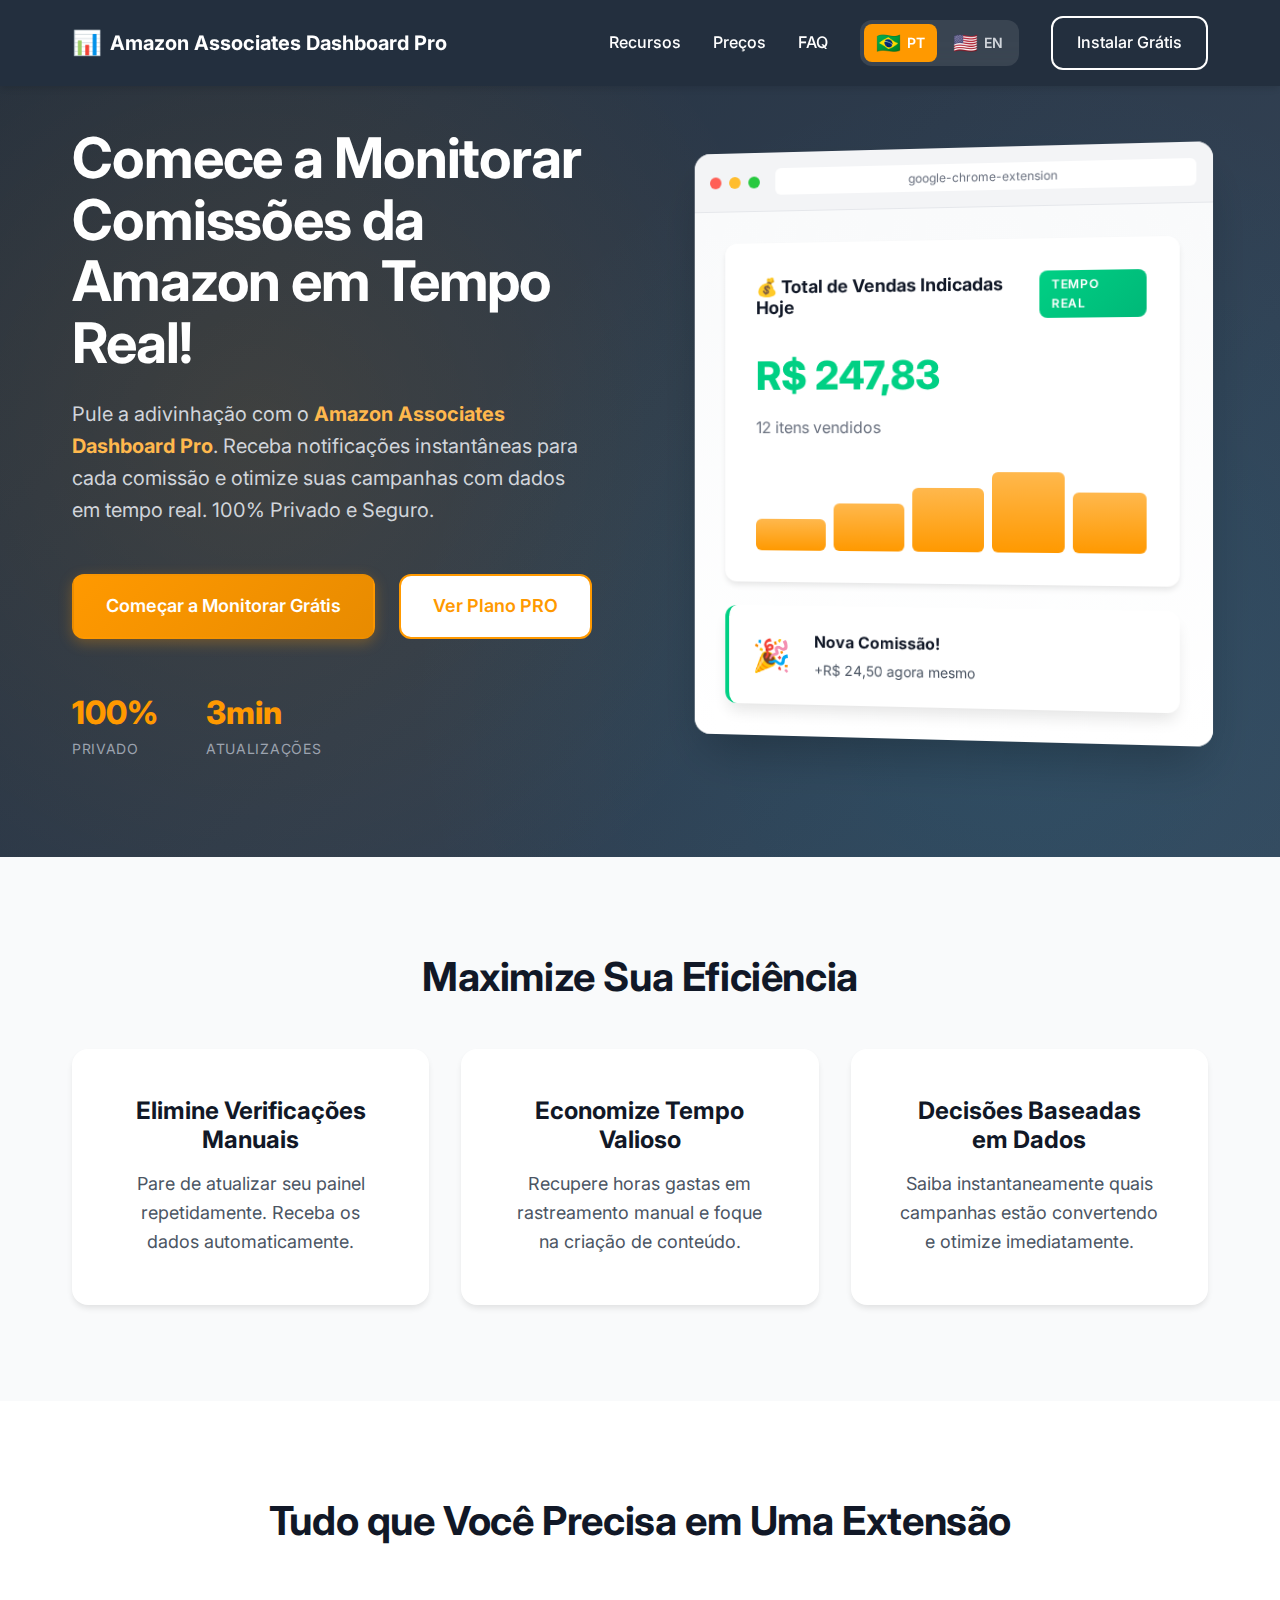
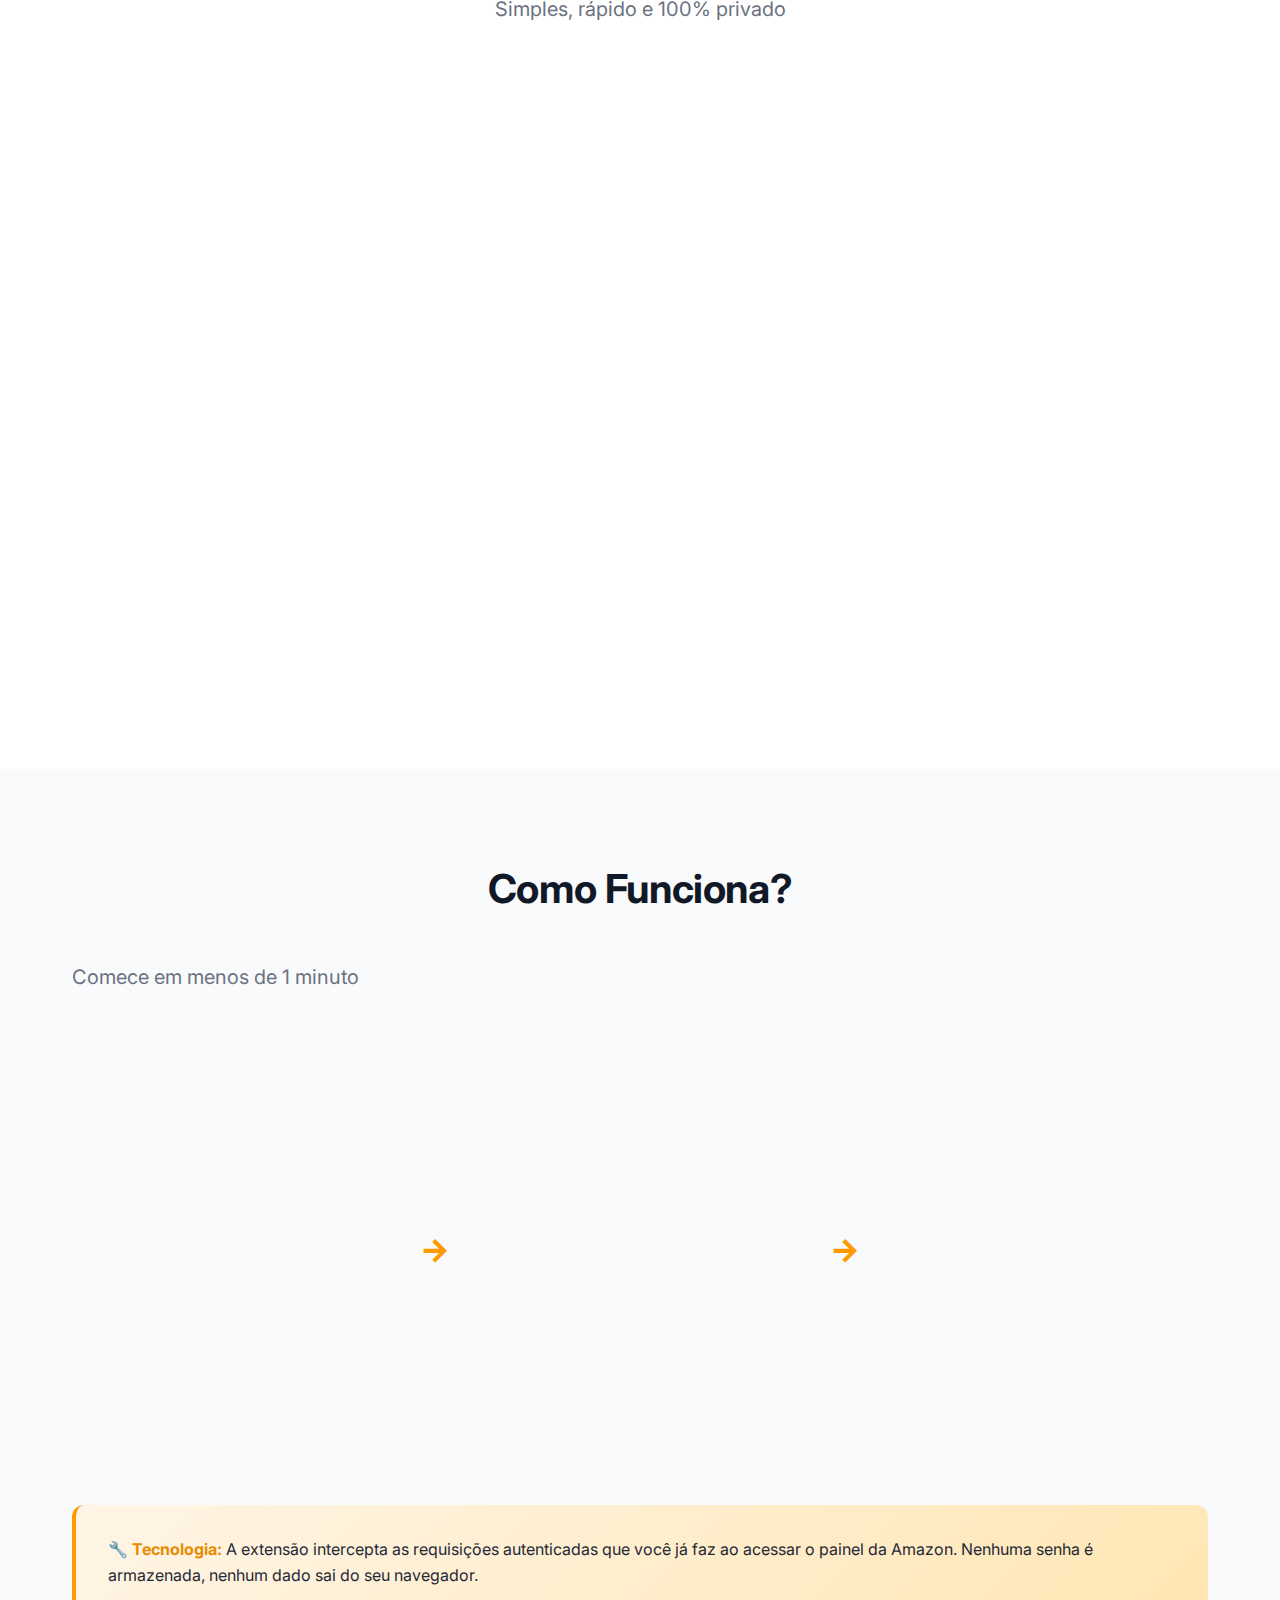
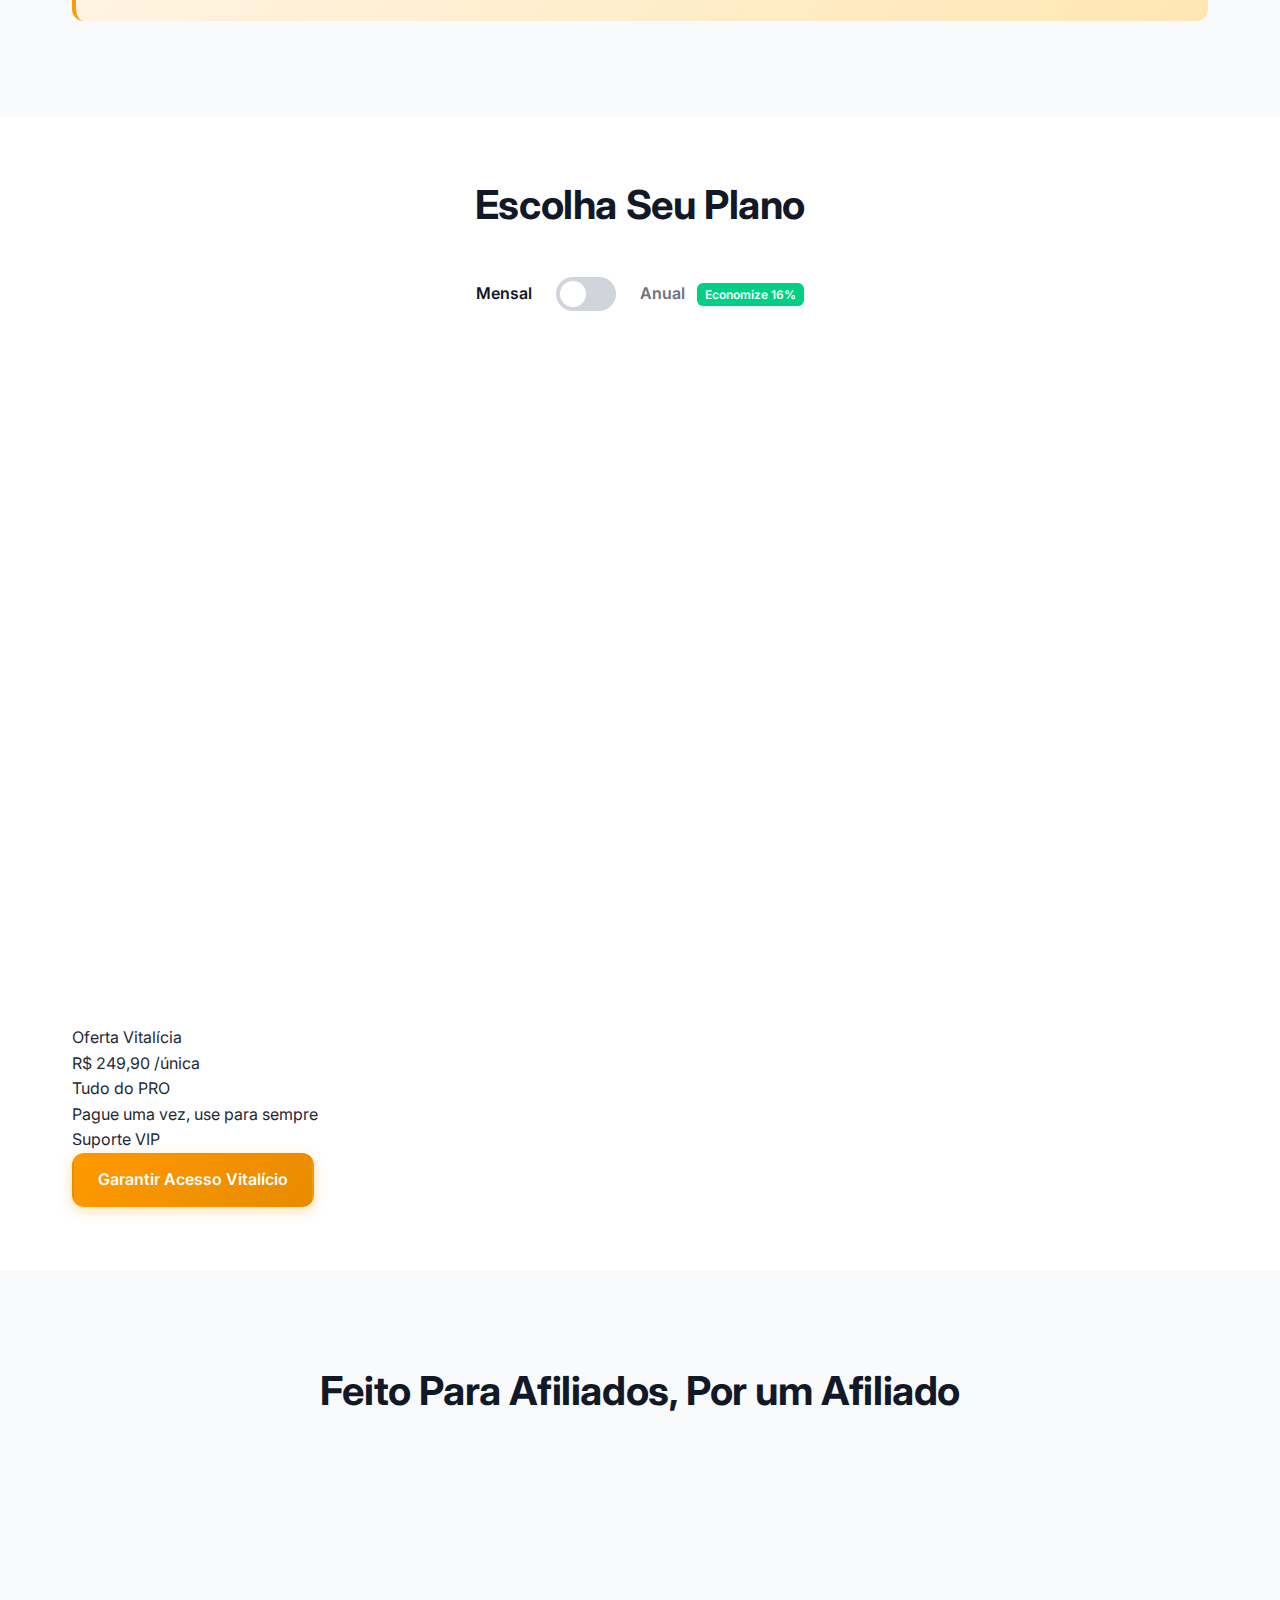
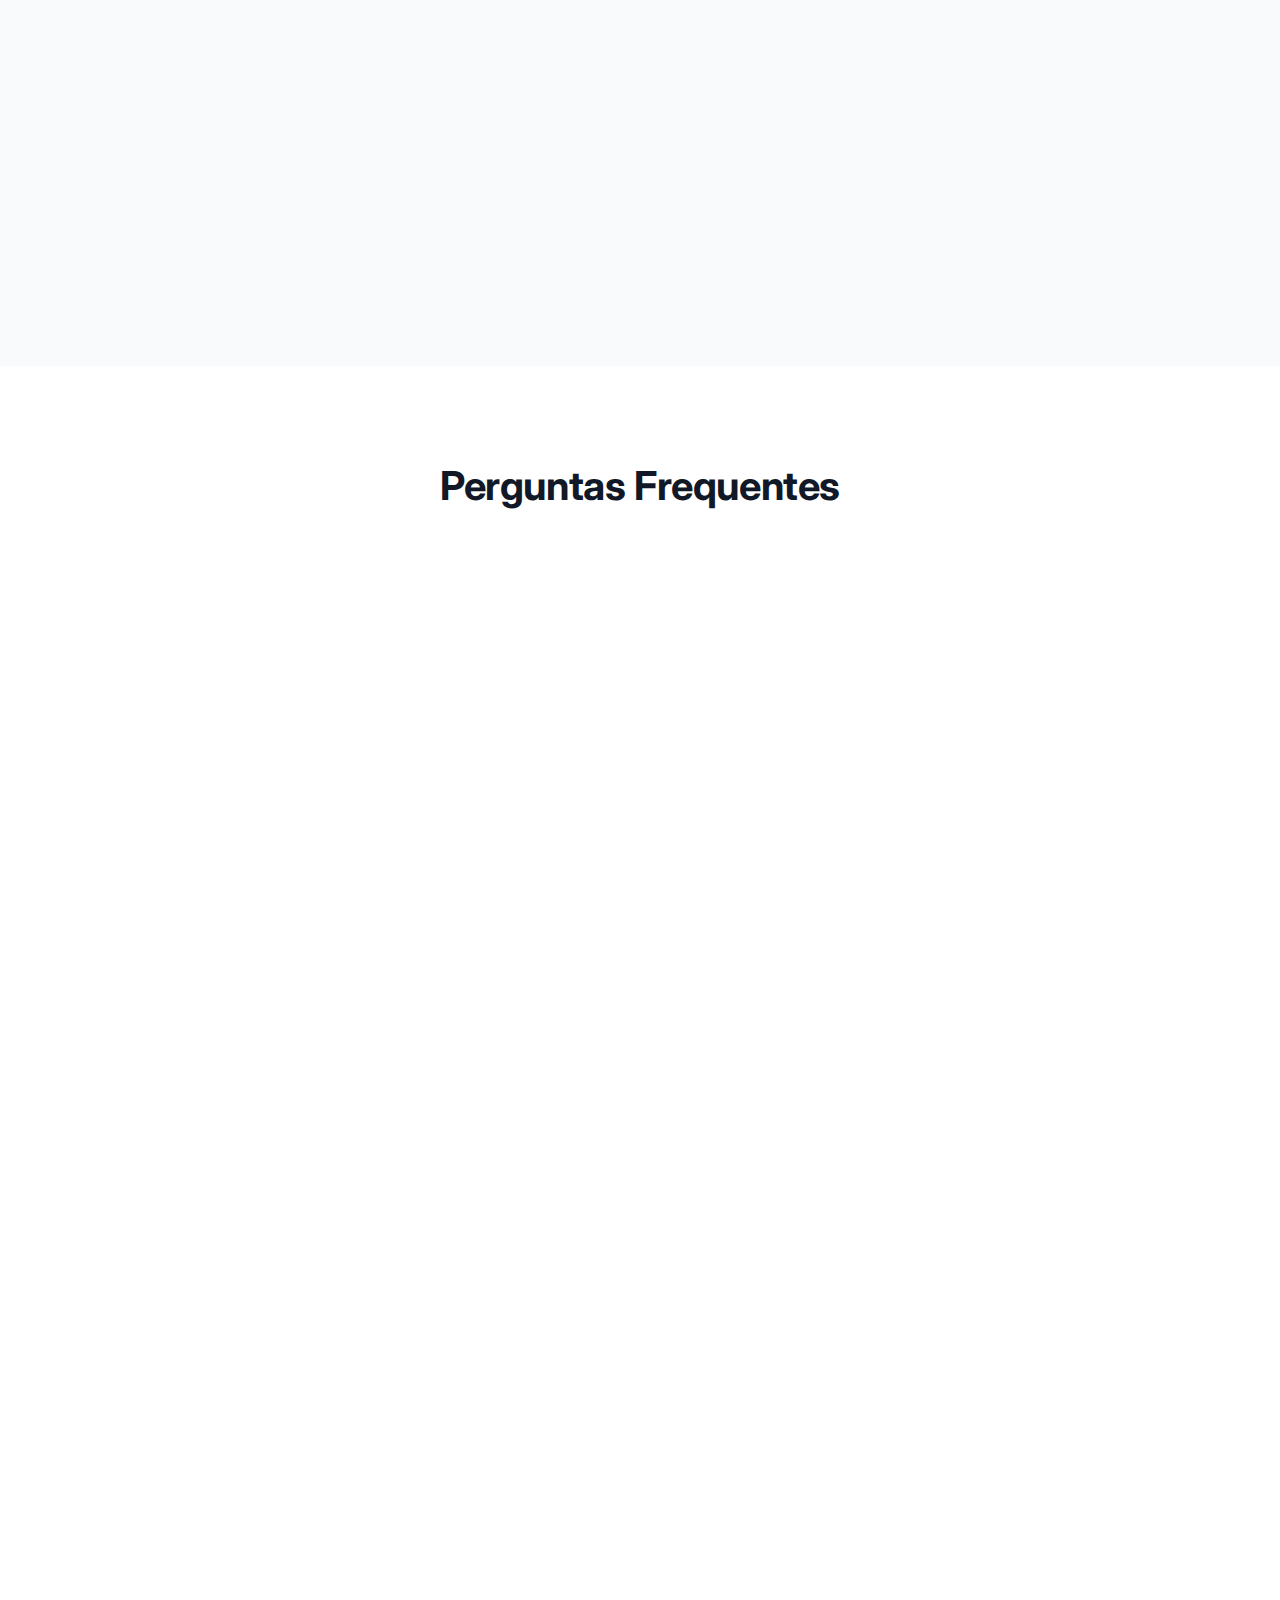
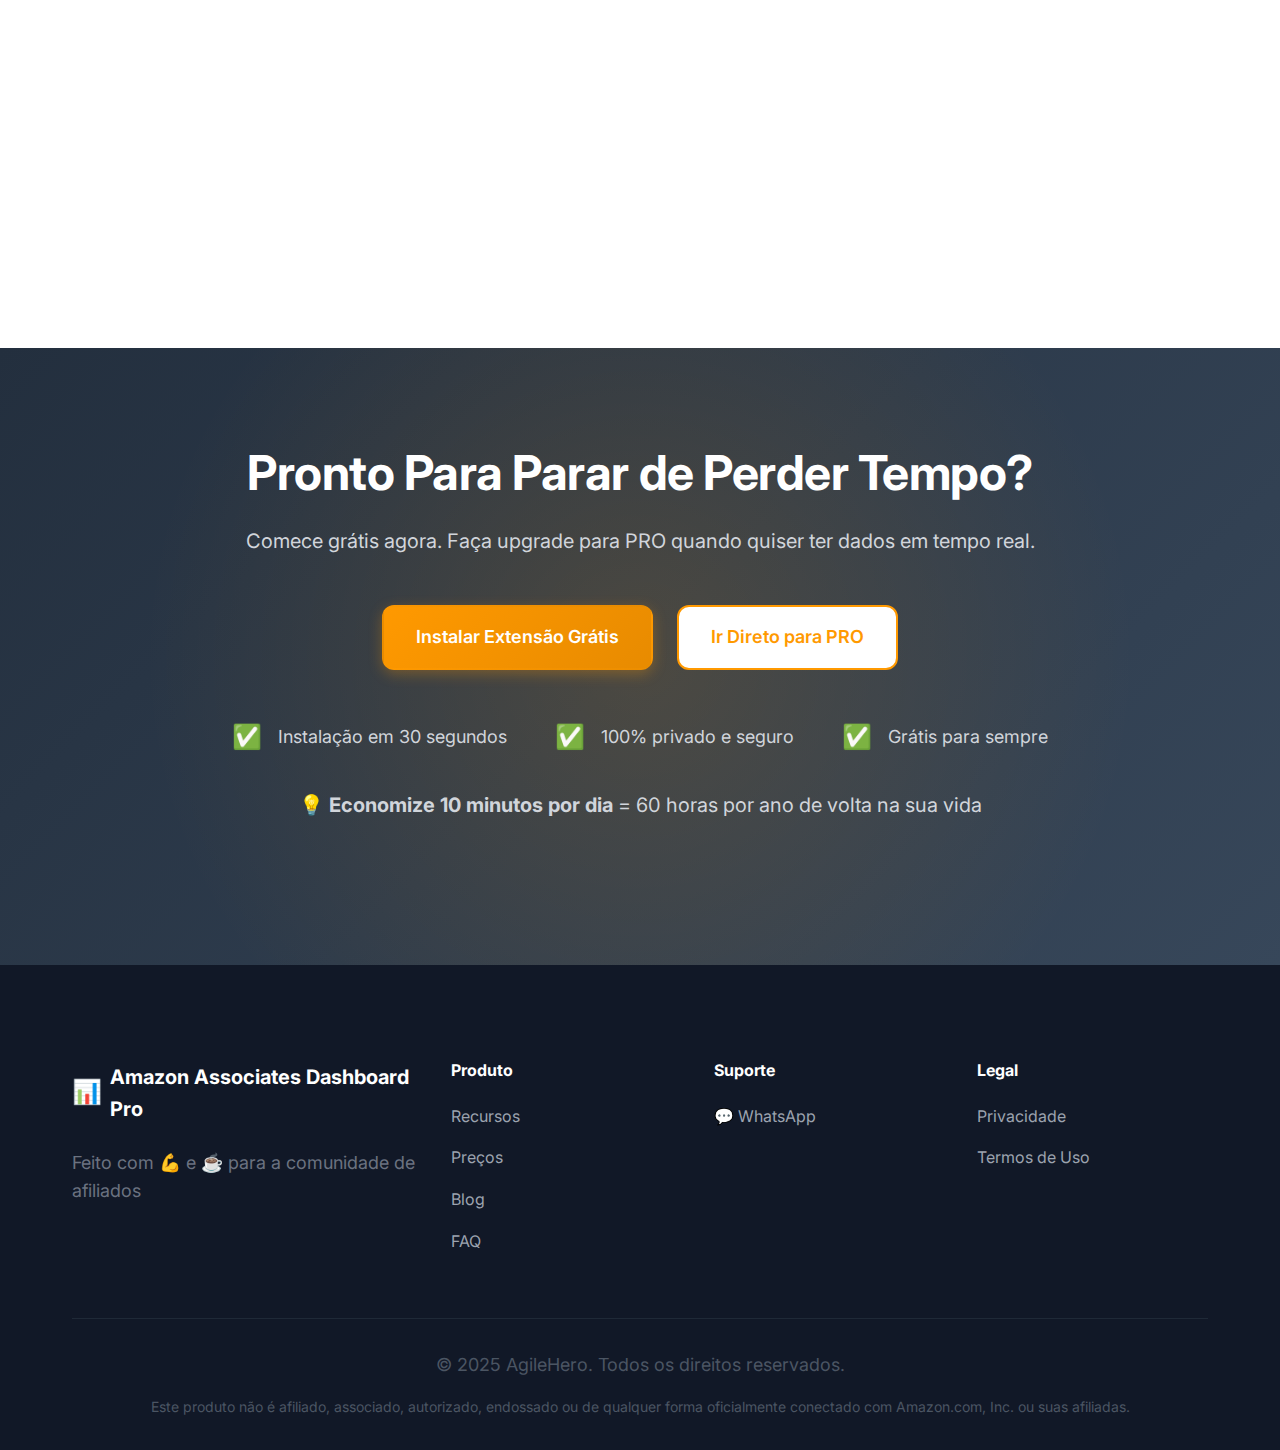
<file: index.html>
<!DOCTYPE html>
<html lang="pt-BR">
<head>
    <meta charset="UTF-8">
    <meta name="viewport" content="width=device-width, initial-scale=1.0">
    <meta name="description" content="Monitore Comissões da Amazon Associados em tempo real. Notificações instantâneas, dados automáticos e 100% privado. Grátis para sempre!">
    <title>Amazon Associates Dashboard Pro - Monitore Comissões em Tempo Real</title>
    <link rel="stylesheet" href="styles.css">
    <link rel="preconnect" href="https://fonts.googleapis.com">
    <link rel="preconnect" href="https://fonts.gstatic.com" crossorigin>
    <link href="https://fonts.googleapis.com/css2?family=Inter:wght@300;400;500;600;700;800&display=swap" rel="stylesheet">
    <!-- Google tag (gtag.js) -->
<script async src="https://www.googletagmanager.com/gtag/js?id=G-SMFSHMH4WF"></script>
<script>
  window.dataLayer = window.dataLayer || [];
  function gtag(){dataLayer.push(arguments);}
  gtag('js', new Date());

  gtag('config', 'G-SMFSHMH4WF');
</script>
<script>
function gtag_report_conversion(url) {
  var callback = function () {
    if (typeof(url) != 'undefined') {
      window.location = url;
    }
  };
  gtag('event', 'conversion', {
      'send_to': 'AW-17595225654/VTV1CJfQ1qAbELash8ZB',
      'value': 1.0,
      'currency': 'BRL',
      'event_callback': callback
  });
  return false;
}
</script>
</head>
<body>
    <!-- Hero Section -->
    <header class="hero">
        <nav class="nav">
            <div class="container nav-container">
                <div class="logo">
                    <span class="logo-icon">📊</span>
                    <span class="logo-text">Amazon Associates Dashboard Pro</span>
                </div>
                <div class="nav-links">
                    <a href="#features">Recursos</a>
                    <a href="#pricing">Preços</a>
                    <a href="#faq">FAQ</a>
                    <div class="language-selector">
                        <a href="index.html" class="lang-option active" data-lang="pt">
                            <span class="flag">🇧🇷</span>
                            <span class="lang-text">PT</span>
                        </a>
                        <a href="index-en.html" class="lang-option" data-lang="en">
                            <span class="flag">🇺🇸</span>
                            <span class="lang-text">EN</span>
                        </a>
                    </div>
                    <a href="https://chromewebstore.google.com/detail/amazon-associates-dashboa/lmgafbcblmllgldhgdadahodfaenonhi" onclick="return gtag_report_conversion(this.href);" target="_blank" class="btn btn-primary-outline">Instalar Grátis</a>
                </div>
            </div>
        </nav>

        <div class="container hero-content">
            <div class="hero-text">
                <h1 class="hero-title">
                    Comece a Monitorar Comissões da Amazon em Tempo Real!
                </h1>
                <p class="hero-subtitle">
                    Pule a adivinhação com o <strong>Amazon Associates Dashboard Pro</strong>. Receba notificações instantâneas para cada comissão e otimize suas campanhas com dados em tempo real.
                    100% Privado e Seguro.
                </p>
                <div class="hero-cta">
                    <a href="https://chromewebstore.google.com/detail/amazon-associates-dashboa/lmgafbcblmllgldhgdadahodfaenonhi" onclick="return gtag_report_conversion(this.href);" target="_blank" class="btn btn-primary btn-large">
                        Começar a Monitorar Grátis
                    </a>
                    <a href="#pricing" class="btn btn-secondary btn-large">
                        Ver Plano PRO
                    </a>
                </div>
                <div class="hero-stats">
                    <div class="stat">
                        <span class="stat-number">100%</span>
                        <span class="stat-label">Privado</span>
                    </div>
                    <div class="stat">
                        <span class="stat-number">5min</span>
                        <span class="stat-label">Atualizações</span>
                    </div>
                </div>
            </div>
            <div class="hero-image">
                <div class="browser-mockup">
                    <div class="browser-header">
                        <div class="browser-buttons">
                            <span class="dot red"></span>
                            <span class="dot yellow"></span>
                            <span class="dot green"></span>
                        </div>
                        <div class="browser-url">google-chrome-extension</div>
                    </div>
                    <div class="browser-content">
                        <div class="dashboard-preview">
                            <div class="preview-header">
                                <h3>💰 Total de Vendas Indicadas Hoje</h3>
                                <span class="preview-badge">Tempo Real</span>
                            </div>
                            <div class="preview-amount">R$ 247,83</div>
                            <div class="preview-items">12 itens vendidos</div>
                            <div class="preview-chart">
                                <div class="chart-bar" style="height: 40%"></div>
                                <div class="chart-bar" style="height: 60%"></div>
                                <div class="chart-bar" style="height: 80%"></div>
                                <div class="chart-bar" style="height: 100%"></div>
                                <div class="chart-bar" style="height: 75%"></div>
                            </div>
                        </div>
                        <div class="notification-preview">
                            <div class="notification">
                                <span class="notification-icon">🎉</span>
                                <div class="notification-content">
                                    <strong>Nova Comissão!</strong>
                                    <p>+R$ 24,50 agora mesmo</p>
                                </div>
                            </div>
                        </div>
                    </div>
                </div>
            </div>
        </div>

    </header>

    <!-- Problem Section -->
    <section class="problem-section">
        <div class="container">
            <h2 class="section-title">Maximize Sua Eficiência</h2>
            <div class="problem-grid">
                <div class="problem-card">
                    <!-- <div class="problem-icon">📉</div> -->
                    <h3>Elimine Verificações Manuais</h3>
                    <p>Pare de atualizar seu painel repetidamente. Receba os dados automaticamente.</p>
                </div>
                <div class="problem-card">
                    <!-- <div class="problem-icon">⏱️</div> -->
                    <h3>Economize Tempo Valioso</h3>
                    <p>Recupere horas gastas em rastreamento manual e foque na criação de conteúdo.</p>
                </div>
                <div class="problem-card">
                    <!-- <div class="problem-icon">📈</div> -->
                    <h3>Decisões Baseadas em Dados</h3>
                    <p>Saiba instantaneamente quais campanhas estão convertendo e otimize imediatamente.</p>
                </div>
            </div>
        </div>
    </section>

    <!-- Features Section -->
    <section id="features" class="features-section">
        <div class="container">
            <div class="section-header">
                <h2 class="section-title">Tudo que Você Precisa em Uma Extensão</h2>
                <p class="section-subtitle">Simples, rápido e 100% privado</p>
            </div>

            <div class="features-grid">
                <div class="feature-card">
                    <!-- <div class="feature-icon">📊</div> -->
                    <h3>Dashboard Completo</h3>
                    <p>Veja suas comissões de ontem, esta semana e este mês. Grátis para sempre!</p>
                </div>

                <div class="feature-card featured">
                    <div class="feature-badge">PRO</div>
                    <!-- <div class="feature-icon">⚡</div> -->
                    <h3>Vendas ao Vivo</h3>
                    <p>Não espere até amanhã. Acompanhe as comissões de HOJE com atualizações automáticas a cada 5 minutos</p>
                </div>

                <div class="feature-card featured">
                    <div class="feature-badge">PRO</div>
                    <!-- <div class="feature-icon">🔔</div> -->
                    <h3>Notificações Instantâneas</h3>
                    <p>O som do dinheiro caindo. Receba um alerta no navegador cada vez que alguém comprar pelo seu link</p>
                </div>

                <div class="feature-card">
                    <!-- <div class="feature-icon">🔒</div> -->
                    <h3>100% Privado</h3>
                    <p>Nenhum dado é enviado para servidores. Tudo funciona no SEU navegador</p>
                </div>

                <div class="feature-card">
                    <!-- <div class="feature-icon">⚙️</div> -->
                    <h3>Zero Configuração</h3>
                    <p>Instale e pronto! A extensão captura automaticamente seus dados da Amazon</p>
                </div>

                <div class="feature-card">
                    <!-- <div class="feature-icon">📌</div> -->
                    <h3>Modo Aba Pinnada</h3>
                    <p>Mantém uma aba fixa da Amazon aberta para verificações mais eficientes</p>
                </div>
            </div>
        </div>
    </section>

    <!-- How It Works Section -->
    <section class="how-it-works">
        <div class="container">
            <h2 class="section-title">Como Funciona?</h2>
            <p class="section-subtitle">Comece em menos de 1 minuto</p>

            <div class="steps">
                <div class="step">
                    <div class="step-number">1</div>
                    <div class="step-content">
                        <h3>Instale a Extensão</h3>
                        <p>Um clique na Chrome Web Store e pronto</p>
                    </div>
                </div>

                <div class="step-arrow">→</div>

                <div class="step">
                    <div class="step-number">2</div>
                    <div class="step-content">
                        <h3>Acesse o Painel da Amazon Associados</h3>
                        <p>Visite associados.amazon.com.br (você já está logado)</p>
                    </div>
                </div>

                <div class="step-arrow">→</div>

                <div class="step">
                    <div class="step-number">3</div>
                    <div class="step-content">
                        <h3>Receba Notificações</h3>
                        <p>A extensão começa a monitorar automaticamente</p>
                    </div>
                </div>
            </div>

            <div class="tech-note">
                <strong>🔧 Tecnologia:</strong> A extensão intercepta as requisições autenticadas que você já faz ao acessar o painel da Amazon. 
                Nenhuma senha é armazenada, nenhum dado sai do seu navegador.
            </div>
        </div>
    </section>

    <!-- Pricing Section -->
    <section id="pricing" class="pricing-section">
        <div class="container">
            <h2 class="section-title">Escolha Seu Plano</h2>
            <p class="section-subtitle"></p>

            <div class="pricing-toggle">
                <span class="toggle-label active" data-period="monthly">Mensal</span>
                <label class="switch">
                    <input type="checkbox" id="pricingToggle">
                    <span class="slider"></span>
                </label>
                <span class="toggle-label" data-period="annual">
                    Anual 
                    <span class="save-badge">Economize 16%</span>
                </span>
            </div>

            <div class="pricing-grid">
                <!-- FREE Plan -->
                <div class="pricing-card">
                    <div class="pricing-header">
                        <h3>FREE</h3>
                        <div class="price">
                            <span class="price-currency">R$</span>
                            <span class="price-amount">0</span>
                            <span class="price-period">/sempre</span>
                        </div>
                    </div>
                    <ul class="pricing-features">
                        <li class="included">✅ Dashboard de vendas</li>
                        <li class="included">✅ Dados de <strong>ontem</strong></li>
                        <li class="included">✅ Dados de <strong>esta semana</strong></li>
                        <li class="included">✅ Dados de <strong>este mês</strong></li>
                        <li class="included">✅ 100% privado</li>
                        <li class="included">✅ Atualizações automáticas</li>
                        <li class="not-included">❌ Dados de hoje</li>
                        <li class="not-included">❌ Notificações instantâneas</li>
                    </ul>
                    <a href="https://chromewebstore.google.com/detail/amazon-associates-dashboa/lmgafbcblmllgldhgdadahodfaenonhi" onclick="return gtag_report_conversion(this.href);" target="_blank" class="btn btn-secondary btn-block">Instalar Grátis</a>
                </div>

                <!-- PRO Plan -->
                <div class="pricing-card featured">
                    <div class="pricing-badge">MAIS POPULAR</div>
                    <div class="pricing-header">
                        <h3>PRO</h3>
                        <div class="price" id="proPrice">
                            <span class="price-currency">R$</span>
                            <span class="price-amount">9,90</span>
                            <span class="price-period">/mês</span>
                        </div>
                        <div class="price-note" id="priceNote">Se fizer uma indicação a mais, já se pagou.</div>
                    </div>
                    <ul class="pricing-features">
                        <li class="included">✅ <strong>Tudo do FREE</strong></li>
                        <li class="included highlight">✅ Vendas de <strong>HOJE</strong> em tempo real</li>
                        <li class="included highlight">✅ Notificações instantâneas</li>
                        <li class="included highlight">✅ Atualizações a cada 5 minutos</li>
                        <li class="included">✅ Modo aba pinnada</li>
                        <li class="included">✅ Suporte prioritário</li>
                        <li class="included">✅ Acesso antecipado a novos países</li>
                    </ul>
                    <a href="https://buy.stripe.com/3cI14o5uF9KxarL6Xj9k40d" onclick="return gtag_report_conversion(this.href);" class="btn btn-primary btn-block" id="proPriceBtn">
                        Assinar PRO Mensal
                    </a>
                    <p class="money-back">💰 Cancele quando quiser, sem complicação</p>
                </div>
            </div>

            <!-- Lifetime Deal Banner -->
            <div class="lifetime-banner">
                <div class="lifetime-content">
                    <div class="lifetime-header">
                        <div class="lifetime-title">Oferta Vitalícia</div>
                        <div class="lifetime-price-tag">
                            <span class="lifetime-amount">R$ 249,90</span>
                            <span class="lifetime-period">/única</span>
                        </div>
                    </div>
                    
                    <div class="lifetime-features-inline">
                        <div class="lifetime-feature-dot">Tudo do PRO</div>
                        <div class="lifetime-feature-dot">Pague uma vez, use para sempre</div>
                        <div class="lifetime-feature-dot">Suporte VIP</div>
                    </div>
                    
                    <div class="lifetime-cta">
                        <a href="https://buy.stripe.com/bJeeVef5f9Kx1VfdlH9k40f" onclick="return gtag_report_conversion(this.href);" class="btn btn-primary">
                            Garantir Acesso Vitalício
                        </a>
                    </div>
                </div>
            </div>
        </div>
    </section>

    <!-- Social Proof Section -->
    <section class="social-proof">
        <div class="container">
            <h2 class="section-title">Feito Para Afiliados, Por um Afiliado</h2>
            
            <div class="testimonials">
                <div class="testimonial">
                    <div class="testimonial-stars">⭐⭐⭐⭐⭐</div>
                    <p class="testimonial-text">"Antes eu abria o painel da Amazon Associados umas 15 vezes por dia. Agora só abro quando recebo a notificação de comissão. Economizo muito tempo!"</p>
                    <div class="testimonial-author">
                        <div class="author-avatar">M</div>
                        <div class="author-info">
                            <strong>Marcos S.</strong>
                            <span>Afiliado há 3 anos</span>
                        </div>
                    </div>
                </div>

                <div class="testimonial">
                    <div class="testimonial-stars">⭐⭐⭐⭐⭐</div>
                    <p class="testimonial-text">"A melhor parte é não precisar fazer login em nenhum lugar. A extensão usa minha sessão da Amazon que já está aberta. Genial!"</p>
                    <div class="testimonial-author">
                        <div class="author-avatar">C</div>
                        <div class="author-info">
                            <strong>Carla F.</strong>
                            <span>Marketing Digital</span>
                        </div>
                    </div>
                </div>

                <div class="testimonial">
                    <div class="testimonial-stars">⭐⭐⭐⭐⭐</div>
                    <p class="testimonial-text">"Por R$ 9,90/mês ter dados em tempo real e notificações é um no-brainer. Vale cada centavo!"</p>
                    <div class="testimonial-author">
                        <div class="author-avatar">R</div>
                        <div class="author-info">
                            <strong>Rafael M.</strong>
                            <span>YouTuber de Tech</span>
                        </div>
                    </div>
                </div>
            </div>
        </div>
    </section>

    <!-- FAQ Section -->
    <section id="faq" class="faq-section">
        <div class="container">
            <h2 class="section-title">Perguntas Frequentes</h2>
            
            <div class="faq-grid">
                <div class="faq-item">
                    <h3 class="faq-question">❓ Como a extensão funciona sem eu fazer login?</h3>
                    <p class="faq-answer">A extensão intercepta as requisições que você já faz quando acessa o painel da Amazon Associados. Ela captura os cookies e headers de autenticação da sua sessão ativa e os reutiliza para buscar os dados automaticamente. Nenhuma senha é armazenada!</p>
                </div>

                <div class="faq-item">
                    <h3 class="faq-question">🔒 Meus dados são seguros?</h3>
                    <p class="faq-answer">100% seguros! Nenhum dado sai do seu navegador. A extensão não tem backend, não envia informações para servidores. Tudo funciona localmente no Chrome usando a API oficial da Amazon que você já está autenticado.</p>
                </div>

                <div class="faq-item">
                    <h3 class="faq-question">🌍 Funciona em que países?</h3>
                    <p class="faq-answer">Atualmente apenas Brasil (associados.amazon.com.br). Mas já temos suporte pronto para EUA, Reino Unido, Alemanha, França, Itália, Espanha, Canadá, México, Japão e Austrália. Vou ativar conforme a demanda. Assinantes PRO têm acesso antecipado!</p>
                </div>

                <div class="faq-item">
                    <h3 class="faq-question">💰 Como funciona o pagamento?</h3>
                    <p class="faq-answer">O pagamento é processado pelo Stripe (mesma plataforma que Shopify, Slack, etc). Após assinar, você recebe a chave de licença. Cole nas configurações da extensão e pronto!</p>
                </div>

                <div class="faq-item">
                    <h3 class="faq-question">📱 Funciona no celular?</h3>
                    <p class="faq-answer">No momento apenas no Google Chrome desktop. Extensões do Chrome mobile têm limitações técnicas. Mas você pode acessar o painel da Amazon Associados pelo celular normalmente.</p>
                </div>

                <div class="faq-item">
                    <h3 class="faq-question">🎁 Como uso o cupom EARLYBIRD50?</h3>
                    <p class="faq-answer">No checkout do Stripe, clique em "Add promotion code" e digite EARLYBIRD50. Você terá 50% de desconto no primeiro pagamento (mensal ou anual).</p>
                </div>

                <div class="faq-item">
                    <h3 class="faq-question">🔄 Posso cancelar quando quiser?</h3>
                    <p class="faq-answer">Sim! Sem multas, sem burocracia. É só enviar uma mensagem no WhatsApp e eu cancelo na hora. Se preferir, pode gerenciar pelo portal do Stripe também.</p>
                </div>

                <div class="faq-item">
                    <h3 class="faq-question">⏰ Com que frequência os dados atualizam?</h3>
                    <p class="faq-answer">Plano FREE: dados históricos ficam em cache por 30 minutos. Plano PRO: dados de hoje atualizam a cada 5 minutos + notificações instantâneas quando há novas vendas.</p>
                </div>
            </div>
        </div>
    </section>

    <!-- CTA Section -->
    <section id="cta" class="cta-section">
        <div class="container">
            <div class="cta-content">
                <h2>Pronto Para Parar de Perder Tempo?</h2>
                <p>Comece grátis agora. Faça upgrade para PRO quando quiser ter dados em tempo real.</p>
                
                <div class="cta-buttons">
                    <a href="https://chromewebstore.google.com/detail/amazon-associates-dashboa/lmgafbcblmllgldhgdadahodfaenonhi" onclick="return gtag_report_conversion(this.href);" target="_blank" class="btn btn-primary btn-large">
                        Instalar Extensão Grátis
                    </a>
                    <a href="https://buy.stripe.com/bJeeVef5f9Kx1VfdlH9k40f" onclick="return gtag_report_conversion(this.href);" class="btn btn-secondary btn-large">
                        Ir Direto para PRO
                    </a>
                </div>

                <div class="cta-features">
                    <div class="cta-feature">
                        <span class="cta-icon">✅</span>
                        <span>Instalação em 30 segundos</span>
                    </div>
                    <div class="cta-feature">
                        <span class="cta-icon">✅</span>
                        <span>100% privado e seguro</span>
                    </div>
                    <div class="cta-feature">
                        <span class="cta-icon">✅</span>
                        <span>Grátis para sempre</span>
                    </div>
                </div>

                <p class="cta-note">
                    💡 <strong>Economize 10 minutos por dia</strong> = 60 horas por ano de volta na sua vida
                </p>
            </div>
        </div>
    </section>

    <!-- Footer -->
    <footer class="footer">
        <div class="container">
            <div class="footer-content">
                <div class="footer-brand">
                    <div class="logo">
                        <span class="logo-icon">📊</span>
                        <span class="logo-text">Amazon Associates Dashboard Pro</span>
                    </div>
                    <p>Feito com 💪 e ☕ para a comunidade de afiliados</p>
                </div>

                <div class="footer-column">
                    <h4>Produto</h4>
                    <a href="#features">Recursos</a>
                    <a href="#pricing">Preços</a>
                    <a href="blog/pt-br/index.html">Blog</a>
                    <a href="#faq">FAQ</a>
                </div>

                <div class="footer-column">
                    <h4>Suporte</h4>
                    <a href="https://api.whatsapp.com/send?phone=5511976079408" target="_blank">💬 WhatsApp</a>
                </div>

                <div class="footer-column">
                    <h4>Legal</h4>
                    <a href="privacy.html" target="_blank">Privacidade</a>
                    <a href="terms.html" target="_blank">Termos de Uso</a>
                </div>
            </div>

            <div class="footer-bottom">
                <p>&copy; 2025 AgileHero. Todos os direitos reservados.</p>
                <p class="footer-disclaimer">Este produto não é afiliado, associado, autorizado, endossado ou de qualquer forma oficialmente conectado com Amazon.com, Inc. ou suas afiliadas.</p>
            </div>
        </div>
    </footer>

    <script src="script.js"></script>
</body>
</html>
</file>
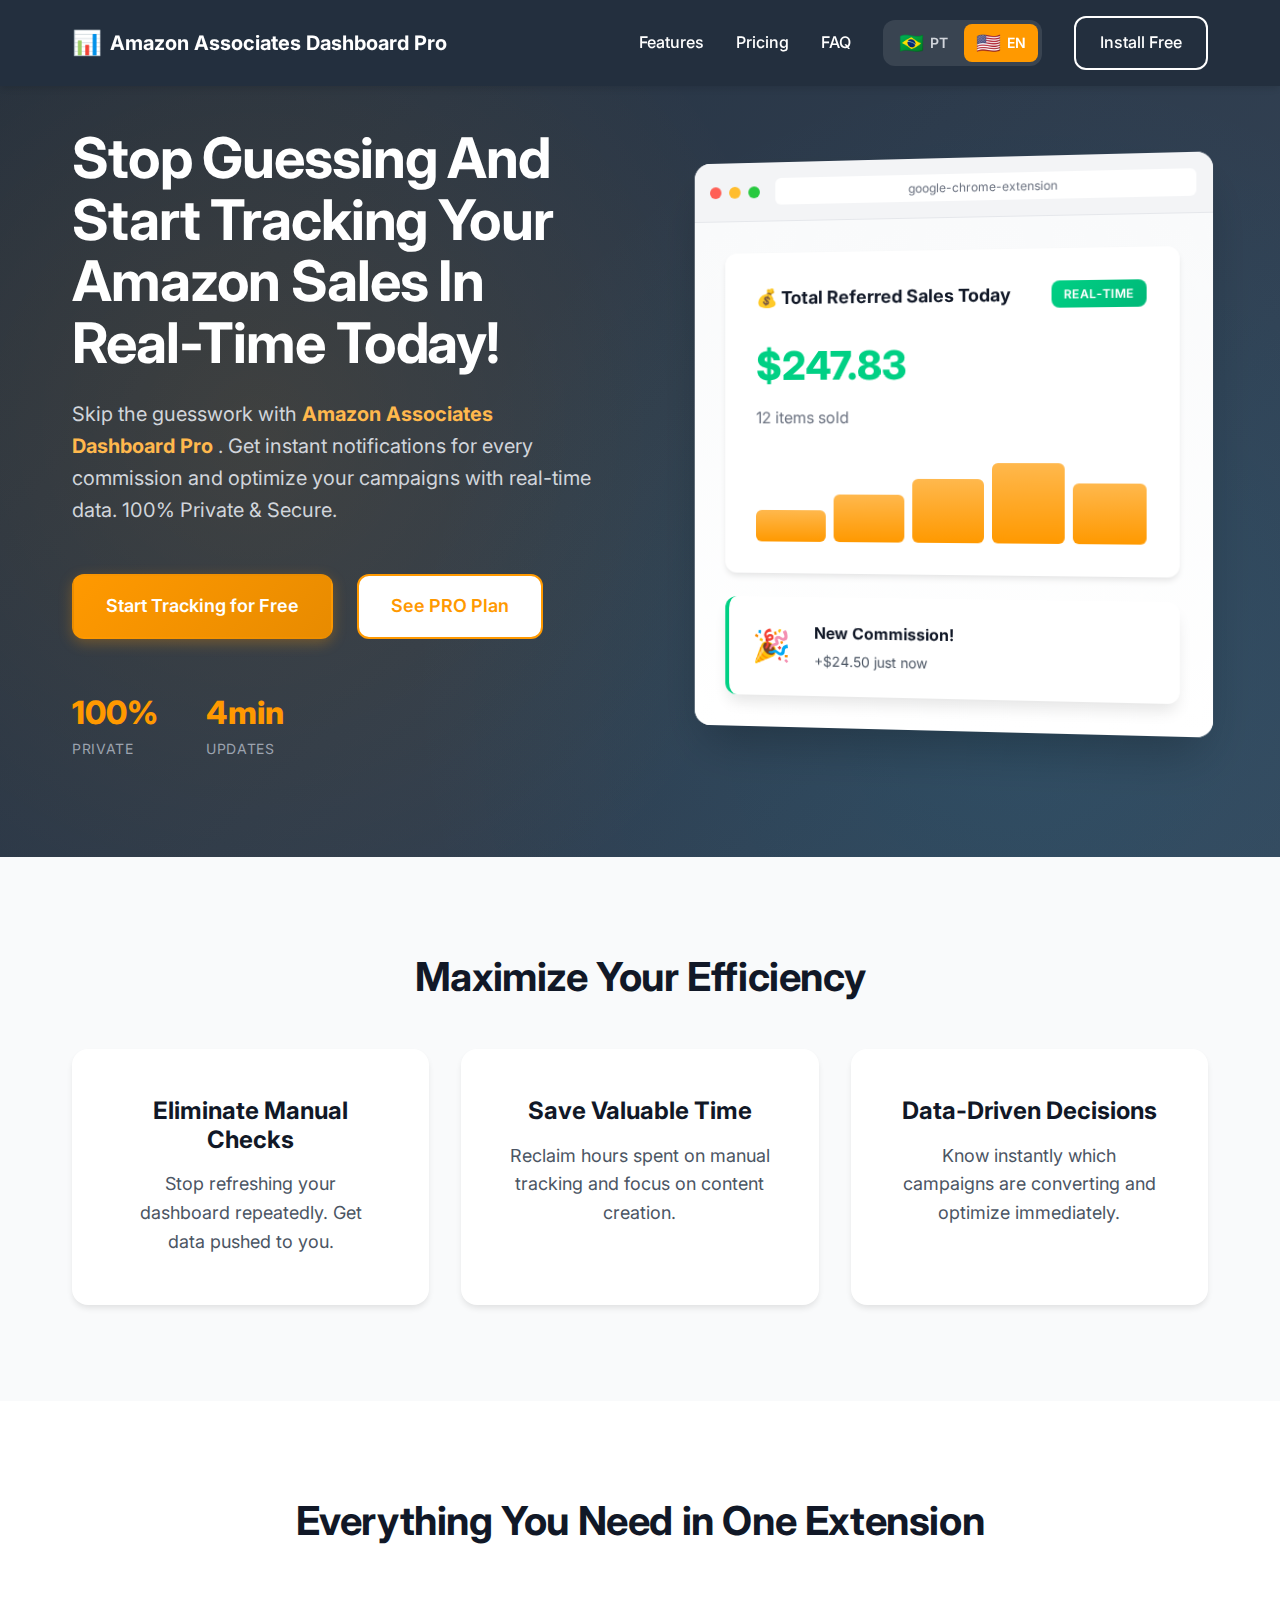
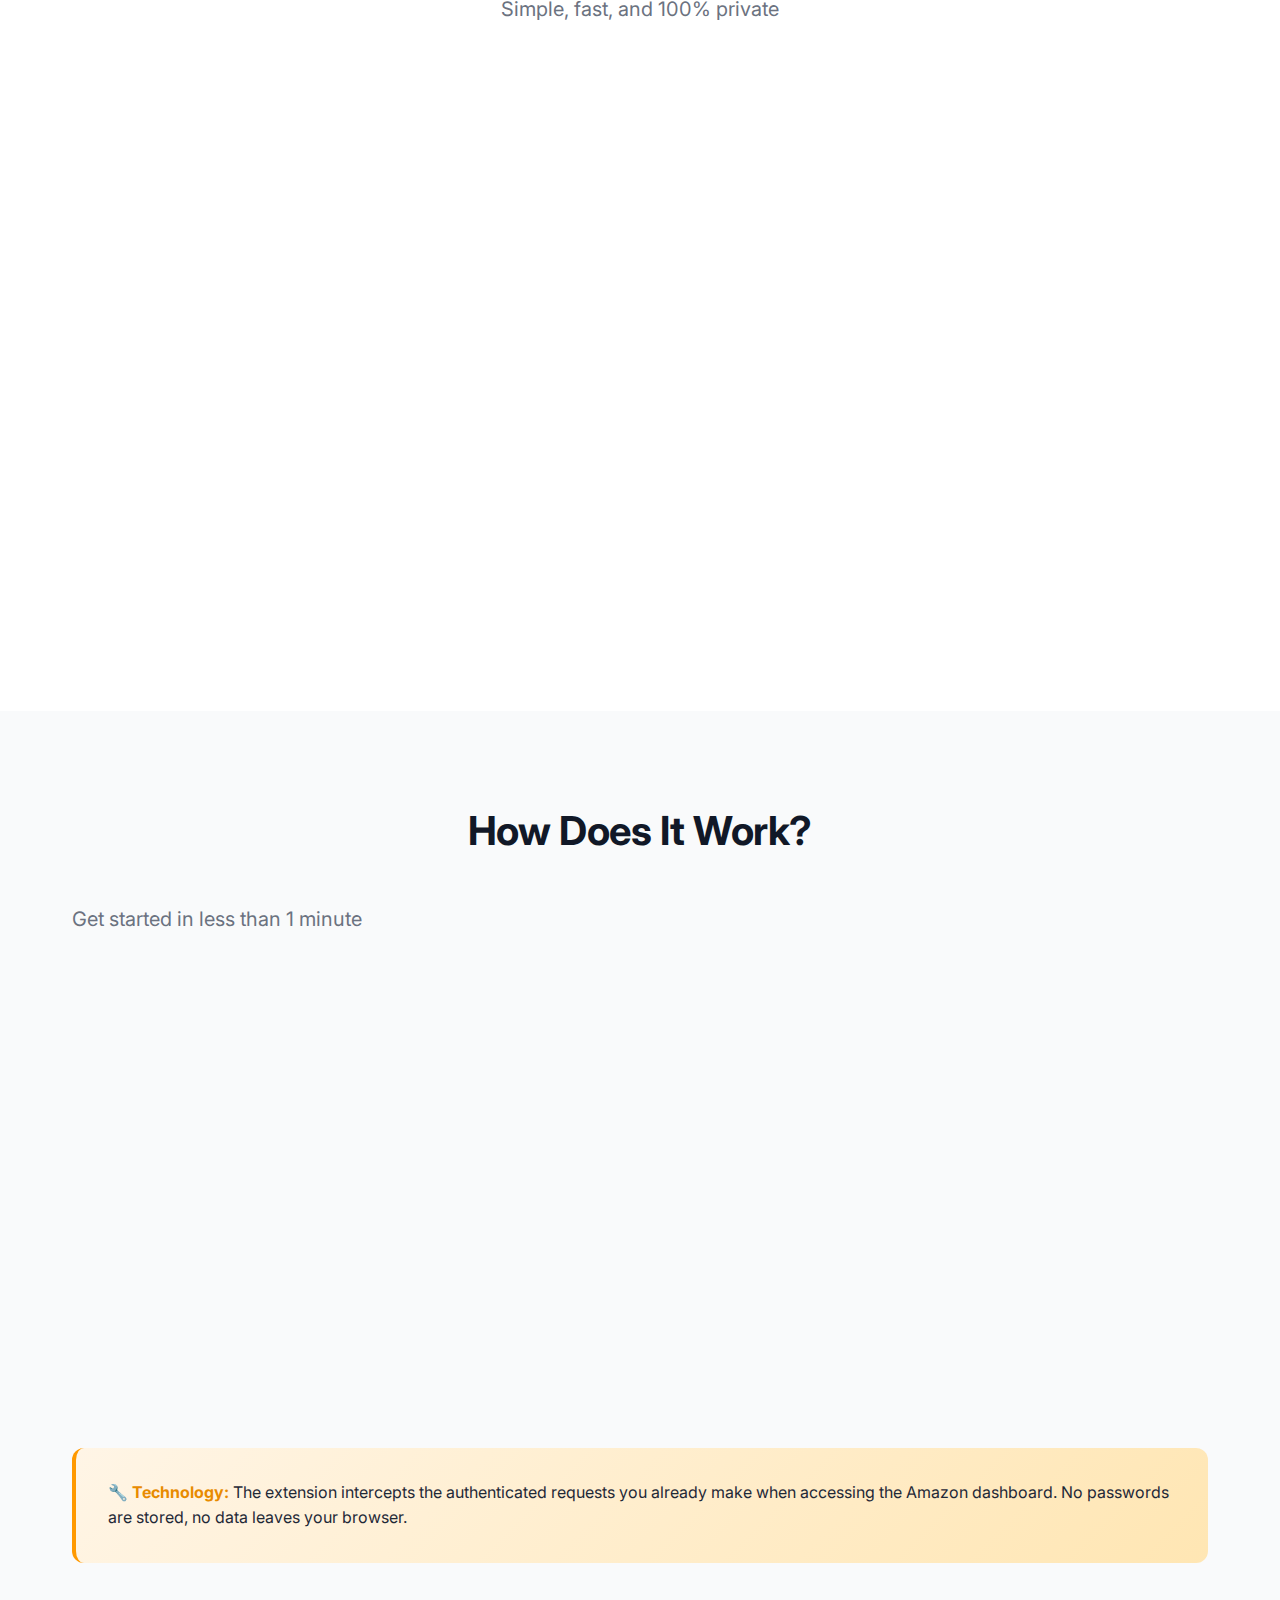
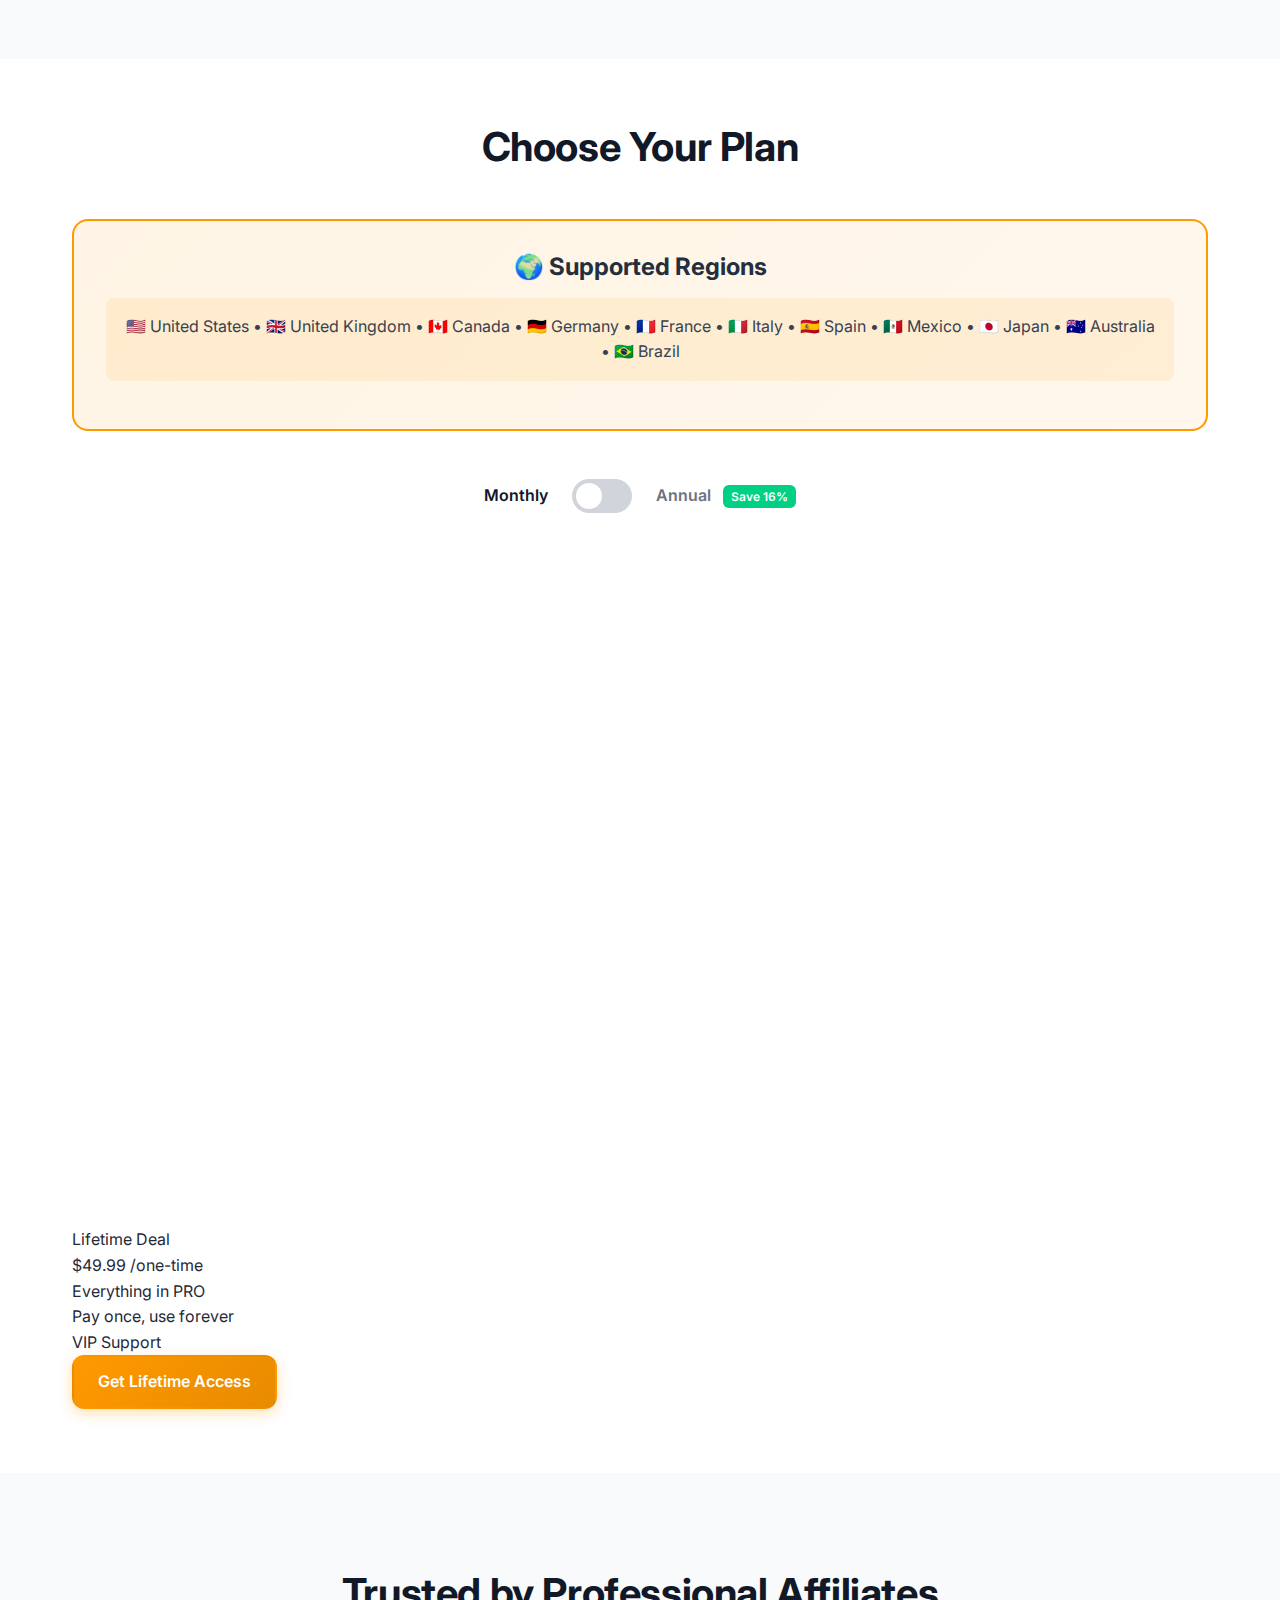
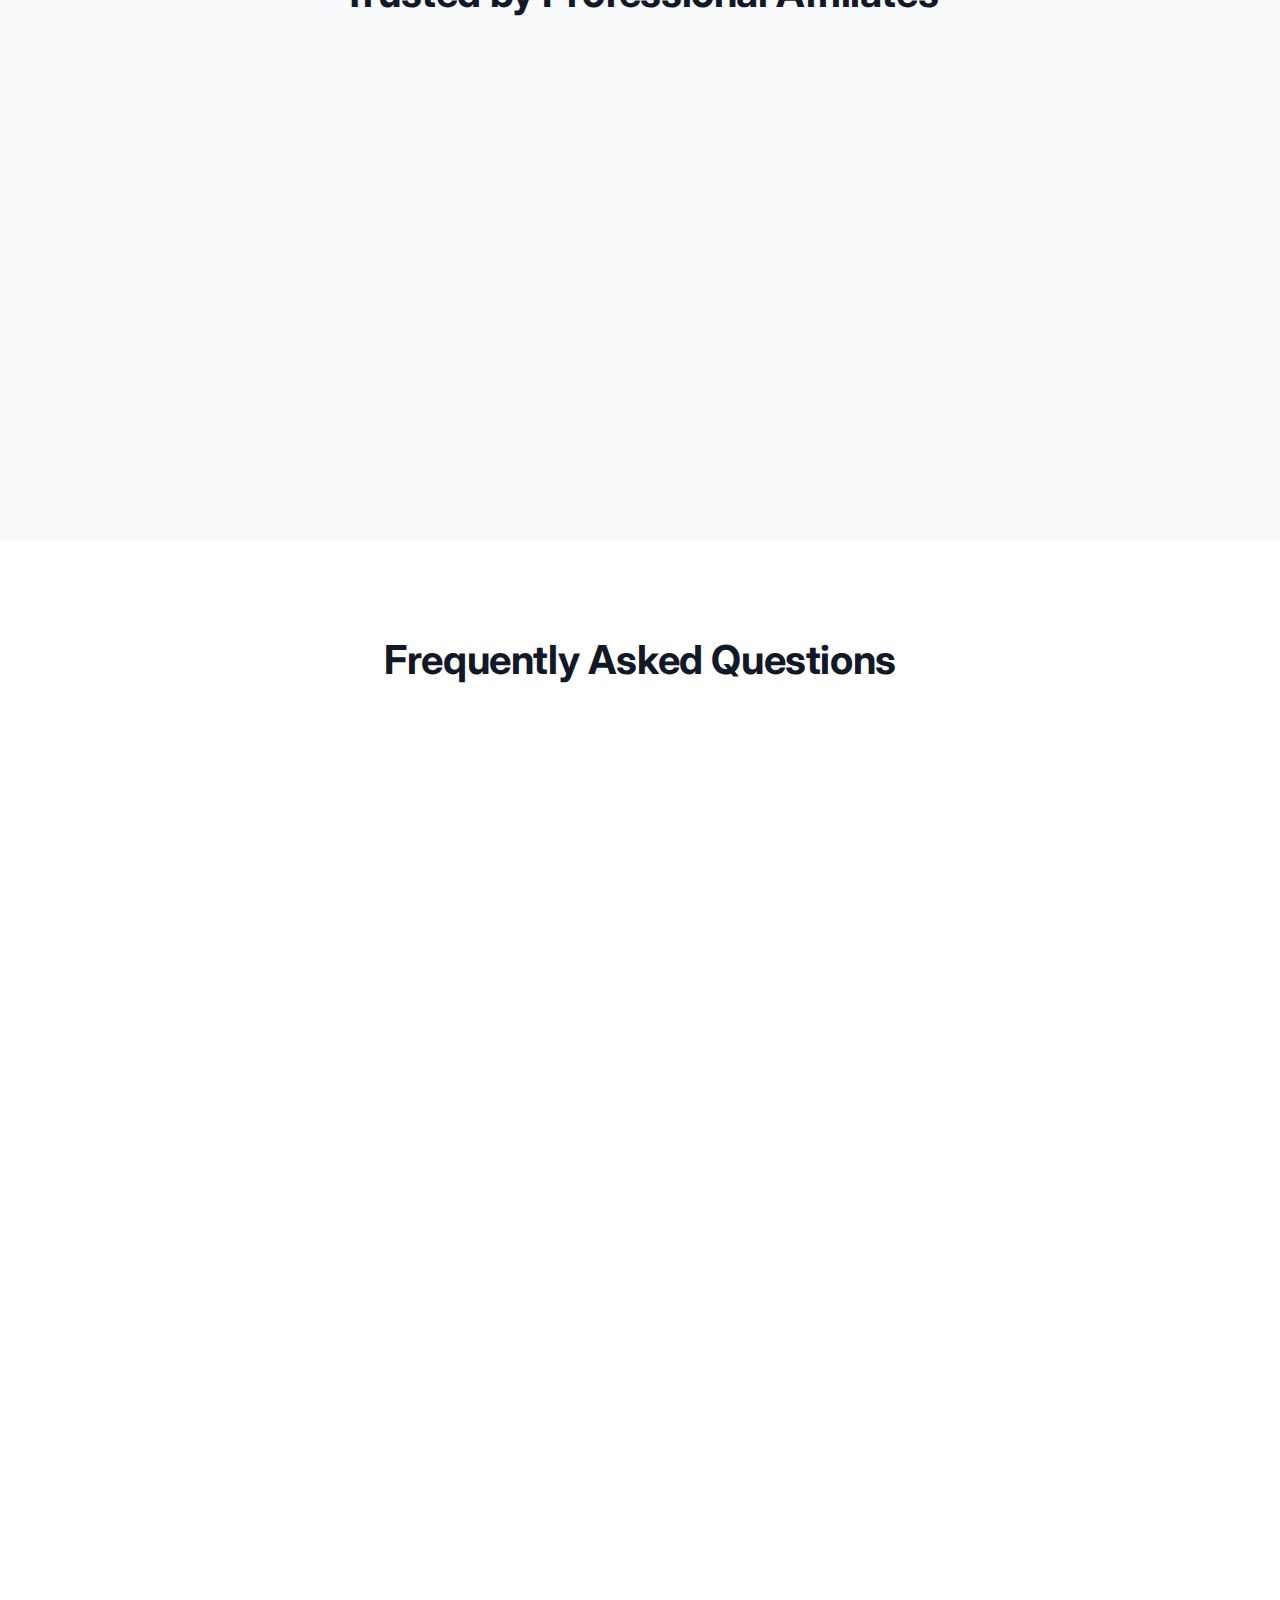
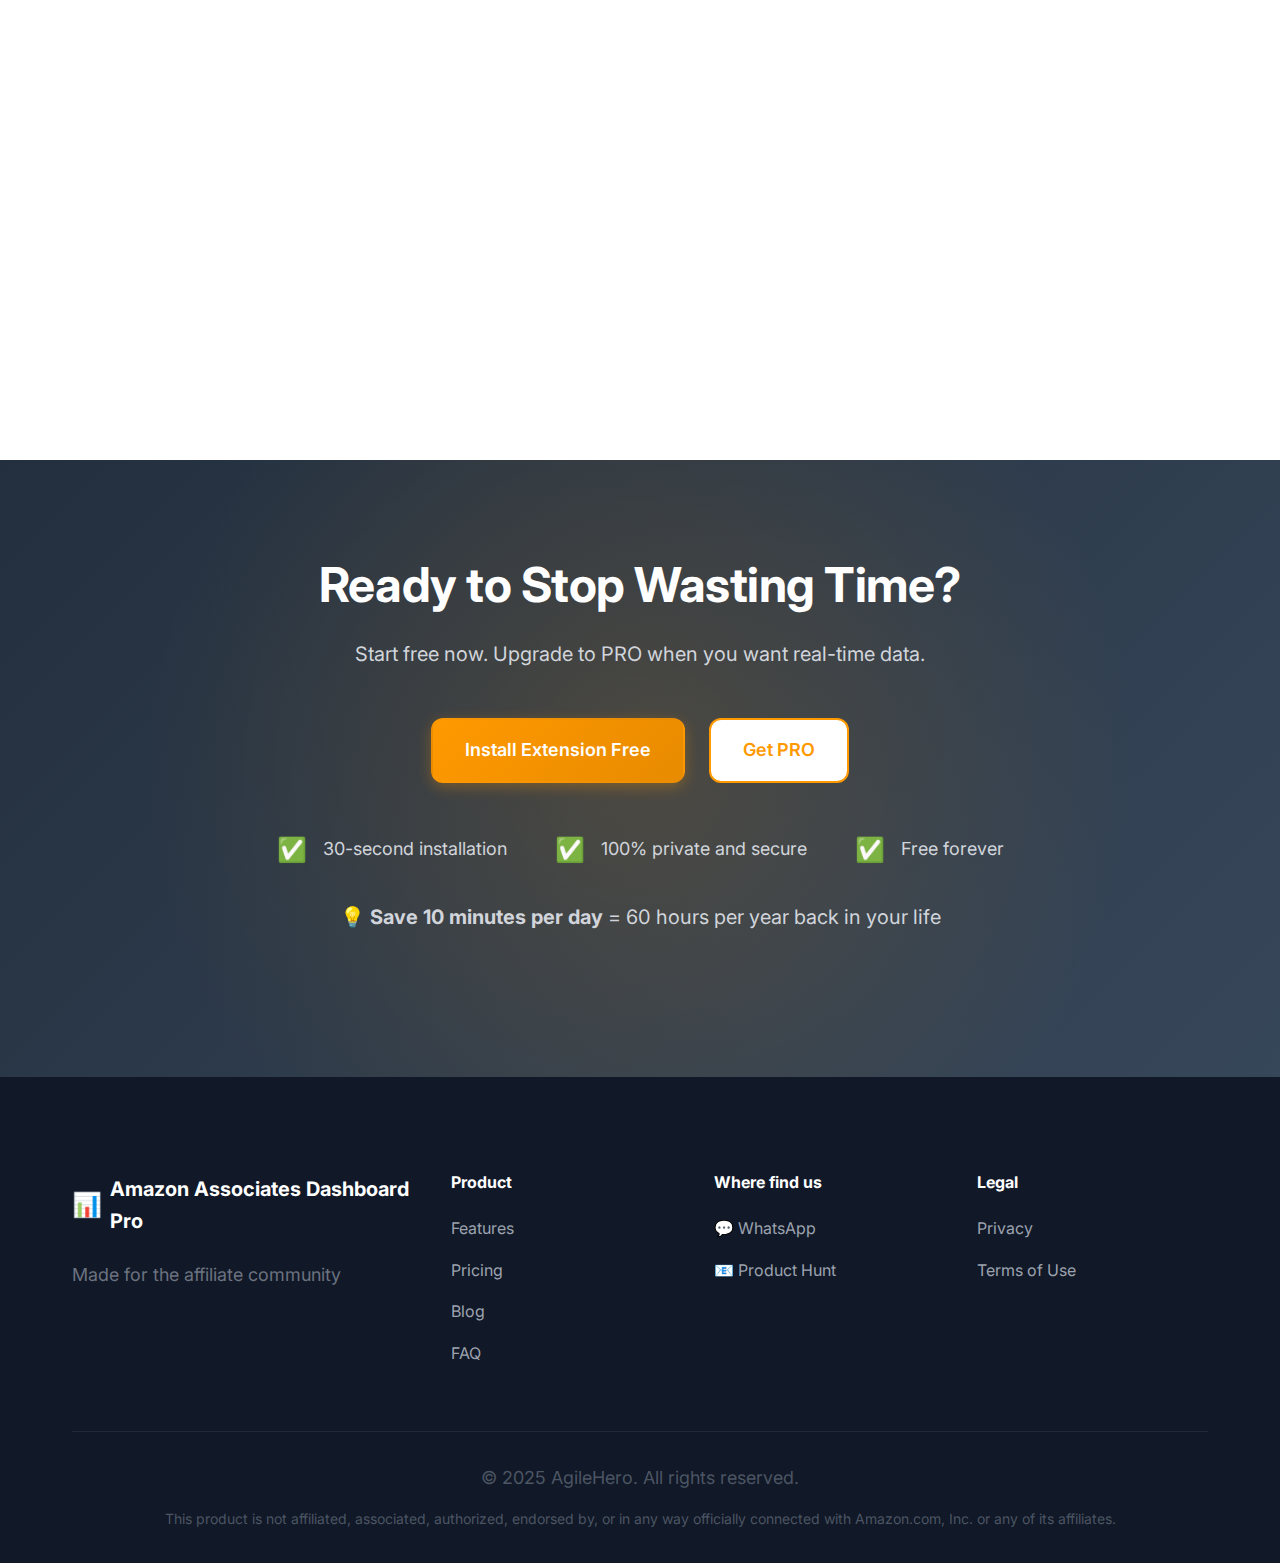
<file: en/index.html>
<!DOCTYPE html>
<html lang="en">

<head>
    <meta charset="UTF-8">
    <meta name="viewport" content="width=device-width, initial-scale=1.0">
    <meta name="description"
        content="Monitor your Amazon Associates earnings in real-time. Instant notifications, automatic data, and 100% private. Free forever!">
    <title>Amazon Associates Dashboard Pro
        - Monitor Your Sales in Real-Time</title>
    <link rel="stylesheet" href="../styles.css">
    <link rel="preconnect" href="https://fonts.googleapis.com">
    <link rel="preconnect" href="https://fonts.gstatic.com" crossorigin>
    <link href="https://fonts.googleapis.com/css2?family=Inter:wght@300;400;500;600;700;800&display=swap"
        rel="stylesheet">
    <!-- Google tag (gtag.js) -->
    <script async src="https://www.googletagmanager.com/gtag/js?id=G-SMFSHMH4WF"></script>
    <script>
        window.dataLayer = window.dataLayer || [];
        function gtag() { dataLayer.push(arguments); }
        gtag('js', new Date());

        gtag('config', 'G-SMFSHMH4WF');
    </script>
    <script>
        function gtag_report_conversion(url) {
          var callback = function () {
            if (typeof(url) != 'undefined') {
              window.location = url;
            }
          };
          gtag('event', 'conversion', {
              'send_to': 'AW-17595225654/VTV1CJfQ1qAbELash8ZB',
              'value': 1.0,
              'currency': 'BRL',
              'event_callback': callback
          });
          return false;
        }
    </script>
</head>

<body>
    <!-- Hero Section -->
    <header class="hero">
        <nav class="nav">
            <div class="container nav-container">
                <div class="logo">
                    <span class="logo-icon">📊</span>
                    <span class="logo-text">Amazon Associates Dashboard Pro
                    </span>
                </div>
                <div class="nav-links">
                    <a href="#features">Features</a>
                    <a href="#pricing">Pricing</a>
                    <a href="#faq">FAQ</a>
                    <div class="language-selector">
                        <a href="../index.html" class="lang-option" data-lang="pt">
                            <span class="flag">🇧🇷</span>
                            <span class="lang-text">PT</span>
                        </a>
                        <a href="#" class="lang-option active" data-lang="en">
                            <span class="flag">🇺🇸</span>
                            <span class="lang-text">EN</span>
                        </a>
                    </div>
                    <a href="https://chromewebstore.google.com/detail/amazon-associates-dashboa/lmgafbcblmllgldhgdadahodfaenonhi" onclick="return gtag_report_conversion(this.href);"
                        target="_blank" class="btn btn-primary-outline">Install Free</a>
                </div>
            </div>
        </nav>

        <div class="container hero-content">
            <div class="hero-text">
                <h1 class="hero-title">
                    Stop Guessing And Start Tracking Your Amazon Sales In Real-Time Today!
                </h1>
                <p class="hero-subtitle">
                    Skip the guesswork with <strong>Amazon Associates Dashboard Pro
                    </strong>. Get instant notifications for every commission and optimize your campaigns with real-time
                    data.
                    100% Private & Secure.
                </p>
                <div class="hero-cta">
                    <a href="https://chromewebstore.google.com/detail/amazon-associates-dashboa/lmgafbcblmllgldhgdadahodfaenonhi" onclick="return gtag_report_conversion(this.href);"
                        target="_blank" class="btn btn-primary btn-large">
                        Start Tracking for Free
                    </a>
                    <a href="#pricing" class="btn btn-secondary btn-large">
                        See PRO Plan
                    </a>
                </div>
                <div class="hero-stats">
                    <div class="stat">
                        <span class="stat-number">100%</span>
                        <span class="stat-label">Private</span>
                    </div>
                    <div class="stat">
                        <span class="stat-number">5min</span>
                        <span class="stat-label">Updates</span>
                    </div>
                </div>
            </div>
            <div class="hero-image">
                <div class="browser-mockup">
                    <div class="browser-header">
                        <div class="browser-buttons">
                            <span class="dot red"></span>
                            <span class="dot yellow"></span>
                            <span class="dot green"></span>
                        </div>
                        <div class="browser-url">google-chrome-extension</div>
                    </div>
                    <div class="browser-content">
                        <div class="dashboard-preview">
                            <div class="preview-header">
                                <h3>💰 Total Referred Sales Today</h3>
                                <span class="preview-badge">Real-Time</span>
                            </div>
                            <div class="preview-amount">$247.83</div>
                            <div class="preview-items">12 items sold</div>
                            <div class="preview-chart">
                                <div class="chart-bar" style="height: 40%"></div>
                                <div class="chart-bar" style="height: 60%"></div>
                                <div class="chart-bar" style="height: 80%"></div>
                                <div class="chart-bar" style="height: 100%"></div>
                                <div class="chart-bar" style="height: 75%"></div>
                            </div>
                        </div>
                        <div class="notification-preview">
                            <div class="notification">
                                <span class="notification-icon">🎉</span>
                                <div class="notification-content">
                                    <strong>New Commission!</strong>
                                    <p>+$24.50 just now</p>
                                </div>
                            </div>
                        </div>
                    </div>
                </div>
            </div>

            <!-- Video Section -->
            <!-- <div class="container video-section" style="margin-top: 4rem; text-align: center;">
            <div class="video-placeholder" style="background: #f0f0f0; border-radius: 12px; padding: 4rem 2rem; border: 2px dashed #ccc;">
                <h3>🎥 See Amazon Associates Dashboard Pro
 in Action</h3>
                <p>Watch how it works (Video Coming Soon)</p>
            </div>
        </div> -->

    </header>

    <!-- Problem Section -->
    <section class="problem-section">
        <div class="container">
            <h2 class="section-title">Maximize Your Efficiency</h2>
            <div class="problem-grid">
                <div class="problem-card">
                    <!-- <div class="problem-icon">📉</div> -->
                    <h3>Eliminate Manual Checks</h3>
                    <p>Stop refreshing your dashboard repeatedly. Get data pushed to you.</p>
                </div>
                <div class="problem-card">
                    <!-- <div class="problem-icon">⏱️</div> -->
                    <h3>Save Valuable Time</h3>
                    <p>Reclaim hours spent on manual tracking and focus on content creation.</p>
                </div>
                <div class="problem-card">
                    <!-- <div class="problem-icon">📈</div> -->
                    <h3>Data-Driven Decisions</h3>
                    <p>Know instantly which campaigns are converting and optimize immediately.</p>
                </div>
            </div>
        </div>
    </section>

    <!-- Features Section -->
    <section id="features" class="features-section">
        <div class="container">
            <div class="section-header">
                <h2 class="section-title">Everything You Need in One Extension</h2>
                <p class="section-subtitle">Simple, fast, and 100% private</p>
            </div>

            <div class="features-grid">
                <div class="feature-card">
                    <!-- <div class="feature-icon">📊</div> -->
                    <h3>Complete Dashboard</h3>
                    <p>See your sales from yesterday, this week, and this month. Free forever!</p>
                </div>

                <div class="feature-card featured">
                    <div class="feature-badge">PRO</div>
                    <!-- <div class="feature-icon">⚡</div> -->
                    <h3>Live Sales Data</h3>
                    <p>Don't wait for tomorrow's report. See exactly what's converting right this second.</p>
                </div>

                <div class="feature-card featured">
                    <div class="feature-badge">PRO</div>
                    <!-- <div class="feature-icon">🔔</div> -->
                    <h3>Get Paid, Get Notified</h3>
                    <p>Receive instant alerts for every sale. Monitor your performance as it happens.</p>
                </div>

                <div class="feature-card">
                    <!-- <div class="feature-icon">🔒</div> -->
                    <h3>100% Private</h3>
                    <p>No data is sent to servers. Everything runs in YOUR browser</p>
                </div>

                <div class="feature-card">
                    <!-- <div class="feature-icon">⚙️</div> -->
                    <h3>Zero Configuration</h3>
                    <p>Install and you're done! The extension automatically captures your Amazon data</p>
                </div>

                <div class="feature-card featured">
                    <div class="feature-badge">PRO</div>
                    <!-- <div class="feature-icon">📌</div> -->
                    <h3>Pinned Tab Mode</h3>
                    <p>Keeps a fixed Amazon tab open for more efficient checks</p>
                </div>
            </div>
        </div>
    </section>

    <!-- How It Works Section -->
    <section class="how-it-works">
        <div class="container">
            <h2 class="section-title">How Does It Work?</h2>
            <p class="section-subtitle">Get started in less than 1 minute</p>

            <div class="steps">
                <div class="step">
                    <div class="step-number">1</div>
                    <div class="step-content">
                        <h3>Install the Extension</h3>
                        <p>One click on the Chrome Web Store and you're done</p>
                    </div>
                </div>

                <div class="step-arrow">
                    <svg class="icon-svg" viewBox="0 0 24 24" fill="none" stroke="currentColor" stroke-width="2"
                        stroke-linecap="round" stroke-linejoin="round">
                        <line x1="5" y1="12" x2="19" y2="12"></line>
                        <polyline points="12 5 19 12 12 19"></polyline>
                    </svg>
                </div>

                <div class="step">
                    <div class="step-number">2</div>
                    <div class="step-content">
                        <h3>Access Your Amazon Associates Dashboard</h3>
                        <p>Visit your Amazon Associates portal (you're already logged in)</p>
                    </div>
                </div>

                <div class="step-arrow">
                    <svg class="icon-svg" viewBox="0 0 24 24" fill="none" stroke="currentColor" stroke-width="2"
                        stroke-linecap="round" stroke-linejoin="round">
                        <line x1="5" y1="12" x2="19" y2="12"></line>
                        <polyline points="12 5 19 12 12 19"></polyline>
                    </svg>
                </div>

                <div class="step">
                    <div class="step-number">3</div>
                    <div class="step-content">
                        <h3>Receive Notifications</h3>
                        <p>The extension starts monitoring automatically</p>
                    </div>
                </div>
            </div>

            <div class="tech-note">
                <strong>🔧 Technology:</strong> The extension intercepts the authenticated requests you already make
                when accessing the Amazon dashboard.
                No passwords are stored, no data leaves your browser.
            </div>
        </div>
    </section>

    <!-- Pricing Section -->
    <section id="pricing" class="pricing-section">
        <div class="container">
            <h2 class="section-title">Choose Your Plan</h2>
            <p class="section-subtitle"></p>

            <!-- Pre-launch Notice in Pricing -->
            <!-- Launch Notice in Pricing -->
            <!-- Launch Notice in Pricing -->
            <div class="prelaunch-pricing-notice">
                <div class="prelaunch-pricing-content">
                    <h3>🌍 Supported Regions</h3>
                    <p class="prelaunch-regions">🇺🇸 United States • 🇬🇧 United Kingdom • 🇨🇦 Canada • 🇩🇪 Germany •
                        🇫🇷 France • 🇮🇹 Italy • 🇪🇸 Spain • 🇲🇽 Mexico • 🇯🇵 Japan • 🇦🇺 Australia • 🇧🇷 Brazil
                    </p>
                </div>
            </div>

            <div class="pricing-toggle">
                <span class="toggle-label active" data-period="monthly">Monthly</span>
                <label class="switch">
                    <input type="checkbox" id="pricingToggle">
                    <span class="slider"></span>
                </label>
                <span class="toggle-label" data-period="annual">
                    Annual
                    <span class="save-badge">Save 16%</span>
                </span>
            </div>

            <div class="pricing-grid">
                <!-- FREE Plan -->
                <div class="pricing-card">
                    <div class="pricing-header">
                        <h3>FREE</h3>
                        <div class="price">
                            <span class="price-currency">$</span>
                            <span class="price-amount">0</span>
                            <span class="price-period">/forever</span>
                        </div>
                    </div>
                    <ul class="pricing-features">
                        <li class="included">✅ Sales dashboard</li>
                        <li class="included">✅ <strong>Yesterday's</strong> data</li>
                        <li class="included">✅ <strong>This week's</strong> data</li>
                        <li class="included">✅ <strong>This month's</strong> data</li>
                        <li class="included">✅ 100% private</li>
                        <li class="included">✅ Automatic updates</li>
                        <li class="not-included">❌ Today's data</li>
                        <li class="not-included">❌ Instant notifications</li>
                    </ul>
                    <a href="https://chromewebstore.google.com/detail/amazon-associates-dashboa/lmgafbcblmllgldhgdadahodfaenonhi" onclick="return gtag_report_conversion(this.href);"
                        target="_blank" class="btn btn-secondary btn-block">Install Free</a>
                </div>

                <!-- PRO Plan -->
                <div class="pricing-card featured">
                    <div class="pricing-badge">MOST POPULAR</div>
                    <div class="pricing-header">
                        <h3>PRO</h3>
                        <div class="price" id="proPrice">
                            <span class="price-currency">$</span>
                            <span class="price-amount">1.99</span>
                            <span class="price-period">/month</span>
                        </div>
                        <div class="price-note" id="priceNote">$19.99/year on annual plan</div>
                    </div>
                    <ul class="pricing-features">
                        <li class="included">✅ <strong>Everything in FREE</strong></li>
                        <li class="included highlight">✅ <strong>TODAY's</strong> sales in real-time</li>
                        <li class="included highlight">✅ Instant notifications</li>
                        <li class="included highlight">✅ Updates every 5 minutes</li>
                        <li class="included">✅ Pinned tab mode</li>
                        <li class="included">✅ Priority support</li>
                        <li class="included">✅ Early access to new countries</li>
                    </ul>
                    <a href="https://buy.stripe.com/3cI14o5uF9KxarL6Xj9k40d" onclick="return gtag_report_conversion(this.href);" class="btn btn-primary btn-block"
                        id="proPriceBtn">
                        Pre-Order PRO Monthly
                    </a>
                    <p class="money-back">💰 Cancel anytime, no hassle</p>
                </div>
            </div>

            <!-- Lifetime Deal Banner -->
            <div class="lifetime-banner">
                <div class="lifetime-content">
                    <div class="lifetime-header">
                        <div class="lifetime-title">Lifetime Deal</div>
                        <div class="lifetime-price-tag">
                            <span class="lifetime-amount">$49.99</span>
                            <span class="lifetime-period">/one-time</span>
                        </div>
                    </div>

                    <div class="lifetime-features-inline">
                        <div class="lifetime-feature-dot">Everything in PRO</div>
                        <div class="lifetime-feature-dot">Pay once, use forever</div>
                        <div class="lifetime-feature-dot">VIP Support</div>
                    </div>

                    <div class="lifetime-cta">
                        <a href="https://buy.stripe.com/bJeeVef5f9Kx1VfdlH9k40f" onclick="return gtag_report_conversion(this.href);" class="btn btn-primary">
                            Get Lifetime Access
                        </a>
                    </div>
                </div>
            </div>


        </div>
    </section>

    <!-- Social Proof Section -->
    <section class="social-proof">
        <div class="container">
            <h2 class="section-title">Trusted by Professional Affiliates</h2>

            <div class="testimonials">
                <!-- Placeholder for future real testimonials -->
                <div class="testimonial">
                    <div class="testimonial-stars">⭐⭐⭐⭐⭐</div>
                    <p class="testimonial-text">"Amazon Associates Dashboard Pro
                        has completely streamlined my workflow. The real-time data is invaluable for my campaign
                        optimization."</p>
                    <div class="testimonial-author">
                        <div class="author-info">
                            <strong>Verified User</strong>
                            <span>Professional Affiliate</span>
                        </div>
                    </div>
                </div>

                <div class="testimonial">
                    <div class="testimonial-stars">⭐⭐⭐⭐⭐</div>
                    <p class="testimonial-text">"A must-have tool for any serious Amazon Associate. It saves me hours of
                        manual checking every week."</p>
                    <div class="testimonial-author">
                        <div class="author-info">
                            <strong>Verified User</strong>
                            <span>Digital Marketer</span>
                        </div>
                    </div>
                </div>

                <div class="testimonial">
                    <div class="testimonial-stars">⭐⭐⭐⭐⭐</div>
                    <p class="testimonial-text">"Simple, effective, and private. Exactly what I needed to keep track of
                        my commissions without the hassle."</p>
                    <div class="testimonial-author">
                        <div class="author-info">
                            <strong>Verified User</strong>
                            <span>Content Creator</span>
                        </div>
                    </div>
                </div>
            </div>
        </div>
    </section>

    <!-- FAQ Section -->
    <section id="faq" class="faq-section">
        <div class="container">
            <h2 class="section-title">Frequently Asked Questions</h2>

            <div class="faq-grid">
                <div class="faq-item">
                    <h3 class="faq-question">❓ How does the extension work without me logging in?</h3>
                    <p class="faq-answer">The extension intercepts the requests you already make when accessing the
                        Amazon Associates dashboard. It captures the cookies and authentication headers from your active
                        session and reuses them to fetch data automatically. No passwords are stored!</p>
                </div>

                <div class="faq-item">
                    <h3 class="faq-question">🔒 Is my data safe?</h3>
                    <p class="faq-answer">100% safe! No data leaves your browser. The extension has no backend, sends no
                        information to servers. Everything works locally in Chrome using the official Amazon API you're
                        already authenticated to.</p>
                </div>

                <div class="faq-item">
                    <h3 class="faq-question">🌍 Which countries does it work in?</h3>
                    <p class="faq-answer">We support all major Amazon Associates regions including USA, Brazil, UK,
                        Germany, France, Italy, Spain, Canada, Mexico, Japan, and Australia.</p>
                </div>

                <div class="faq-item">
                    <h3 class="faq-question">💰 How does payment work?</h3>
                    <p class="faq-answer">Payment is processed through Stripe (same platform as Shopify, Slack, etc).
                        After subscribing, you receive your license key. Paste it in the extension settings and you're
                        done! PRO is just $1.99/month or $19.99/year (save 16%).</p>
                </div>

                <div class="faq-item">
                    <h3 class="faq-question">📱 Does it work on mobile?</h3>
                    <p class="faq-answer">Currently only on Google Chrome desktop. Chrome mobile extensions have
                        technical limitations. But you can still access the Amazon Associates dashboard on your phone
                        normally.</p>
                </div>



                <div class="faq-item">
                    <h3 class="faq-question">🔄 Can I cancel anytime?</h3>
                    <p class="faq-answer">Yes! No penalties, no hassle. Just send a message on WhatsApp and I'll cancel
                        it right away. You can also manage it through the Stripe portal if you prefer.</p>
                </div>

                <div class="faq-item">
                    <h3 class="faq-question">⏰ How often does the data update?</h3>
                    <p class="faq-answer">FREE plan: historical data is cached for 30 minutes. PRO plan: today's data
                        updates every 5 minutes + instant notifications when there are new sales.</p>
                </div>
            </div>
        </div>
    </section>

    <!-- CTA Section -->
    <section id="cta" class="cta-section">
        <div class="container">
            <div class="cta-content">
                <h2>Ready to Stop Wasting Time?</h2>
                <p>Start free now. Upgrade to PRO when you want real-time data.</p>

                <div class="cta-buttons">
                    <a href="https://chromewebstore.google.com/detail/amazon-associates-dashboa/lmgafbcblmllgldhgdadahodfaenonhi" onclick="return gtag_report_conversion(this.href);"
                        target="_blank" class="btn btn-primary btn-large">
                        Install Extension Free
                    </a>
                    <a href="https://buy.stripe.com/bJeeVef5f9Kx1VfdlH9k40f" onclick="return gtag_report_conversion(this.href);" class="btn btn-secondary btn-large">
                        Get PRO
                    </a>
                </div>

                <div class="cta-features">
                    <div class="cta-feature">
                        <span class="cta-icon">✅</span>
                        <span>30-second installation</span>
                    </div>
                    <div class="cta-feature">
                        <span class="cta-icon">✅</span>
                        <span>100% private and secure</span>
                    </div>
                    <div class="cta-feature">
                        <span class="cta-icon">✅</span>
                        <span>Free forever</span>
                    </div>
                </div>

                <p class="cta-note">
                    💡 <strong>Save 10 minutes per day</strong> = 60 hours per year back in your life
                </p>
            </div>
        </div>
    </section>

    <!-- Footer -->
    <footer class="footer">
        <div class="container">
            <div class="footer-content">
                <div class="footer-brand">
                    <div class="logo">
                        <span class="logo-icon">📊</span>
                        <span class="logo-text">Amazon Associates Dashboard Pro
                        </span>
                    </div>
                    <p>Made for the affiliate community</p>
                </div>

                <div class="footer-column">
                    <h4>Product</h4>
                    <a href="#features">Features</a>
                    <a href="#pricing">Pricing</a>
                    <a href="../blog/en/index.html">Blog</a>
                    <a href="#faq">FAQ</a>
                </div>

                <div class="footer-column">
                    <h4>Where find us</h4>
                    <a href="https://api.whatsapp.com/send?phone=5511976079408" target="_blank">💬 WhatsApp</a>
                    <a href="https://www.producthunt.com/products/amazon-associates-dashboard-pro">📧 Product Hunt</a>
                </div>

                <div class="footer-column">
                    <h4>Legal</h4>
                    <a href="../privacy.html" target="_blank">Privacy</a>
                    <a href="../terms.html" target="_blank">Terms of Use</a>
                </div>
            </div>

            <div class="footer-bottom">
                <p>&copy; 2025 AgileHero. All rights reserved.</p>
                <p class="footer-disclaimer">This product is not affiliated, associated, authorized, endorsed by, or in
                    any way officially connected with Amazon.com, Inc. or any of its affiliates.</p>
            </div>
        </div>
    </footer>

    <script src="../script.js"></script>
</body>

</html>
</file>
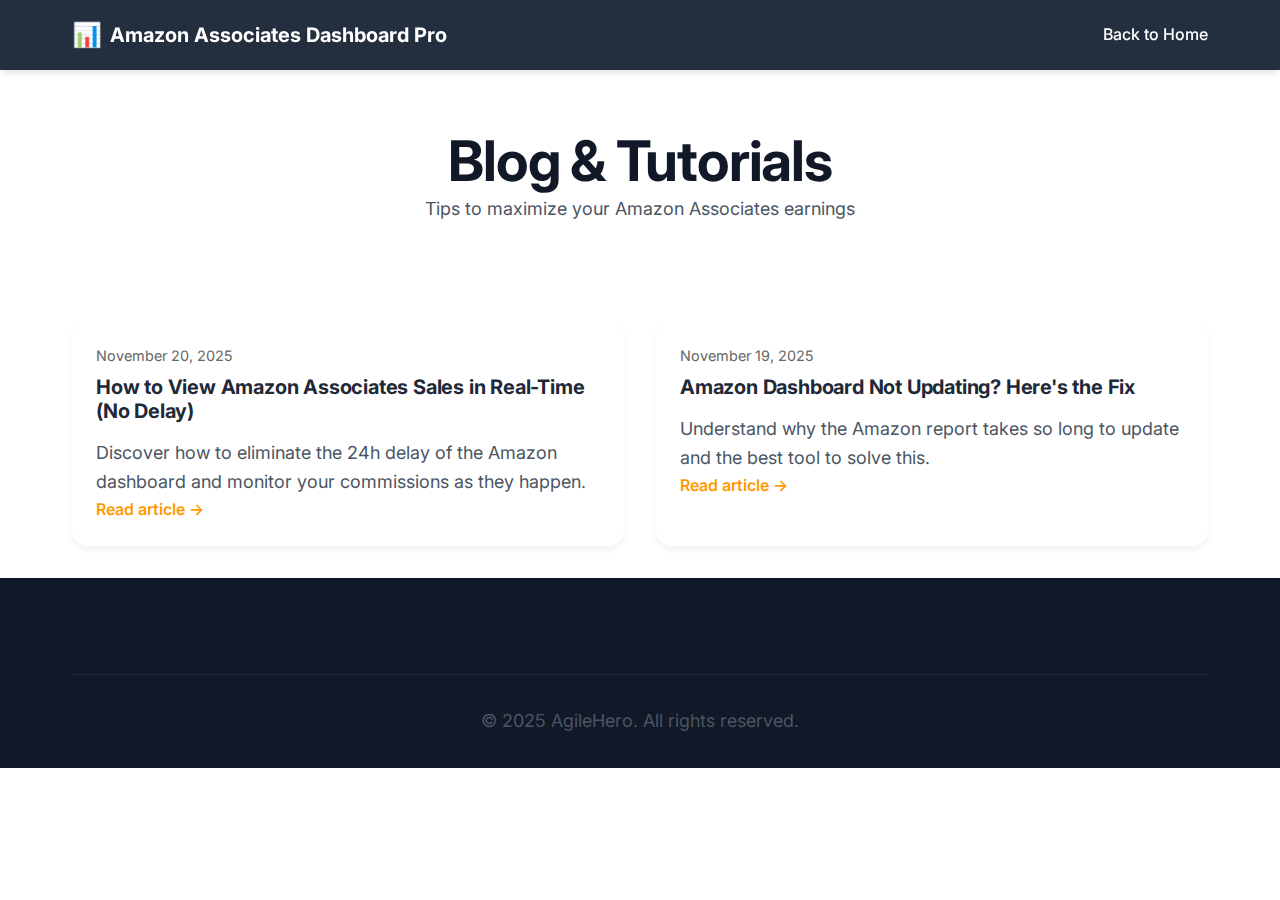
<file: blog/en/index.html>
<!DOCTYPE html>
<html lang="en">
<head>
    <meta charset="UTF-8">
    <meta name="viewport" content="width=device-width, initial-scale=1.0">
    <meta name="description" content="Tips and tutorials for Amazon Associates. Learn how to sell more and track your results.">
    <title>Blog - Amazon Associates Dashboard Pro</title>
    <link rel="stylesheet" href="../../styles.css">
    <link href="https://fonts.googleapis.com/css2?family=Inter:wght@300;400;500;600;700;800&display=swap" rel="stylesheet">
    <style>
        .blog-header { padding: 8rem 0 4rem; text-align: center; background: var(--bg-light); }
        .blog-grid { display: grid; grid-template-columns: repeat(auto-fit, minmax(300px, 1fr)); gap: 2rem; padding: 2rem 0; }
        .blog-card { background: white; border-radius: 1rem; overflow: hidden; box-shadow: 0 4px 6px rgba(0,0,0,0.05); transition: transform 0.3s ease; }
        .blog-card:hover { transform: translateY(-5px); }
        .blog-content { padding: 1.5rem; }
        .blog-date { color: #666; font-size: 0.9rem; margin-bottom: 0.5rem; display: block; }
        .blog-title { font-size: 1.25rem; margin-bottom: 1rem; color: var(--text); }
        .read-more { color: var(--primary); font-weight: 600; text-decoration: none; }
    </style>
</head>
<body>
    <nav class="nav">
        <div class="container nav-container">
            <div class="logo">
                <span class="logo-icon">📊</span>
                <span class="logo-text">Amazon Associates Dashboard Pro</span>
            </div>
            <div class="nav-links">
                <a href="../../index-en.html">Back to Home</a>
            </div>
        </div>
    </nav>

    <header class="blog-header">
        <div class="container">
            <h1>Blog & Tutorials</h1>
            <p>Tips to maximize your Amazon Associates earnings</p>
        </div>
    </header>

    <section class="container">
        <div class="blog-grid">
            <article class="blog-card">
                <div class="blog-content">
                    <span class="blog-date">November 20, 2025</span>
                    <h2 class="blog-title">How to View Amazon Associates Sales in Real-Time (No Delay)</h2>
                    <p>Discover how to eliminate the 24h delay of the Amazon dashboard and monitor your commissions as they happen.</p>
                    <a href="real-time-amazon-associates-dashboard.html" class="read-more">Read article →</a>
                </div>
            </article>

            <article class="blog-card">
                <div class="blog-content">
                    <span class="blog-date">November 19, 2025</span>
                    <h2 class="blog-title">Amazon Dashboard Not Updating? Here's the Fix</h2>
                    <p>Understand why the Amazon report takes so long to update and the best tool to solve this.</p>
                    <a href="fix-amazon-associates-delay.html" class="read-more">Read article →</a>
                </div>
            </article>
        </div>
    </section>

    <footer class="footer">
        <div class="container">
            <div class="footer-bottom">
                <p>&copy; 2025 AgileHero. All rights reserved.</p>
            </div>
        </div>
    </footer>
</body>
</html>
</file>
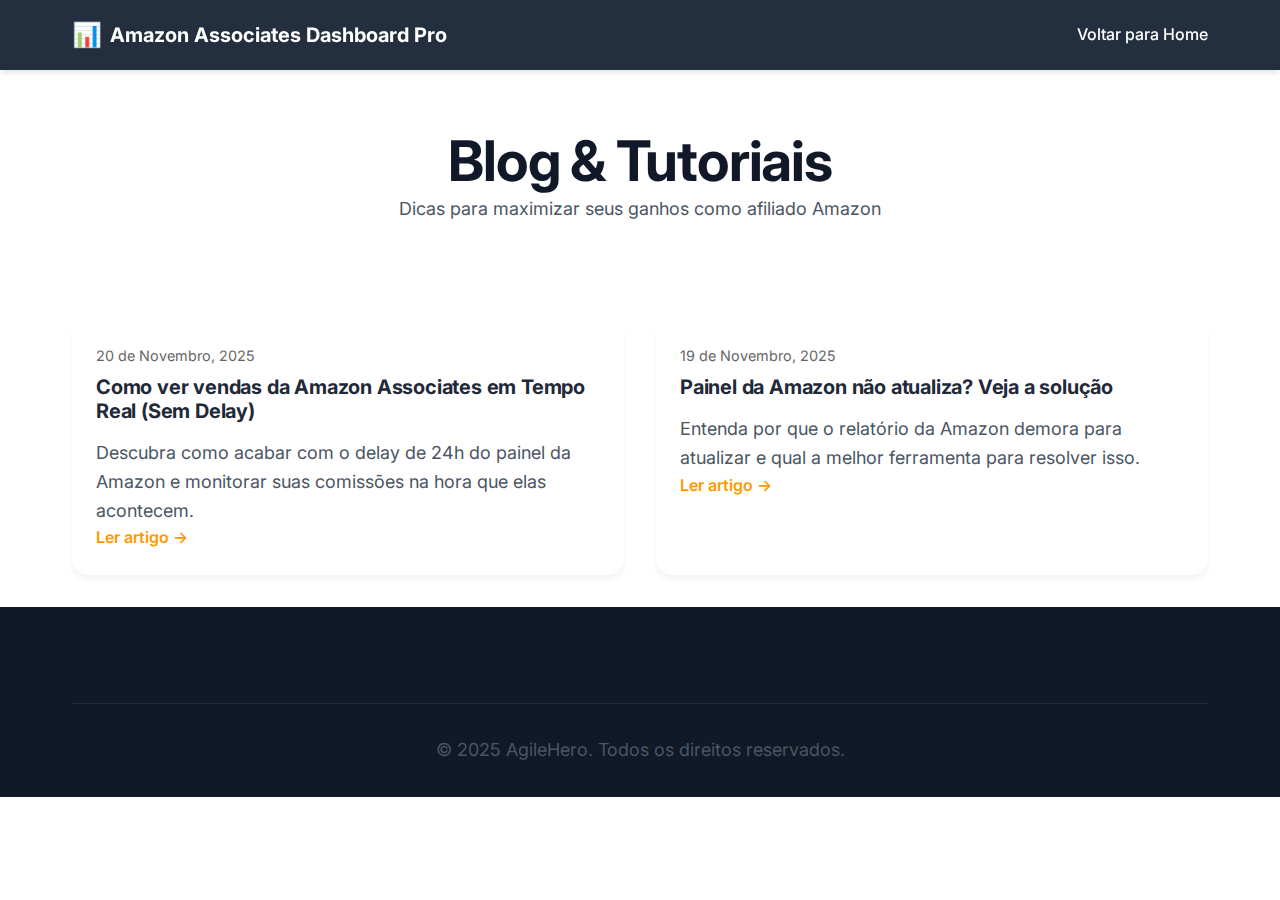
<file: blog/pt-br/index.html>
<!DOCTYPE html>
<html lang="pt-BR">
<head>
    <meta charset="UTF-8">
    <meta name="viewport" content="width=device-width, initial-scale=1.0">
    <meta name="description" content="Dicas e tutoriais para afiliados Amazon. Aprenda a vender mais e monitorar seus resultados.">
    <title>Blog - Amazon Associates Dashboard Pro</title>
    <link rel="stylesheet" href="../../styles.css">
    <link href="https://fonts.googleapis.com/css2?family=Inter:wght@300;400;500;600;700;800&display=swap" rel="stylesheet">
    <style>
        .blog-header { padding: 8rem 0 4rem; text-align: center; background: var(--bg-light); }
        .blog-grid { display: grid; grid-template-columns: repeat(auto-fit, minmax(300px, 1fr)); gap: 2rem; padding: 2rem 0; }
        .blog-card { background: white; border-radius: 1rem; overflow: hidden; box-shadow: 0 4px 6px rgba(0,0,0,0.05); transition: transform 0.3s ease; }
        .blog-card:hover { transform: translateY(-5px); }
        .blog-content { padding: 1.5rem; }
        .blog-date { color: #666; font-size: 0.9rem; margin-bottom: 0.5rem; display: block; }
        .blog-title { font-size: 1.25rem; margin-bottom: 1rem; color: var(--text); }
        .read-more { color: var(--primary); font-weight: 600; text-decoration: none; }
    </style>
</head>
<body>
    <nav class="nav">
        <div class="container nav-container">
            <div class="logo">
                <span class="logo-icon">📊</span>
                <span class="logo-text">Amazon Associates Dashboard Pro</span>
            </div>
            <div class="nav-links">
                <a href="../../index.html">Voltar para Home</a>
            </div>
        </div>
    </nav>

    <header class="blog-header">
        <div class="container">
            <h1>Blog & Tutoriais</h1>
            <p>Dicas para maximizar seus ganhos como afiliado Amazon</p>
        </div>
    </header>

    <section class="container">
        <div class="blog-grid">
            <article class="blog-card">
                <div class="blog-content">
                    <span class="blog-date">20 de Novembro, 2025</span>
                    <h2 class="blog-title">Como ver vendas da Amazon Associates em Tempo Real (Sem Delay)</h2>
                    <p>Descubra como acabar com o delay de 24h do painel da Amazon e monitorar suas comissões na hora que elas acontecem.</p>
                    <a href="real-time-amazon-associates-dashboard.html" class="read-more">Ler artigo →</a>
                </div>
            </article>

            <article class="blog-card">
                <div class="blog-content">
                    <span class="blog-date">19 de Novembro, 2025</span>
                    <h2 class="blog-title">Painel da Amazon não atualiza? Veja a solução</h2>
                    <p>Entenda por que o relatório da Amazon demora para atualizar e qual a melhor ferramenta para resolver isso.</p>
                    <a href="fix-amazon-associates-delay.html" class="read-more">Ler artigo →</a>
                </div>
            </article>
        </div>
    </section>

    <footer class="footer">
        <div class="container">
            <div class="footer-bottom">
                <p>&copy; 2025 AgileHero. Todos os direitos reservados.</p>
            </div>
        </div>
    </footer>
</body>
</html>
</file>
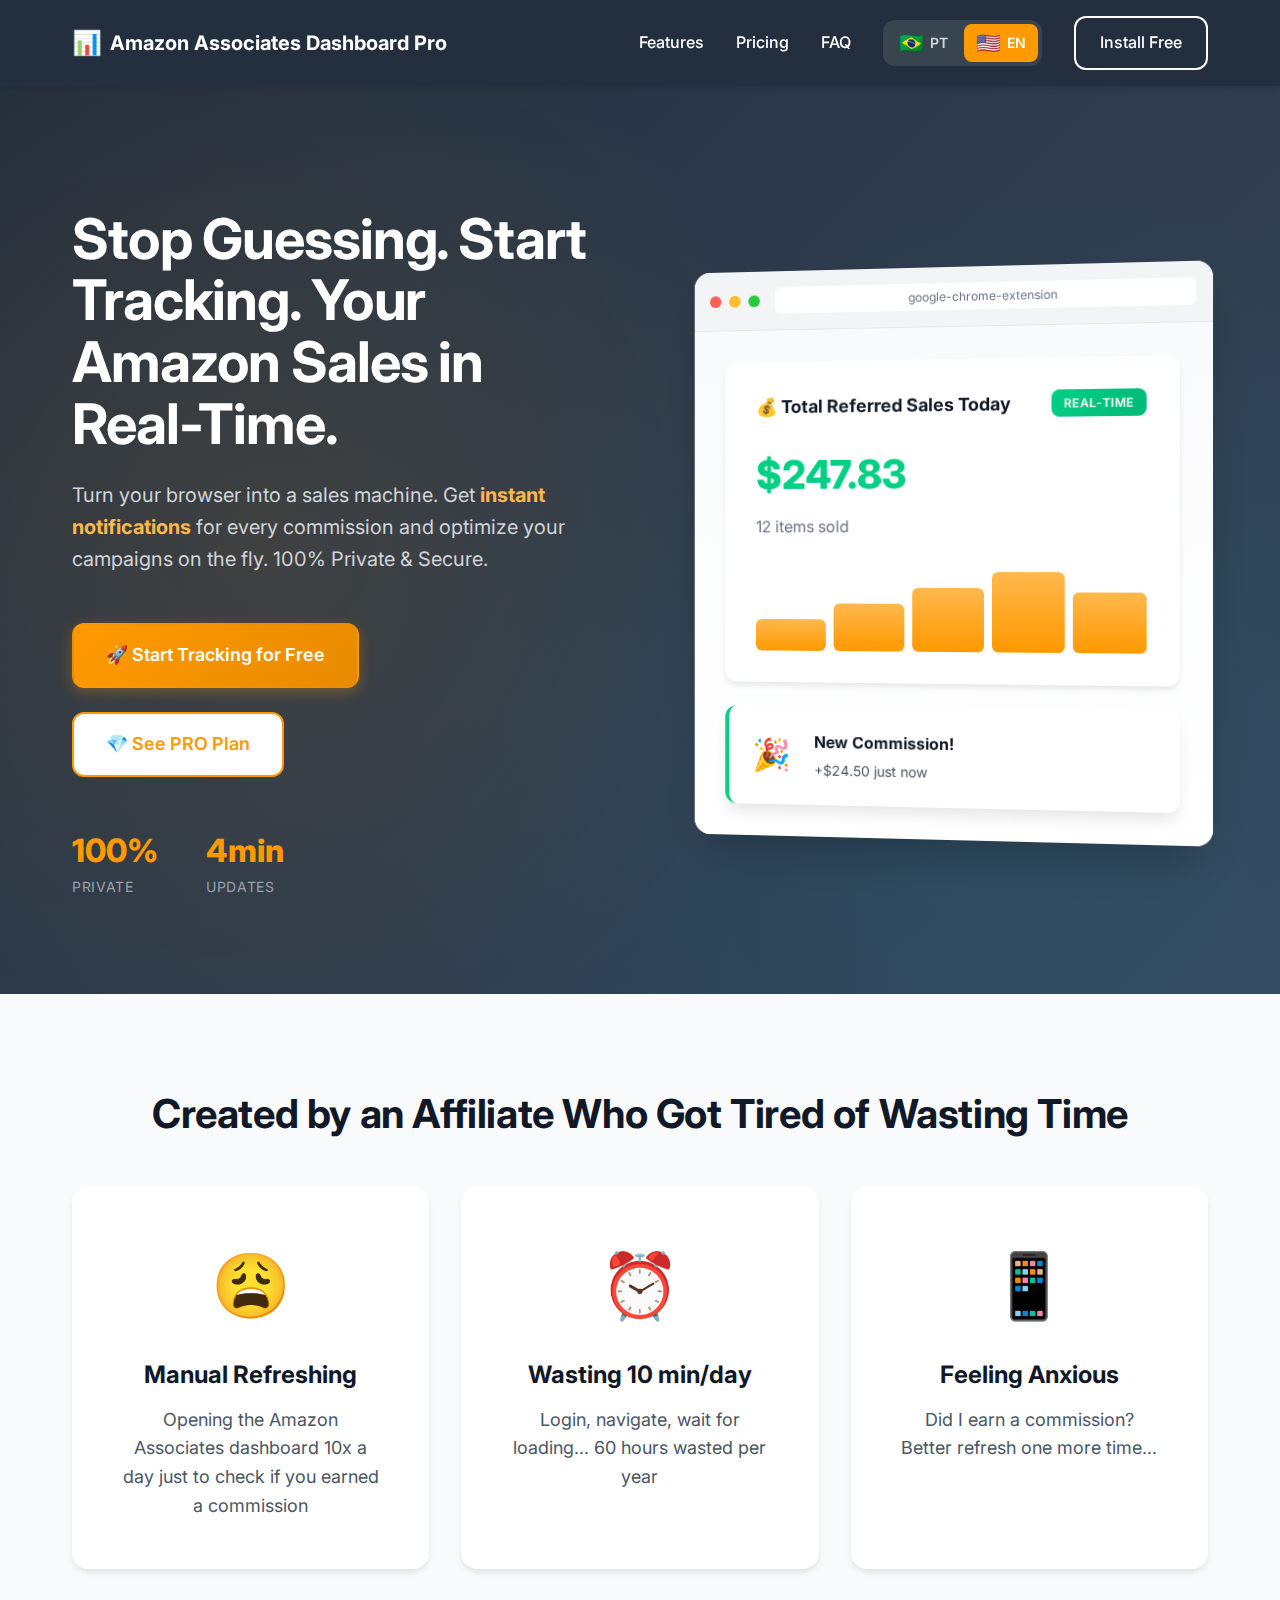
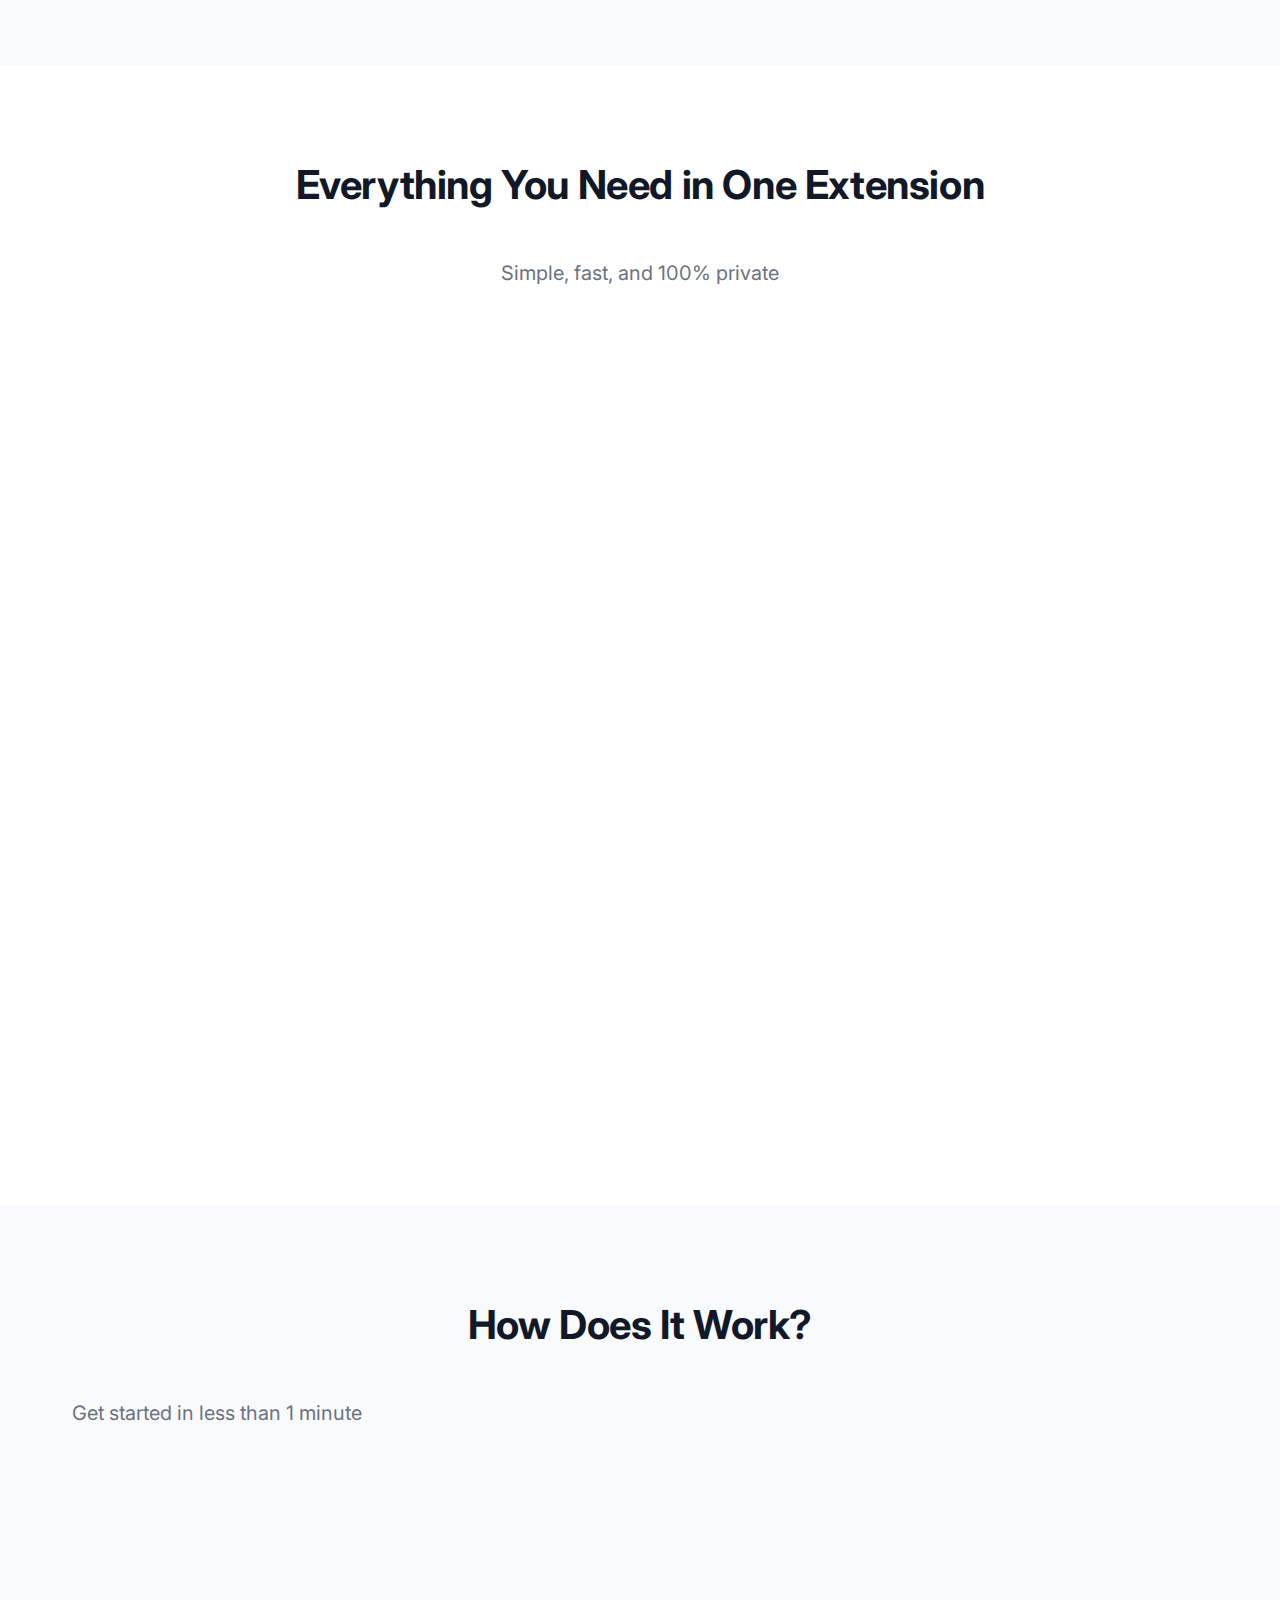
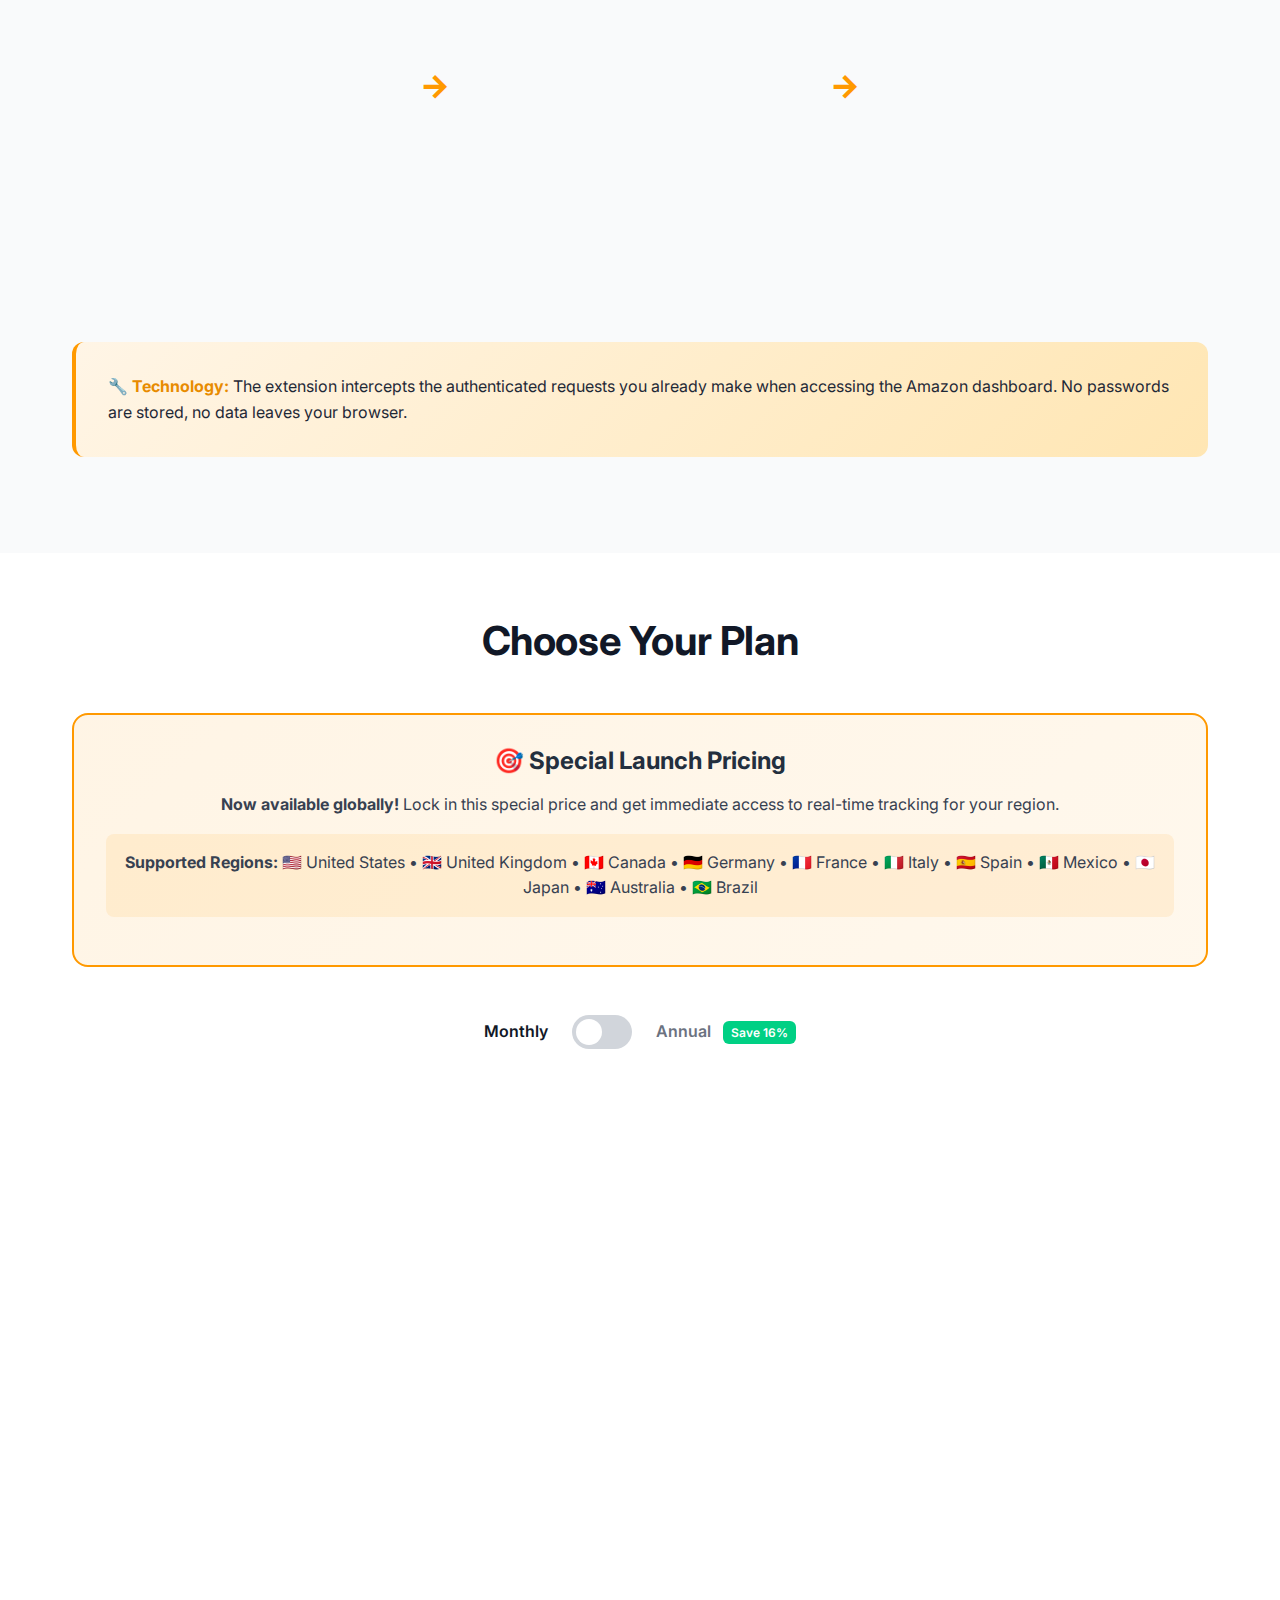
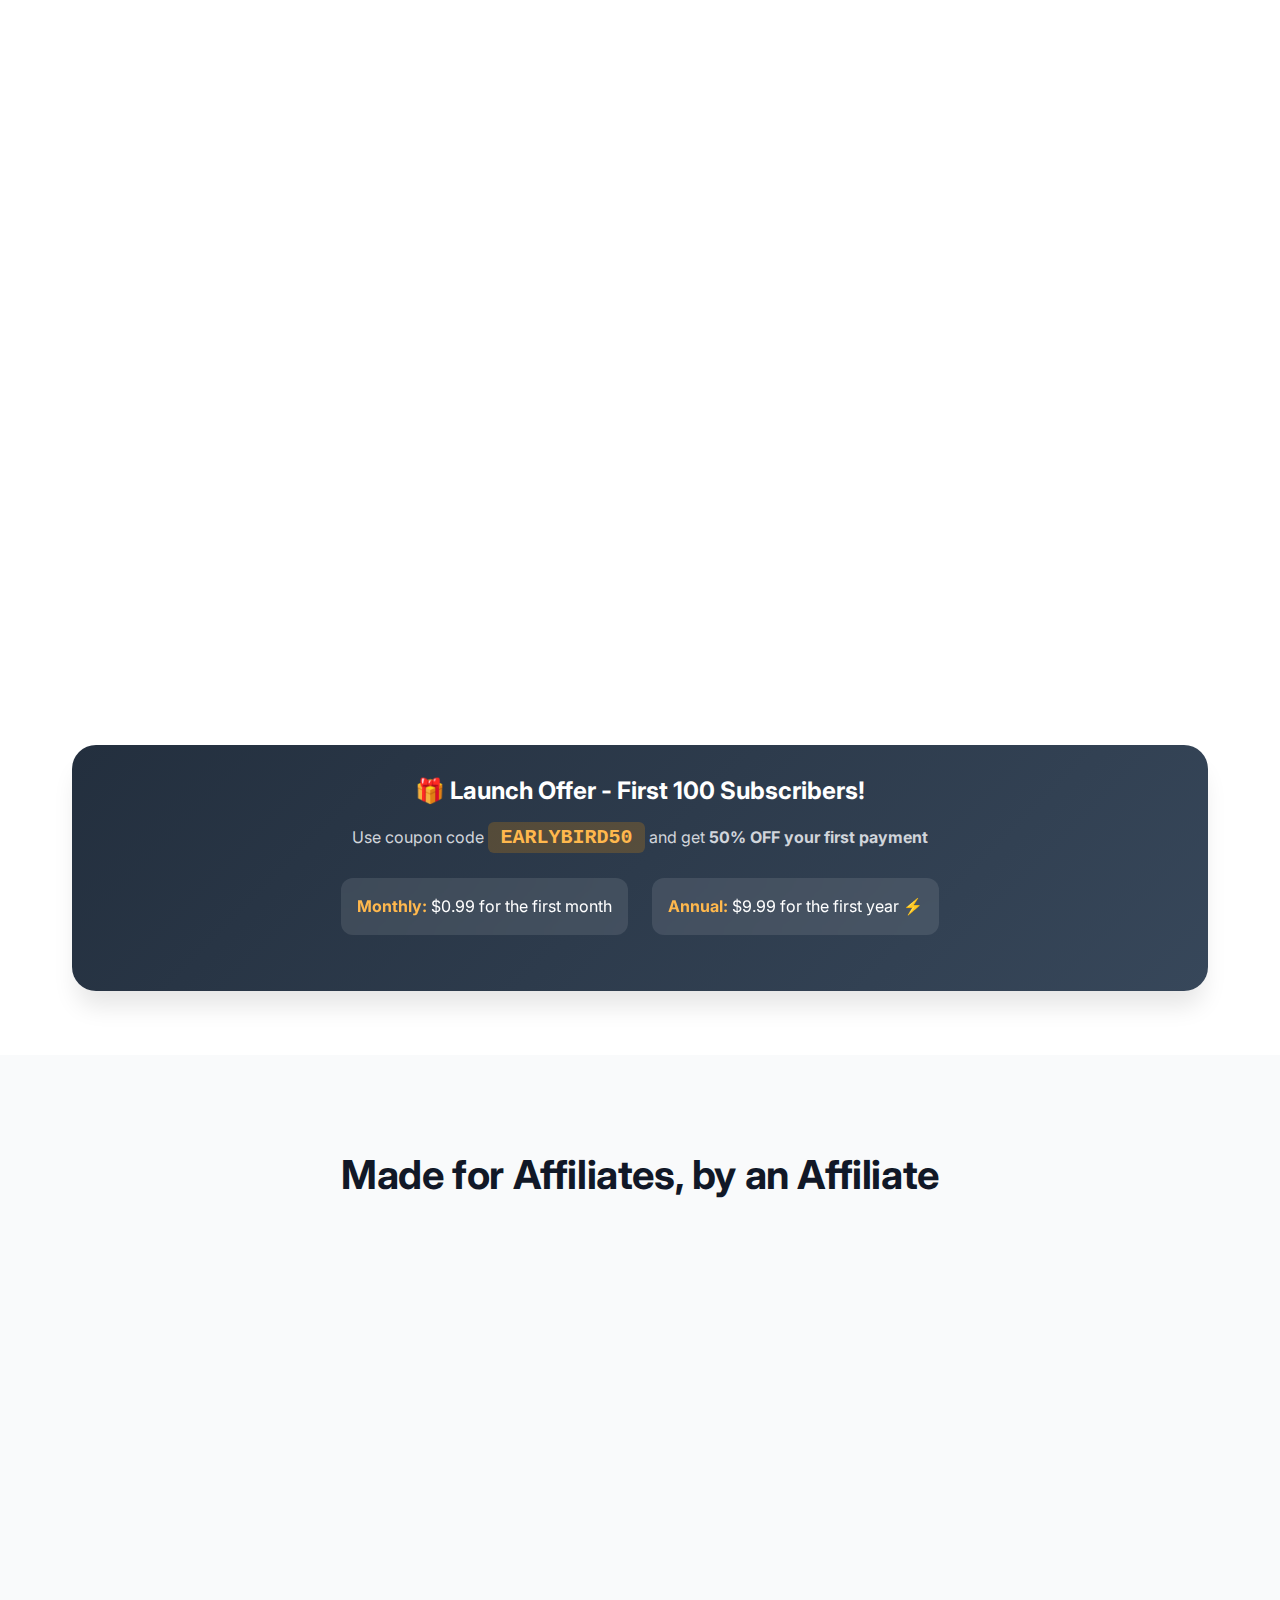
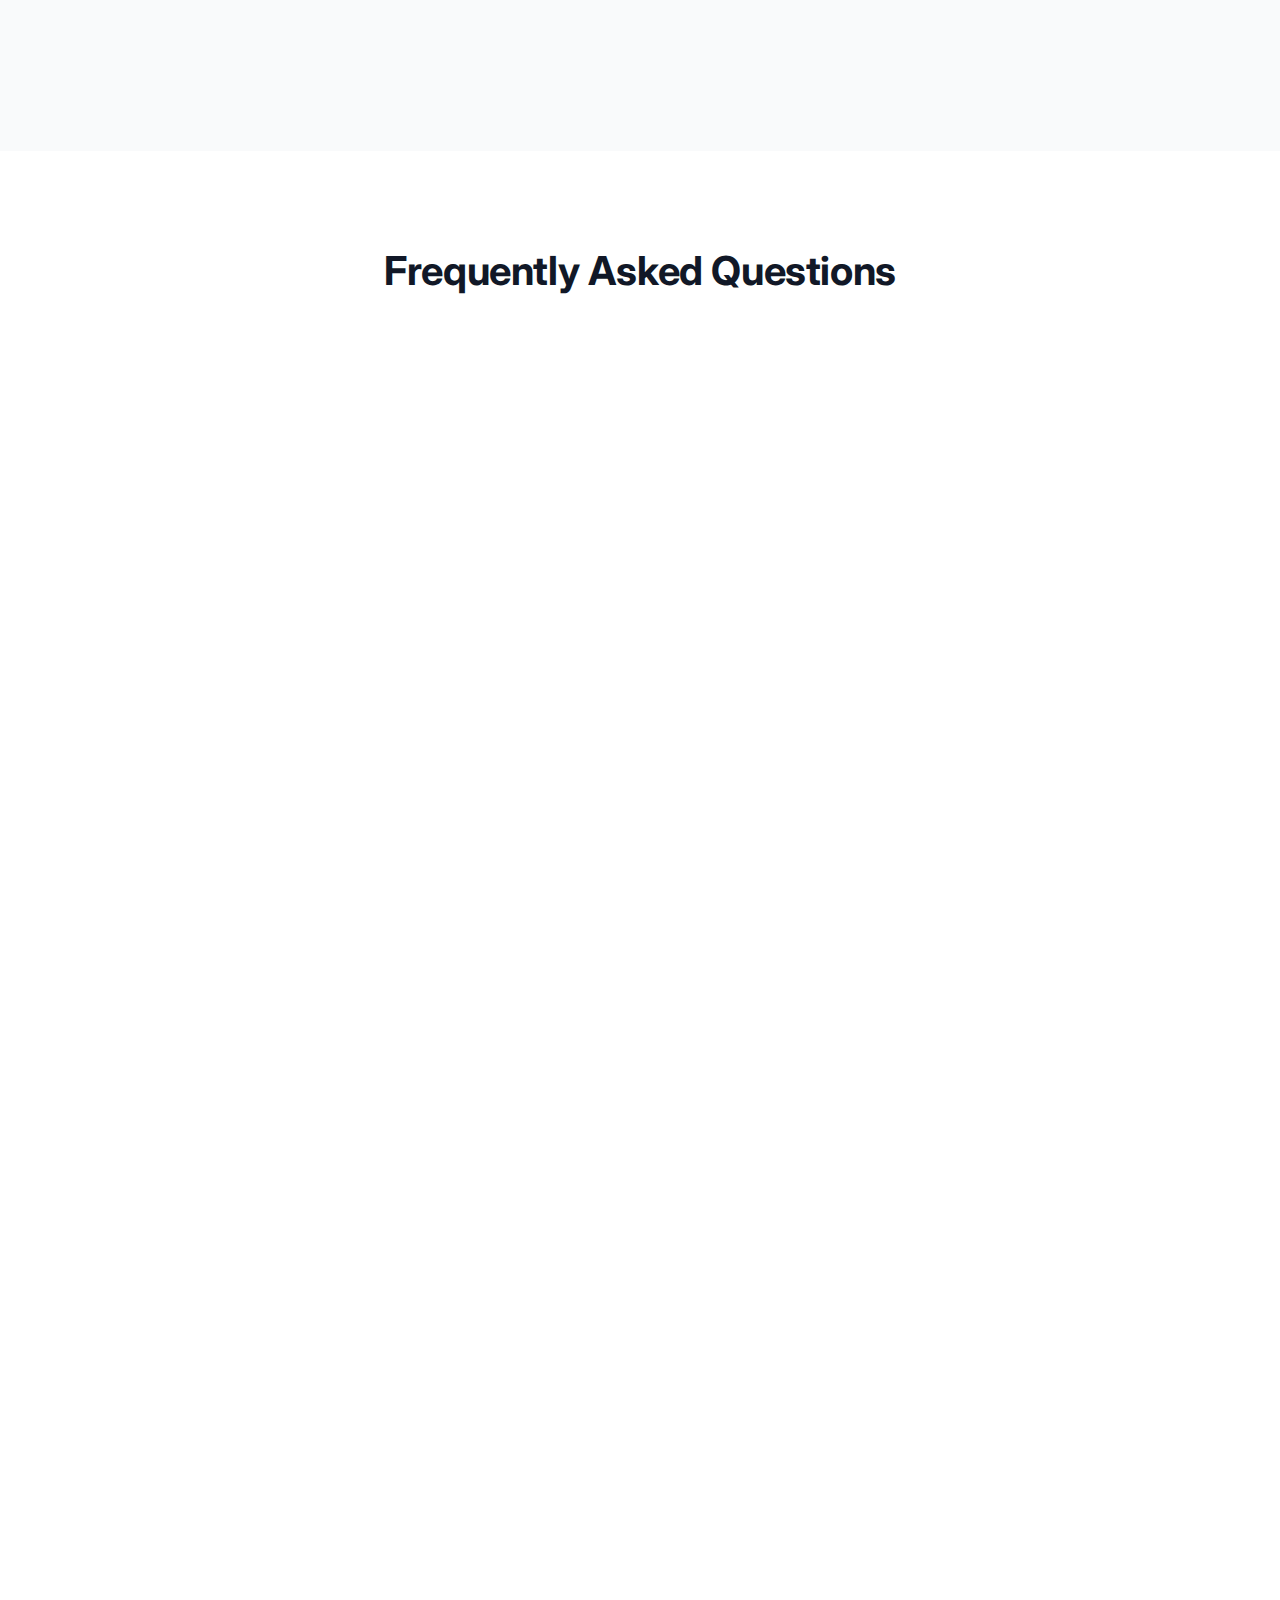
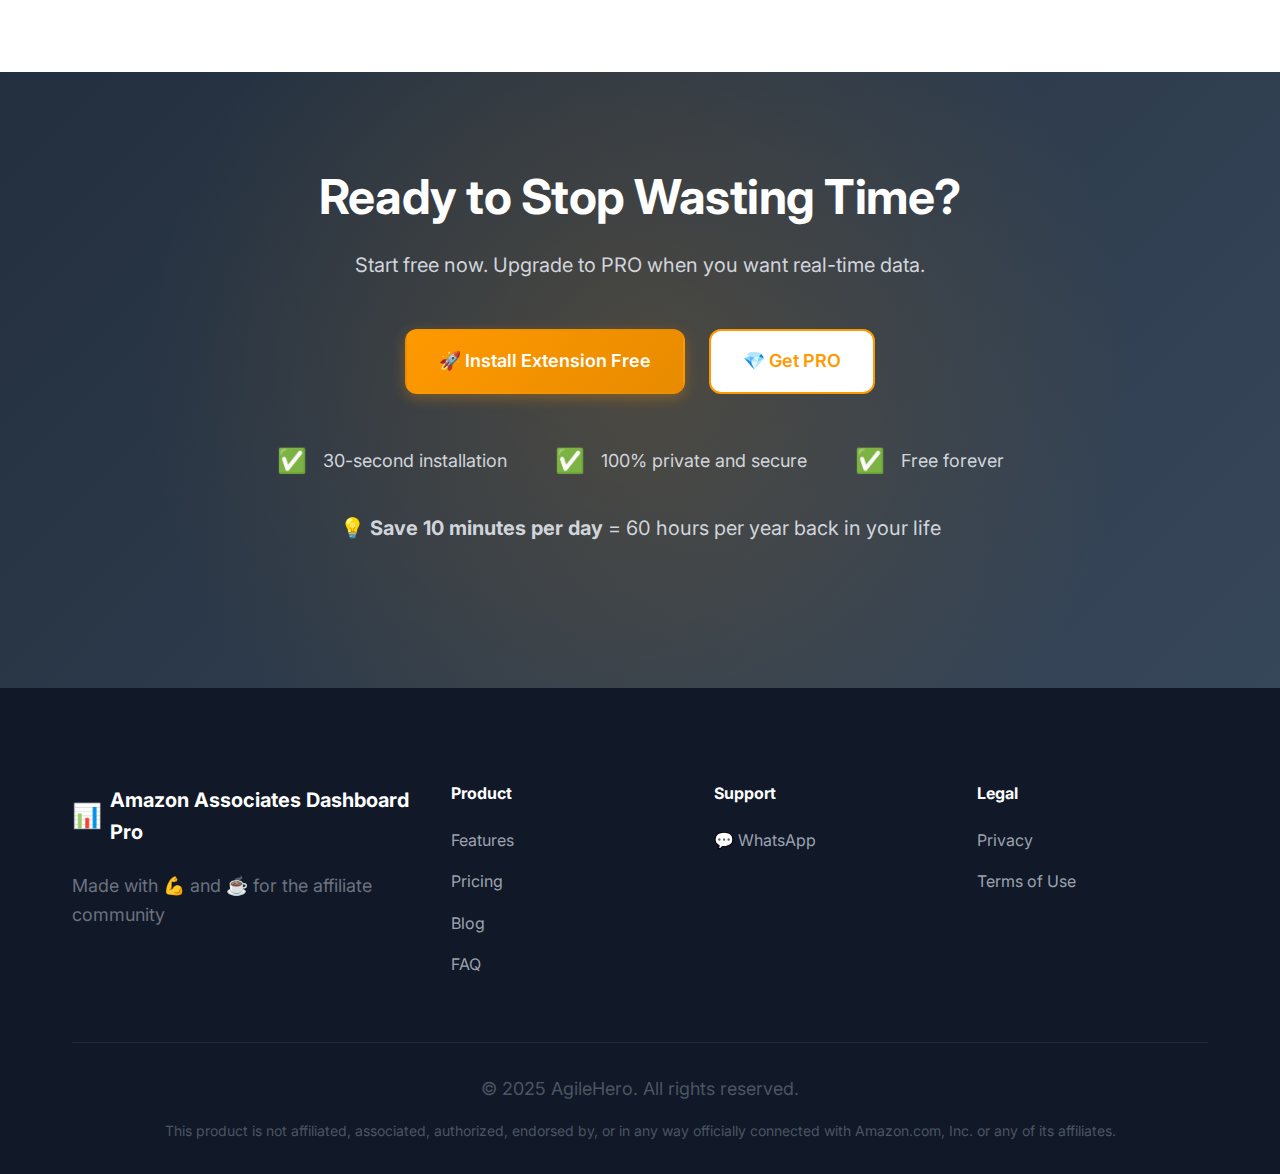
<file: index-en.html>
<!DOCTYPE html>
<html lang="en">
<head>
    <meta charset="UTF-8">
    <meta name="viewport" content="width=device-width, initial-scale=1.0">
    <meta name="description" content="Monitor your Amazon Associates earnings in real-time. Instant notifications, automatic data, and 100% private. Free forever!">
    <title>Amazon Associates Dashboard Pro - Monitor Your Sales in Real-Time</title>
    <link rel="stylesheet" href="styles.css">
    <link rel="preconnect" href="https://fonts.googleapis.com">
    <link rel="preconnect" href="https://fonts.gstatic.com" crossorigin>
    <link href="https://fonts.googleapis.com/css2?family=Inter:wght@300;400;500;600;700;800&display=swap" rel="stylesheet">
    <!-- Google tag (gtag.js) -->
<script async src="https://www.googletagmanager.com/gtag/js?id=G-SMFSHMH4WF"></script>
<script>
  window.dataLayer = window.dataLayer || [];
  function gtag(){dataLayer.push(arguments);}
  gtag('js', new Date());

  gtag('config', 'G-SMFSHMH4WF');
</script>
</head>
<body>
    <!-- Pre-launch Notice Banner -->
    <div class="prelaunch-banner">
        <div class="container">
            <div class="prelaunch-content">
                <span class="prelaunch-icon">🚀</span>
                <div class="prelaunch-text">
                    <strong>Pre-Launch Offer!</strong> This extension is currently available only for Amazon Associates Brazil. 
                    <span class="prelaunch-highlight">Pre-order now at a special launch price and get early access when we expand to your region!</span>
                </div>
            </div>
        </div>
    </div>

    <!-- Hero Section -->
    <header class="hero">
        <nav class="nav">
            <div class="container nav-container">
                <div class="logo">
                    <span class="logo-icon">📊</span>
                    <span class="logo-text">Amazon Associates Dashboard Pro</span>
                </div>
                <div class="nav-links">
                    <a href="#features">Features</a>
                    <a href="#pricing">Pricing</a>
                    <a href="#faq">FAQ</a>
                    <div class="language-selector">
                        <a href="index.html" class="lang-option" data-lang="pt">
                            <span class="flag">🇧🇷</span>
                            <span class="lang-text">PT</span>
                        </a>
                        <a href="index-en.html" class="lang-option active" data-lang="en">
                            <span class="flag">🇺🇸</span>
                            <span class="lang-text">EN</span>
                        </a>
                    </div>
                    <a href="https://chromewebstore.google.com/detail/amazon-associates-dashboa/lmgafbcblmllgldhgdadahodfaenonhi" target="_blank" class="btn btn-primary-outline">Install Free</a>
                </div>
            </div>
        </nav>

        <div class="container hero-content">
            <div class="hero-text">
                <h1 class="hero-title">
                    Stop Guessing. Start Tracking. Your Amazon Sales in Real-Time.
                </h1>
                <p class="hero-subtitle">
                    Turn your browser into a sales machine. Get <strong>instant notifications</strong> for every commission and optimize your campaigns on the fly. 
                    100% Private & Secure.
                </p>
                <div class="hero-cta">
                    <a href="https://chromewebstore.google.com/detail/amazon-associates-dashboa/lmgafbcblmllgldhgdadahodfaenonhi" target="_blank" class="btn btn-primary btn-large">
                        🚀 Start Tracking for Free
                    </a>
                    <a href="#pricing" class="btn btn-secondary btn-large">
                        💎 See PRO Plan
                    </a>
                </div>
                <div class="hero-stats">
                    <div class="stat">
                        <span class="stat-number">100%</span>
                        <span class="stat-label">Private</span>
                    </div>
                    <div class="stat">
                        <span class="stat-number">5min</span>
                        <span class="stat-label">Updates</span>
                    </div>
                </div>
            </div>
            <div class="hero-image">
                <div class="browser-mockup">
                    <div class="browser-header">
                        <div class="browser-buttons">
                            <span class="dot red"></span>
                            <span class="dot yellow"></span>
                            <span class="dot green"></span>
                        </div>
                        <div class="browser-url">google-chrome-extension</div>
                    </div>
                    <div class="browser-content">
                        <div class="dashboard-preview">
                            <div class="preview-header">
                                <h3>💰 Total Referred Sales Today</h3>
                                <span class="preview-badge">Real-Time</span>
                            </div>
                            <div class="preview-amount">$247.83</div>
                            <div class="preview-items">12 items sold</div>
                            <div class="preview-chart">
                                <div class="chart-bar" style="height: 40%"></div>
                                <div class="chart-bar" style="height: 60%"></div>
                                <div class="chart-bar" style="height: 80%"></div>
                                <div class="chart-bar" style="height: 100%"></div>
                                <div class="chart-bar" style="height: 75%"></div>
                            </div>
                        </div>
                        <div class="notification-preview">
                            <div class="notification">
                                <span class="notification-icon">🎉</span>
                                <div class="notification-content">
                                    <strong>New Commission!</strong>
                                    <p>+$24.50 just now</p>
                                </div>
                            </div>
                        </div>
                    </div>
                </div>
            </div>
        </div>

    </header>

    <!-- Problem Section -->
    <section class="problem-section">
        <div class="container">
            <h2 class="section-title">Created by an Affiliate Who Got Tired of Wasting Time</h2>
            <div class="problem-grid">
                <div class="problem-card">
                    <div class="problem-icon">😩</div>
                    <h3>Manual Refreshing</h3>
                    <p>Opening the Amazon Associates dashboard 10x a day just to check if you earned a commission</p>
                </div>
                <div class="problem-card">
                    <div class="problem-icon">⏰</div>
                    <h3>Wasting 10 min/day</h3>
                    <p>Login, navigate, wait for loading... 60 hours wasted per year</p>
                </div>
                <div class="problem-card">
                    <div class="problem-icon">📱</div>
                    <h3>Feeling Anxious</h3>
                    <p>Did I earn a commission? Better refresh one more time...</p>
                </div>
            </div>
        </div>
    </section>

    <!-- Features Section -->
    <section id="features" class="features-section">
        <div class="container">
            <div class="section-header">
                <h2 class="section-title">Everything You Need in One Extension</h2>
                <p class="section-subtitle">Simple, fast, and 100% private</p>
            </div>

            <div class="features-grid">
                <div class="feature-card">
                    <div class="feature-icon">📊</div>
                    <h3>Complete Dashboard</h3>
                    <p>See your sales from yesterday, this week, and this month. Free forever!</p>
                </div>

                <div class="feature-card featured">
                    <div class="feature-badge">PRO</div>
                    <div class="feature-icon">⚡</div>
                    <h3>Live Sales Data</h3>
                    <p>Don't wait for tomorrow's report. See exactly what's converting right this second.</p>
                </div>

                <div class="feature-card featured">
                    <div class="feature-badge">PRO</div>
                    <div class="feature-icon">🔔</div>
                    <h3>Get Paid, Get Notified</h3>
                    <p>Experience the dopamine rush of instant sale alerts. Know immediately when someone buys through your link.</p>
                </div>

                <div class="feature-card">
                    <div class="feature-icon">🔒</div>
                    <h3>100% Private</h3>
                    <p>No data is sent to servers. Everything runs in YOUR browser</p>
                </div>

                <div class="feature-card">
                    <div class="feature-icon">⚙️</div>
                    <h3>Zero Configuration</h3>
                    <p>Install and you're done! The extension automatically captures your Amazon data</p>
                </div>

                <div class="feature-card">
                    <div class="feature-icon">📌</div>
                    <h3>Pinned Tab Mode</h3>
                    <p>Keeps a fixed Amazon tab open for more efficient checks</p>
                </div>
            </div>
        </div>
    </section>

    <!-- How It Works Section -->
    <section class="how-it-works">
        <div class="container">
            <h2 class="section-title">How Does It Work?</h2>
            <p class="section-subtitle">Get started in less than 1 minute</p>

            <div class="steps">
                <div class="step">
                    <div class="step-number">1</div>
                    <div class="step-content">
                        <h3>Install the Extension</h3>
                        <p>One click on the Chrome Web Store and you're done</p>
                    </div>
                </div>

                <div class="step-arrow">→</div>

                <div class="step">
                    <div class="step-number">2</div>
                    <div class="step-content">
                        <h3>Access Your Amazon Associates Dashboard</h3>
                        <p>Visit your Amazon Associates portal (you're already logged in)</p>
                    </div>
                </div>

                <div class="step-arrow">→</div>

                <div class="step">
                    <div class="step-number">3</div>
                    <div class="step-content">
                        <h3>Receive Notifications</h3>
                        <p>The extension starts monitoring automatically</p>
                    </div>
                </div>
            </div>

            <div class="tech-note">
                <strong>🔧 Technology:</strong> The extension intercepts the authenticated requests you already make when accessing the Amazon dashboard. 
                No passwords are stored, no data leaves your browser.
            </div>
        </div>
    </section>

    <!-- Pricing Section -->
    <section id="pricing" class="pricing-section">
        <div class="container">
            <h2 class="section-title">Choose Your Plan</h2>
            <p class="section-subtitle"></p>

            <!-- Pre-launch Notice in Pricing -->
            <!-- Launch Notice in Pricing -->
            <div class="prelaunch-pricing-notice">
                <div class="prelaunch-pricing-content">
                    <h3>🎯 Special Launch Pricing</h3>
                    <p><strong>Now available globally!</strong> Lock in this special price and get immediate access to real-time tracking for your region.</p>
                    <p class="prelaunch-regions"><strong>Supported Regions:</strong> 🇺🇸 United States • 🇬🇧 United Kingdom • 🇨🇦 Canada • 🇩🇪 Germany • 🇫🇷 France • 🇮🇹 Italy • 🇪🇸 Spain • 🇲🇽 Mexico • 🇯🇵 Japan • 🇦🇺 Australia • 🇧🇷 Brazil</p>
                </div>
            </div>

            <div class="pricing-toggle">
                <span class="toggle-label active" data-period="monthly">Monthly</span>
                <label class="switch">
                    <input type="checkbox" id="pricingToggle">
                    <span class="slider"></span>
                </label>
                <span class="toggle-label" data-period="annual">
                    Annual 
                    <span class="save-badge">Save 16%</span>
                </span>
            </div>

            <div class="pricing-grid">
                <!-- FREE Plan -->
                <div class="pricing-card">
                    <div class="pricing-header">
                        <h3>FREE</h3>
                        <div class="price">
                            <span class="price-currency">$</span>
                            <span class="price-amount">0</span>
                            <span class="price-period">/forever</span>
                        </div>
                    </div>
                    <ul class="pricing-features">
                        <li class="included">✅ Sales dashboard</li>
                        <li class="included">✅ <strong>Yesterday's</strong> data</li>
                        <li class="included">✅ <strong>This week's</strong> data</li>
                        <li class="included">✅ <strong>This month's</strong> data</li>
                        <li class="included">✅ 100% private</li>
                        <li class="included">✅ Automatic updates</li>
                        <li class="not-included">❌ Today's data</li>
                        <li class="not-included">❌ Instant notifications</li>
                    </ul>
                    <a href="https://chromewebstore.google.com/detail/amazon-associates-dashboa/lmgafbcblmllgldhgdadahodfaenonhi" target="_blank" class="btn btn-secondary btn-block">Install Free</a>
                </div>

                <!-- PRO Plan -->
                <div class="pricing-card featured">
                    <div class="pricing-badge">MOST POPULAR</div>
                    <div class="pricing-header">
                        <h3>PRO</h3>
                        <div class="price" id="proPrice">
                            <span class="price-currency">$</span>
                            <span class="price-amount">1.99</span>
                            <span class="price-period">/month</span>
                        </div>
                        <div class="price-note" id="priceNote">$19.99/year on annual plan</div>
                    </div>
                    <ul class="pricing-features">
                        <li class="included">✅ <strong>Everything in FREE</strong></li>
                        <li class="included highlight">✅ <strong>TODAY's</strong> sales in real-time</li>
                        <li class="included highlight">✅ Instant notifications</li>
                        <li class="included highlight">✅ Updates every 5 minutes</li>
                        <li class="included">✅ Pinned tab mode</li>
                        <li class="included">✅ Priority support</li>
                        <li class="included">✅ Early access to new countries</li>
                    </ul>
                    <a href="https://buy.stripe.com/3cI14o5uF9KxarL6Xj9k40d" class="btn btn-primary btn-block" id="proPriceBtn">
                        Pre-Order PRO Monthly
                    </a>
                    <p class="money-back">💰 Cancel anytime, no hassle</p>
                </div>
            </div>

            <!-- Lifetime Deal Banner -->
            <div class="lifetime-deal-container" style="margin-top: 3rem; max-width: 800px; margin-left: auto; margin-right: auto;">
                <div class="pricing-card featured lifetime" style="border: 2px solid var(--primary); background: linear-gradient(to bottom, #fff, #fff9f0);">
                    <div class="pricing-badge" style="background: #FF0000;">🔥 LIMITED OFFER</div>
                    <div class="pricing-header">
                        <h3>LIFETIME DEAL</h3>
                        <div class="price">
                            <span class="price-currency">$</span>
                            <span class="price-amount">49.99</span>
                            <span class="price-period">/one-time</span>
                        </div>
                        <div class="price-note">Pay once, use forever (No monthly fees)</div>
                    </div>
                    <div class="lifetime-features" style="display: grid; grid-template-columns: 1fr 1fr; gap: 1rem; text-align: left; margin: 1.5rem 0;">
                        <div class="feature-item">✅ <strong>Everything in PRO</strong></div>
                        <div class="feature-item">✅ Lifetime Access</div>
                        <div class="feature-item">✅ Future Updates Included</div>
                        <div class="feature-item">✅ Priority VIP Support</div>
                    </div>
                    <a href="https://buy.stripe.com/bJeeVef5f9Kx1VfdlH9k40f" class="btn btn-primary btn-large btn-block">
                        Get Lifetime Access Now
                    </a>
                    <p class="money-back" style="margin-top: 1rem; font-size: 0.9rem;">⚡ Only 500 licenses available</p>
                </div>
            </div>


            <!-- Early Bird Offer -->
            <div class="early-bird-banner">
                <div class="early-bird-content">
                    <h3>🎁 Launch Offer - First 100 Subscribers!</h3>
                    <p>Use coupon code <code class="coupon-code">EARLYBIRD50</code> and get <strong>50% OFF your first payment</strong></p>
                    <div class="early-bird-examples">
                        <div class="example">
                            <strong>Monthly:</strong> $0.99 for the first month
                        </div>
                        <div class="example">
                            <strong>Annual:</strong> $9.99 for the first year ⚡
                        </div>
                    </div>
                </div>
            </div>
        </div>
    </section>

    <!-- Social Proof Section -->
    <section class="social-proof">
        <div class="container">
            <h2 class="section-title">Made for Affiliates, by an Affiliate</h2>
            
            <div class="testimonials">
                <div class="testimonial">
                    <div class="testimonial-stars">⭐⭐⭐⭐⭐</div>
                    <p class="testimonial-text">"I used to open the Amazon Associates dashboard about 15 times a day. Now I only open it when I get the commission notification. Saves me so much time!"</p>
                    <div class="testimonial-author">
                        <div class="author-avatar">M</div>
                        <div class="author-info">
                            <strong>Marcos S.</strong>
                            <span>Affiliate for 3 years</span>
                        </div>
                    </div>
                </div>

                <div class="testimonial">
                    <div class="testimonial-stars">⭐⭐⭐⭐⭐</div>
                    <p class="testimonial-text">"The best part is not having to log in anywhere. The extension uses my Amazon session that's already open. Genius!"</p>
                    <div class="testimonial-author">
                        <div class="author-avatar">C</div>
                        <div class="author-info">
                            <strong>Carla F.</strong>
                            <span>Digital Marketing</span>
                        </div>
                    </div>
                </div>

                <div class="testimonial">
                    <div class="testimonial-stars">⭐⭐⭐⭐⭐</div>
                    <p class="testimonial-text">"For $1.99/month to get real-time data and notifications is a no-brainer. Worth every penny!"</p>
                    <div class="testimonial-author">
                        <div class="author-avatar">R</div>
                        <div class="author-info">
                            <strong>Rafael M.</strong>
                            <span>Tech YouTuber</span>
                        </div>
                    </div>
                </div>
            </div>
        </div>
    </section>

    <!-- FAQ Section -->
    <section id="faq" class="faq-section">
        <div class="container">
            <h2 class="section-title">Frequently Asked Questions</h2>
            
            <div class="faq-grid">
                <div class="faq-item">
                    <h3 class="faq-question">❓ How does the extension work without me logging in?</h3>
                    <p class="faq-answer">The extension intercepts the requests you already make when accessing the Amazon Associates dashboard. It captures the cookies and authentication headers from your active session and reuses them to fetch data automatically. No passwords are stored!</p>
                </div>

                <div class="faq-item">
                    <h3 class="faq-question">🔒 Is my data safe?</h3>
                    <p class="faq-answer">100% safe! No data leaves your browser. The extension has no backend, sends no information to servers. Everything works locally in Chrome using the official Amazon API you're already authenticated to.</p>
                </div>

                <div class="faq-item">
                    <h3 class="faq-question">🌍 Which countries does it work in?</h3>
                    <p class="faq-answer">We support all major Amazon Associates regions including USA, Brazil, UK, Germany, France, Italy, Spain, Canada, Mexico, Japan, and Australia.</p>
                </div>

                <div class="faq-item">
                    <h3 class="faq-question">💰 How does payment work?</h3>
                    <p class="faq-answer">Payment is processed through Stripe (same platform as Shopify, Slack, etc). After subscribing, you receive your license key. Paste it in the extension settings and you're done! PRO is just $1.99/month or $19.99/year (save 16%).</p>
                </div>

                <div class="faq-item">
                    <h3 class="faq-question">📱 Does it work on mobile?</h3>
                    <p class="faq-answer">Currently only on Google Chrome desktop. Chrome mobile extensions have technical limitations. But you can still access the Amazon Associates dashboard on your phone normally.</p>
                </div>

                <div class="faq-item">
                    <h3 class="faq-question">🎁 How do I use the EARLYBIRD50 coupon?</h3>
                    <p class="faq-answer">At Stripe checkout, click "Add promotion code" and enter EARLYBIRD50. You'll get 50% off your first payment (monthly or annual).</p>
                </div>

                <div class="faq-item">
                    <h3 class="faq-question">🔄 Can I cancel anytime?</h3>
                    <p class="faq-answer">Yes! No penalties, no hassle. Just send a message on WhatsApp and I'll cancel it right away. You can also manage it through the Stripe portal if you prefer.</p>
                </div>

                <div class="faq-item">
                    <h3 class="faq-question">⏰ How often does the data update?</h3>
                    <p class="faq-answer">FREE plan: historical data is cached for 30 minutes. PRO plan: today's data updates every 5 minutes + instant notifications when there are new sales.</p>
                </div>
            </div>
        </div>
    </section>

    <!-- CTA Section -->
    <section id="cta" class="cta-section">
        <div class="container">
            <div class="cta-content">
                <h2>Ready to Stop Wasting Time?</h2>
                <p>Start free now. Upgrade to PRO when you want real-time data.</p>
                
                <div class="cta-buttons">
                    <a href="https://chromewebstore.google.com/detail/amazon-associates-dashboa/lmgafbcblmllgldhgdadahodfaenonhi" target="_blank" class="btn btn-primary btn-large">
                        🚀 Install Extension Free
                    </a>
                    <a href="https://buy.stripe.com/bJeeVef5f9Kx1VfdlH9k40f" class="btn btn-secondary btn-large">
                        💎 Get PRO
                    </a>
                </div>

                <div class="cta-features">
                    <div class="cta-feature">
                        <span class="cta-icon">✅</span>
                        <span>30-second installation</span>
                    </div>
                    <div class="cta-feature">
                        <span class="cta-icon">✅</span>
                        <span>100% private and secure</span>
                    </div>
                    <div class="cta-feature">
                        <span class="cta-icon">✅</span>
                        <span>Free forever</span>
                    </div>
                </div>

                <p class="cta-note">
                    💡 <strong>Save 10 minutes per day</strong> = 60 hours per year back in your life
                </p>
            </div>
        </div>
    </section>

    <!-- Footer -->
    <footer class="footer">
        <div class="container">
            <div class="footer-content">
                <div class="footer-brand">
                    <div class="logo">
                        <span class="logo-icon">📊</span>
                        <span class="logo-text">Amazon Associates Dashboard Pro</span>
                    </div>
                    <p>Made with 💪 and ☕ for the affiliate community</p>
                </div>

                <div class="footer-column">
                    <h4>Product</h4>
                    <a href="#features">Features</a>
                    <a href="#pricing">Pricing</a>
                    <a href="blog/en/index.html">Blog</a>
                    <a href="#faq">FAQ</a>
                </div>

                <div class="footer-column">
                    <h4>Support</h4>
                    <a href="https://api.whatsapp.com/send?phone=5511976079408" target="_blank">💬 WhatsApp</a>
                </div>

                <div class="footer-column">
                    <h4>Legal</h4>
                    <a href="privacy.html" target="_blank">Privacy</a>
                    <a href="terms.html" target="_blank">Terms of Use</a>
                </div>
            </div>

            <div class="footer-bottom">
                <p>&copy; 2025 AgileHero. All rights reserved.</p>
                <p class="footer-disclaimer">This product is not affiliated, associated, authorized, endorsed by, or in any way officially connected with Amazon.com, Inc. or any of its affiliates.</p>
            </div>
        </div>
    </footer>

    <script src="script.js"></script>
</body>
</html>
</file>
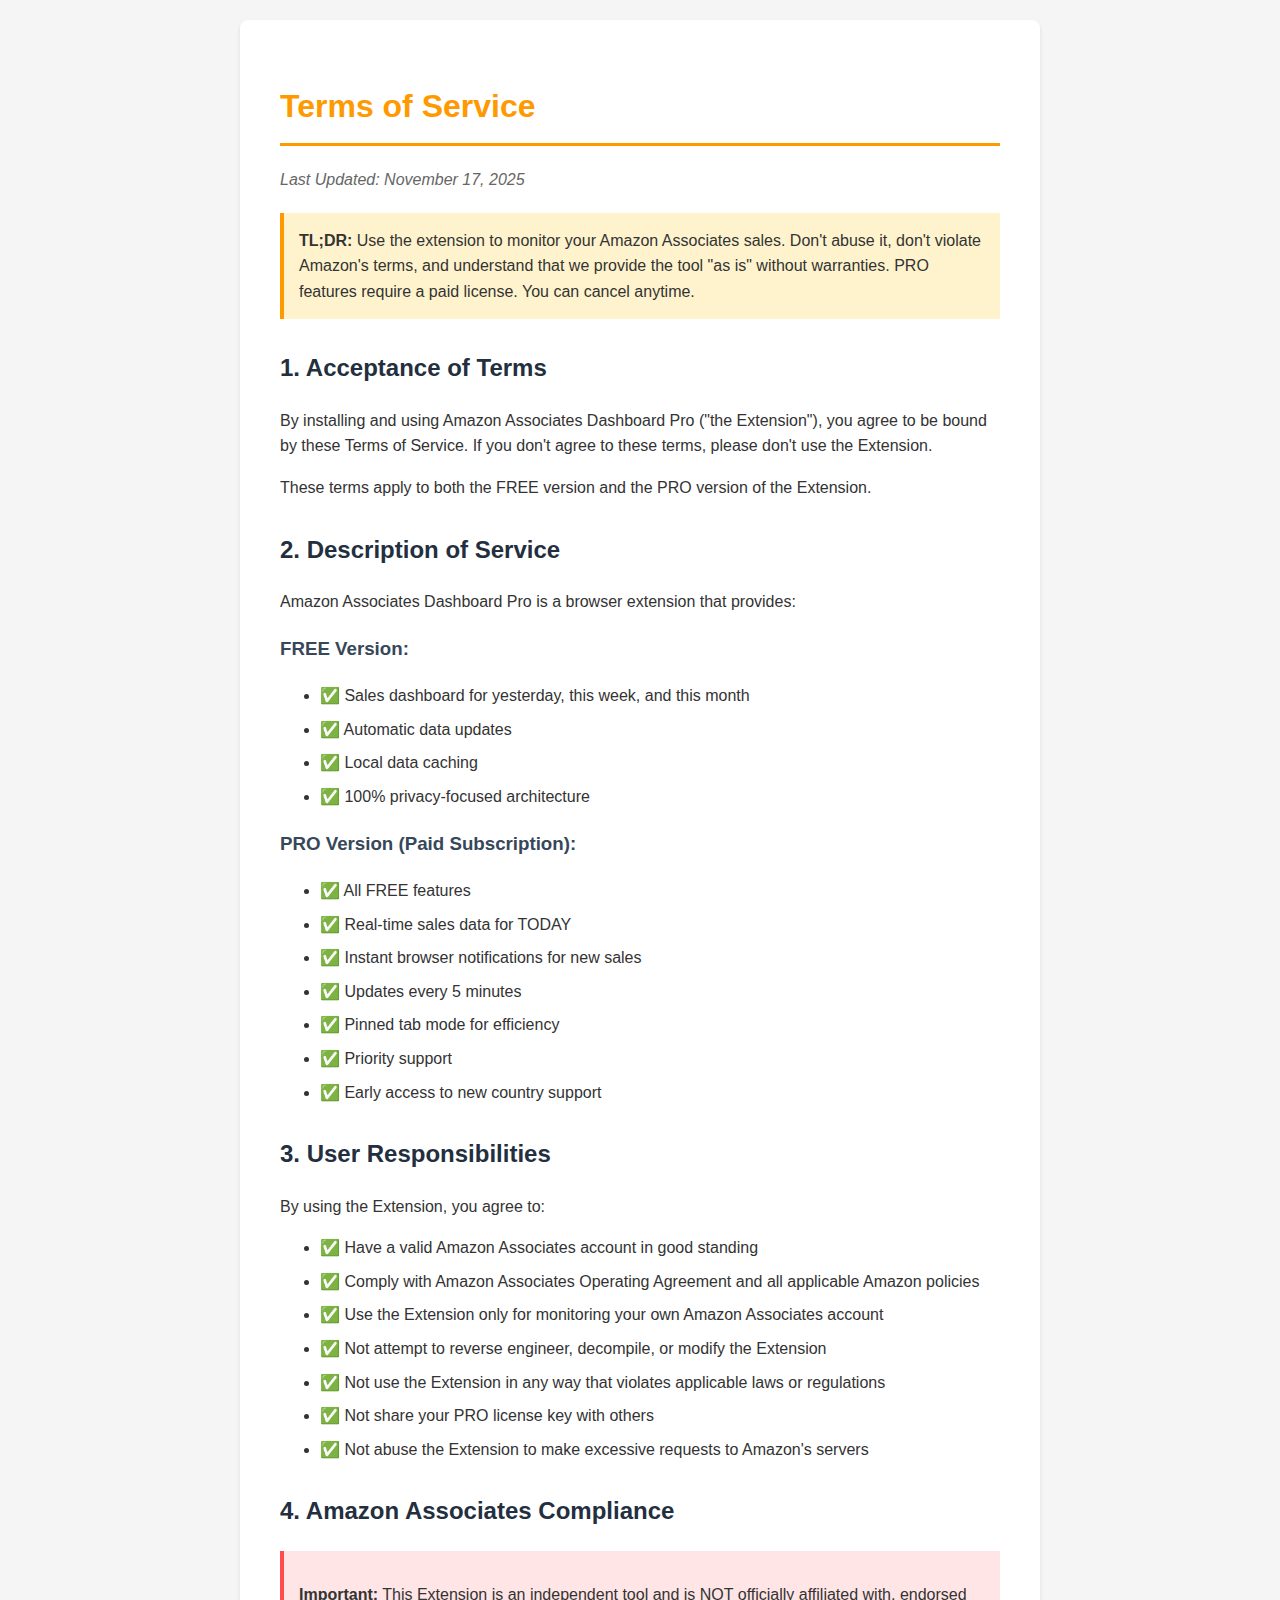
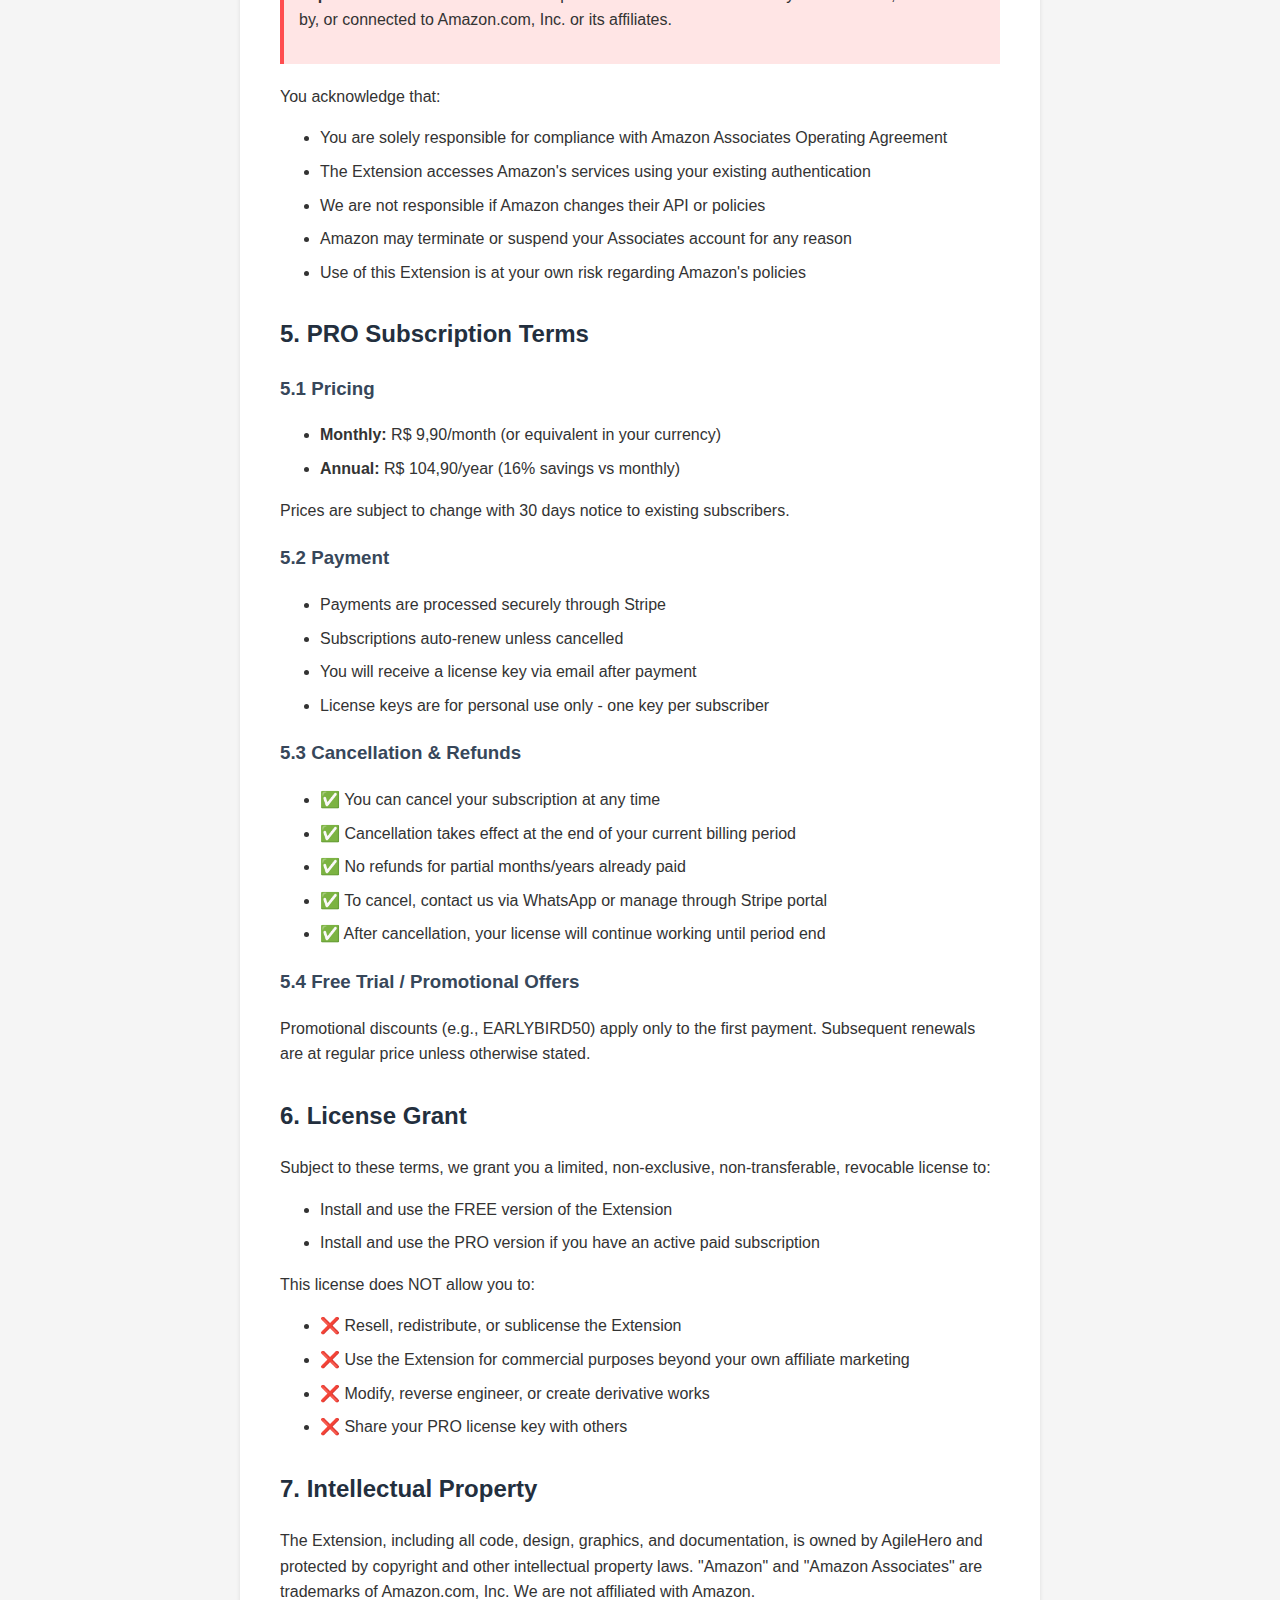
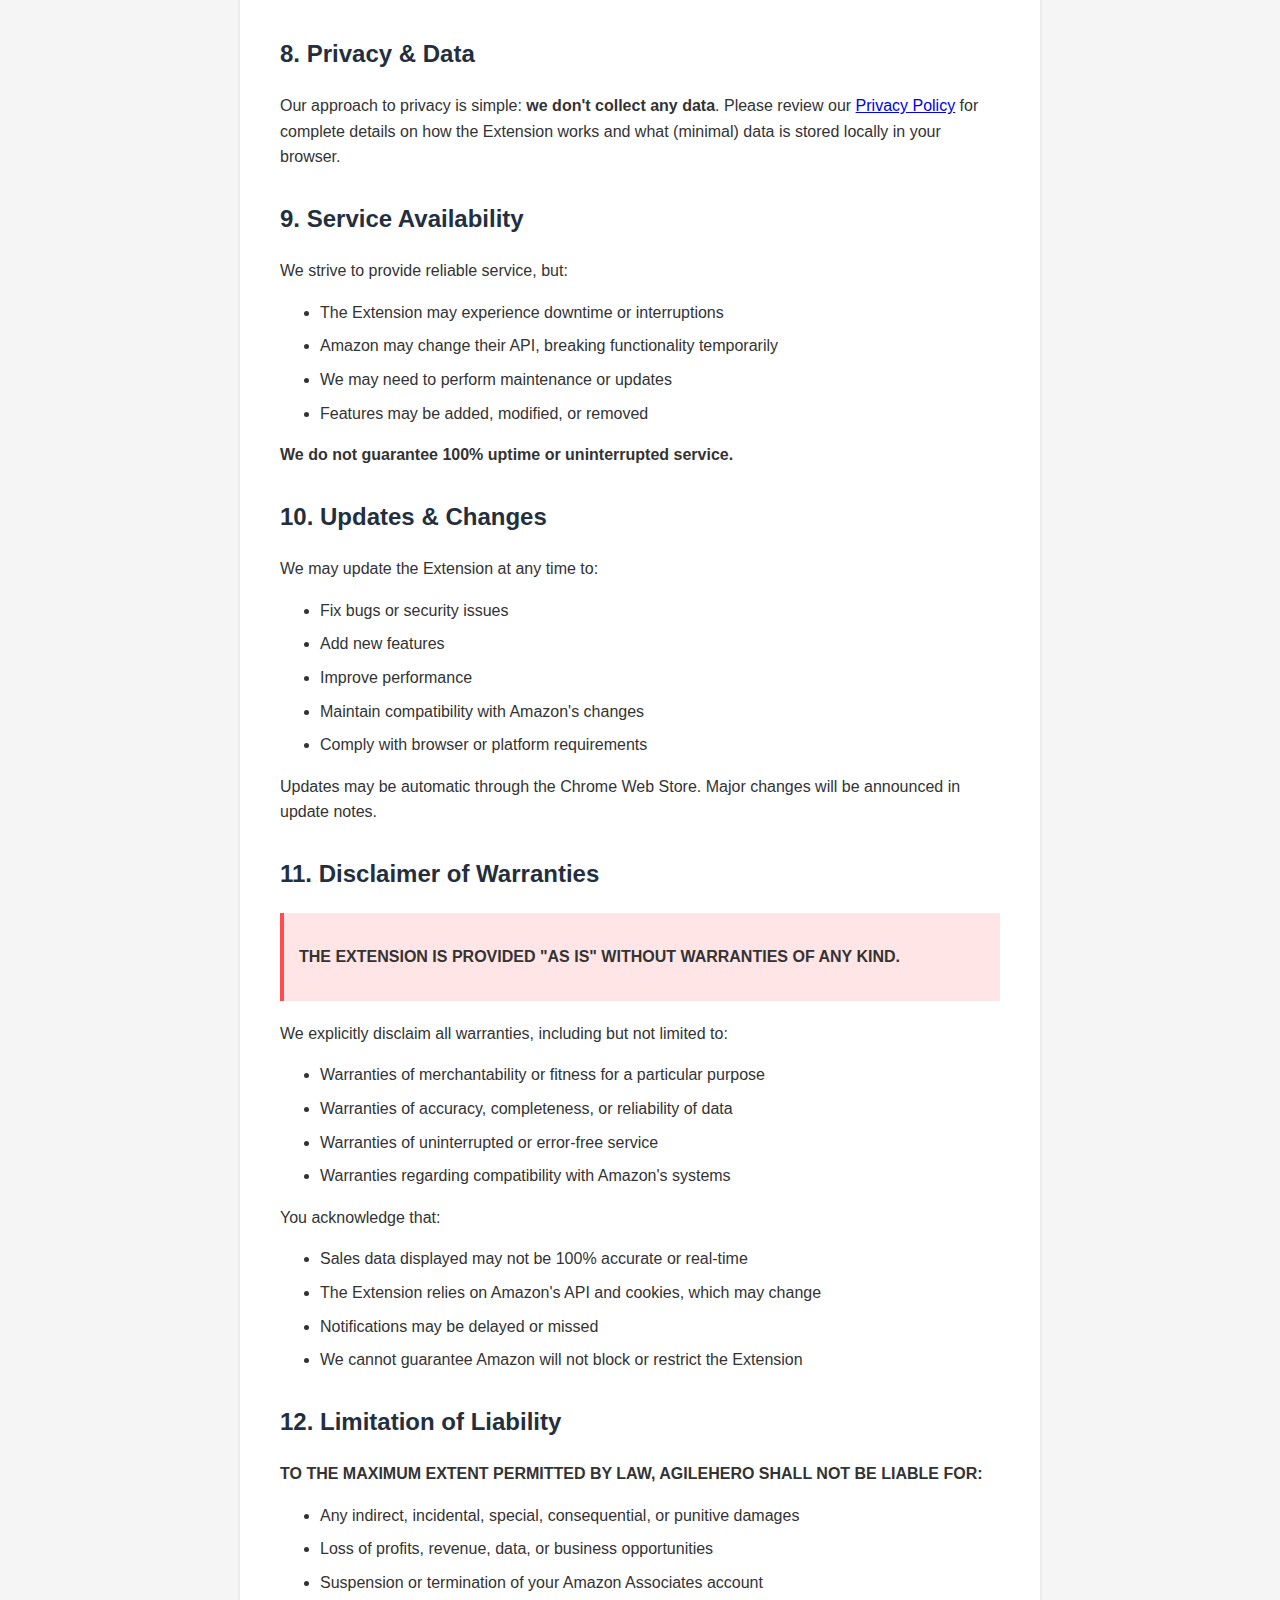
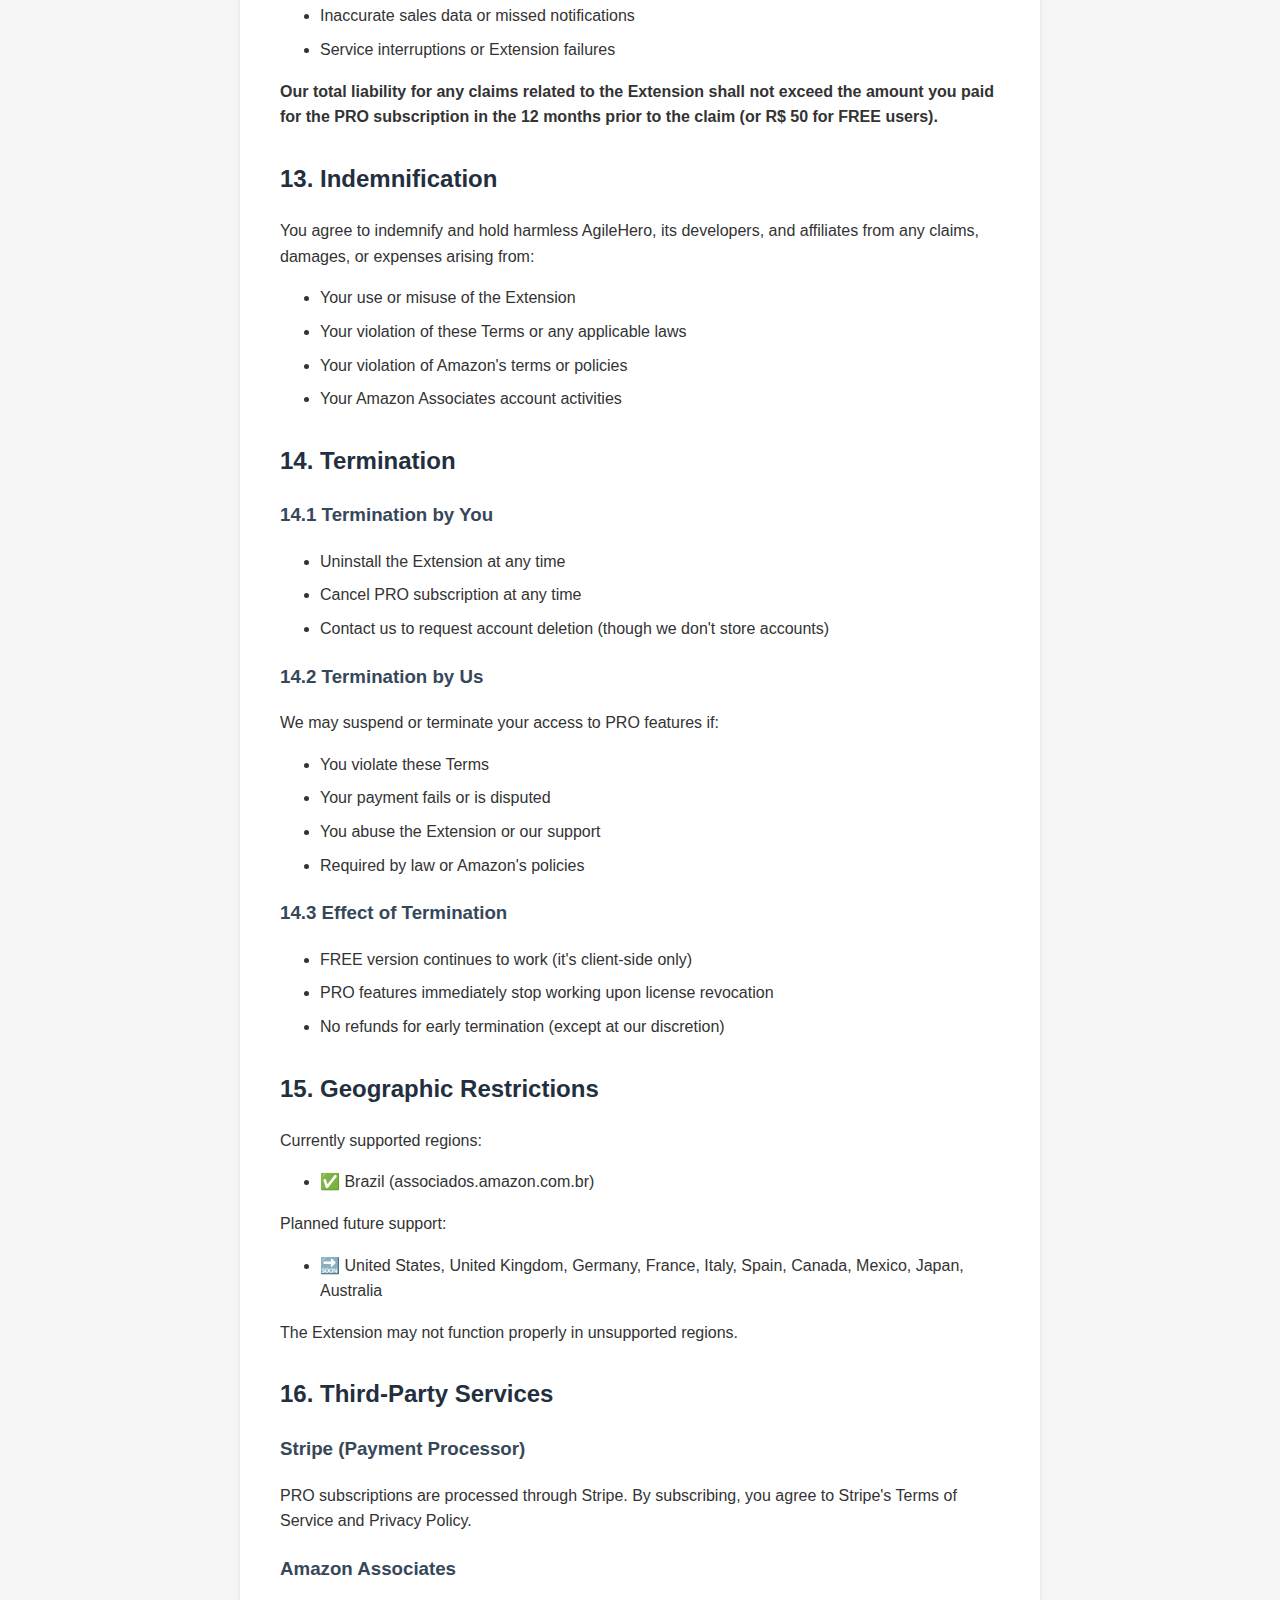
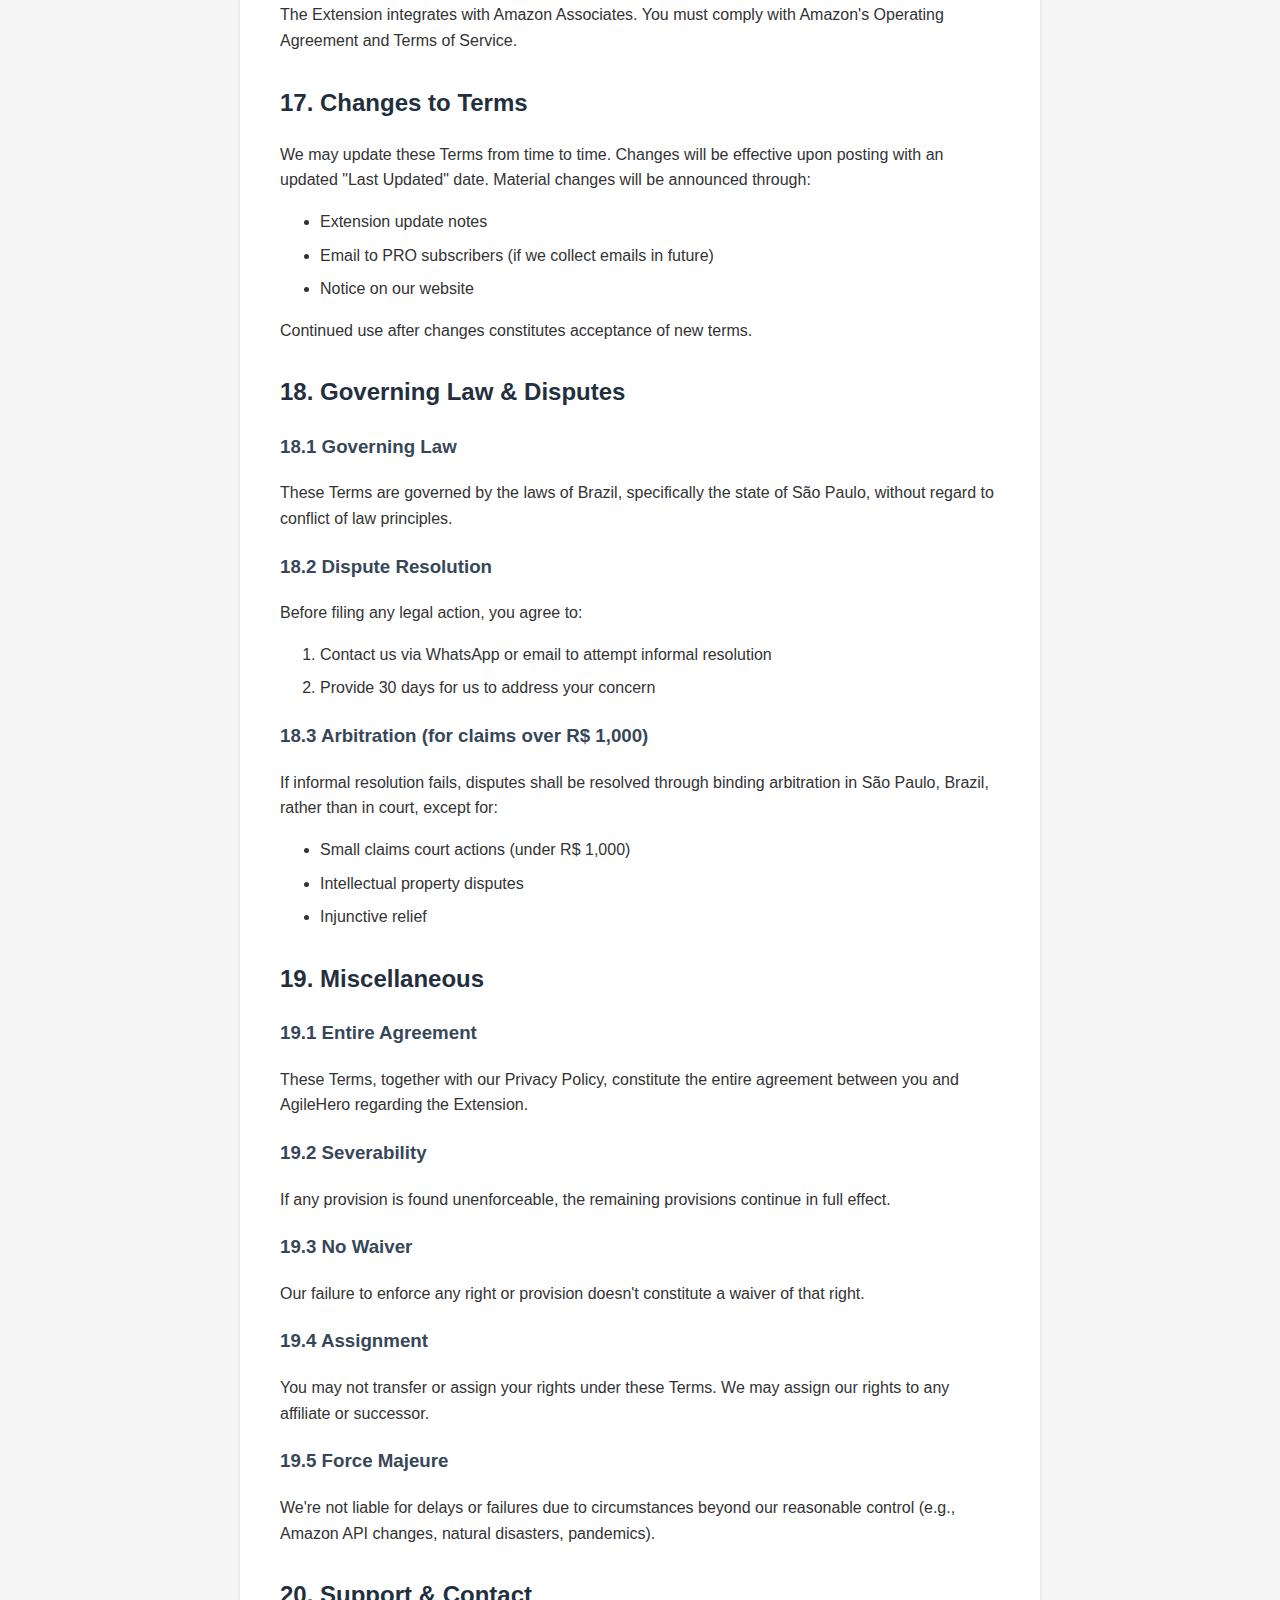
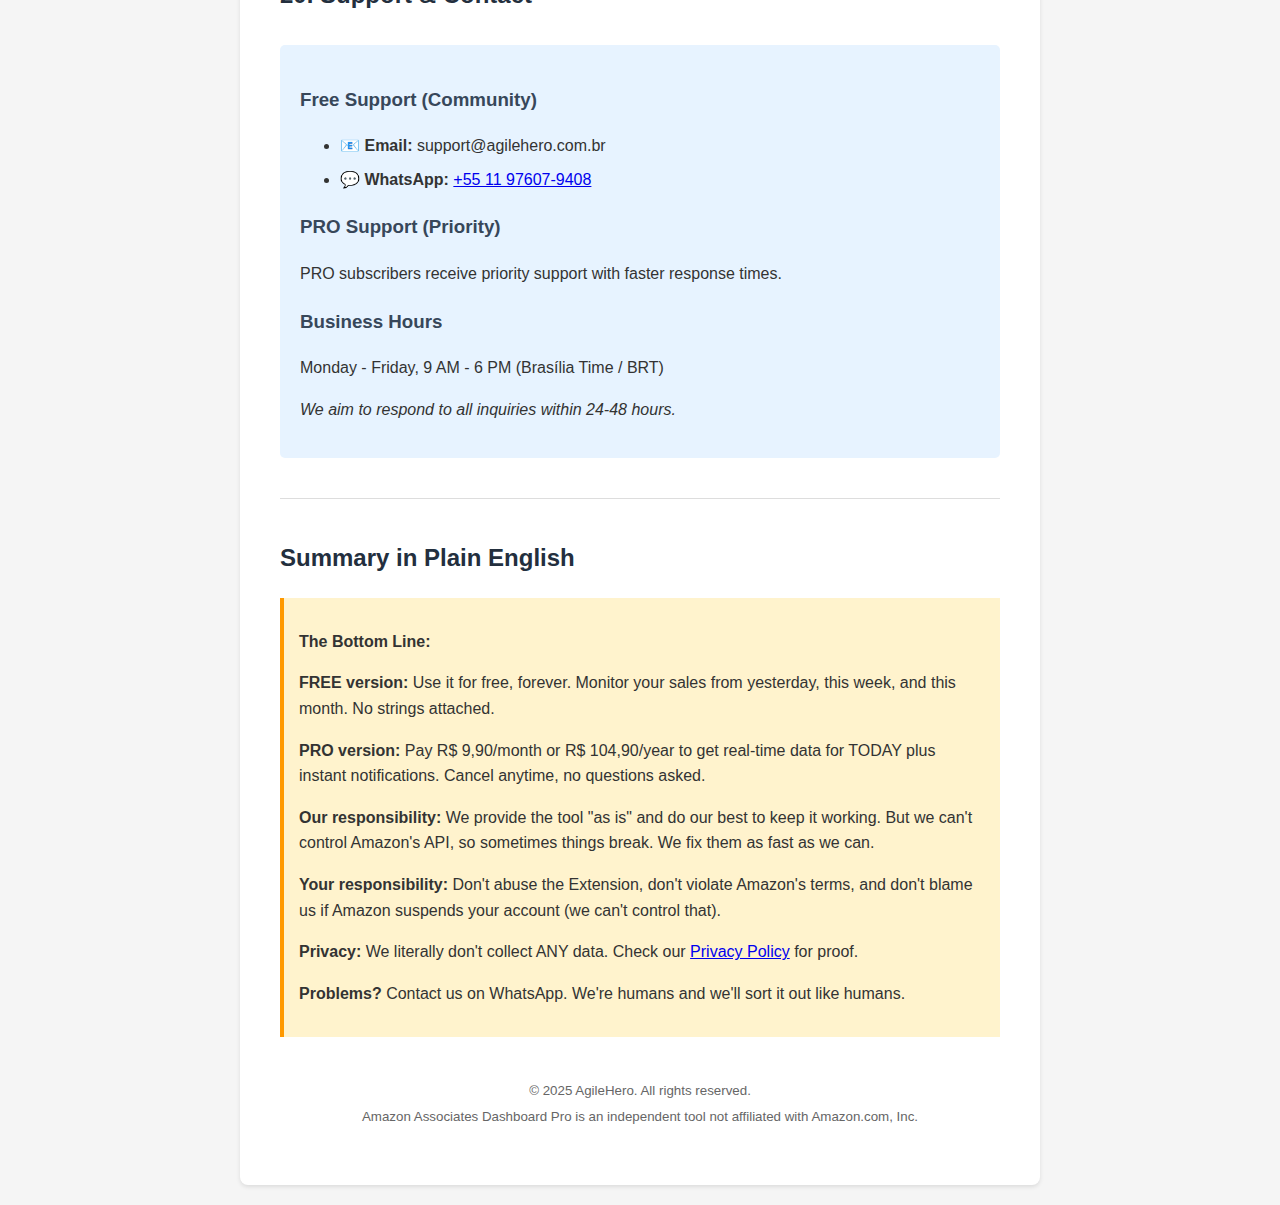
<file: terms.html>
<!DOCTYPE html>
<html lang="pt-BR">
<head>
    <meta charset="UTF-8">
    <meta name="viewport" content="width=device-width, initial-scale=1.0">
    <title>Terms of Service - Amazon Associates Dashboard Pro</title>
    <style>
        body {
            font-family: -apple-system, BlinkMacSystemFont, 'Segoe UI', Roboto, 'Helvetica Neue', Arial, sans-serif;
            line-height: 1.6;
            color: #333;
            max-width: 800px;
            margin: 0 auto;
            padding: 20px;
            background-color: #f5f5f5;
        }
        .container {
            background-color: white;
            padding: 40px;
            border-radius: 8px;
            box-shadow: 0 2px 4px rgba(0,0,0,0.1);
        }
        h1 {
            color: #FF9900;
            border-bottom: 3px solid #FF9900;
            padding-bottom: 10px;
        }
        h2 {
            color: #232F3E;
            margin-top: 30px;
        }
        h3 {
            color: #37475A;
            margin-top: 20px;
        }
        .highlight {
            background-color: #FFF3CD;
            padding: 15px;
            border-left: 4px solid #FF9900;
            margin: 20px 0;
        }
        .contact {
            background-color: #E7F3FF;
            padding: 20px;
            border-radius: 5px;
            margin-top: 30px;
        }
        ul {
            margin: 10px 0;
        }
        li {
            margin: 8px 0;
        }
        .date {
            color: #666;
            font-style: italic;
        }
        .important-box {
            background-color: #FFE5E5;
            padding: 15px;
            border-left: 4px solid #FF4D4F;
            margin: 20px 0;
        }
    </style>
</head>
<body>
    <div class="container">
        <h1>Terms of Service</h1>
        <p class="date">Last Updated: November 17, 2025</p>

        <div class="highlight">
            <strong>TL;DR:</strong> Use the extension to monitor your Amazon Associates sales. Don't abuse it, don't violate Amazon's terms, and understand that we provide the tool "as is" without warranties. PRO features require a paid license. You can cancel anytime.
        </div>

        <h2>1. Acceptance of Terms</h2>
        <p>
            By installing and using Amazon Associates Dashboard Pro ("the Extension"), you agree to be bound by these Terms of Service. If you don't agree to these terms, please don't use the Extension.
        </p>
        <p>
            These terms apply to both the FREE version and the PRO version of the Extension.
        </p>

        <h2>2. Description of Service</h2>
        <p>Amazon Associates Dashboard Pro is a browser extension that provides:</p>

        <h3>FREE Version:</h3>
        <ul>
            <li>✅ Sales dashboard for yesterday, this week, and this month</li>
            <li>✅ Automatic data updates</li>
            <li>✅ Local data caching</li>
            <li>✅ 100% privacy-focused architecture</li>
        </ul>

        <h3>PRO Version (Paid Subscription):</h3>
        <ul>
            <li>✅ All FREE features</li>
            <li>✅ Real-time sales data for TODAY</li>
            <li>✅ Instant browser notifications for new sales</li>
            <li>✅ Updates every 5 minutes</li>
            <li>✅ Pinned tab mode for efficiency</li>
            <li>✅ Priority support</li>
            <li>✅ Early access to new country support</li>
        </ul>

        <h2>3. User Responsibilities</h2>
        <p>By using the Extension, you agree to:</p>
        <ul>
            <li>✅ Have a valid Amazon Associates account in good standing</li>
            <li>✅ Comply with Amazon Associates Operating Agreement and all applicable Amazon policies</li>
            <li>✅ Use the Extension only for monitoring your own Amazon Associates account</li>
            <li>✅ Not attempt to reverse engineer, decompile, or modify the Extension</li>
            <li>✅ Not use the Extension in any way that violates applicable laws or regulations</li>
            <li>✅ Not share your PRO license key with others</li>
            <li>✅ Not abuse the Extension to make excessive requests to Amazon's servers</li>
        </ul>

        <h2>4. Amazon Associates Compliance</h2>
        <div class="important-box">
            <p><strong>Important:</strong> This Extension is an independent tool and is NOT officially affiliated with, endorsed by, or connected to Amazon.com, Inc. or its affiliates.</p>
        </div>

        <p>You acknowledge that:</p>
        <ul>
            <li>You are solely responsible for compliance with Amazon Associates Operating Agreement</li>
            <li>The Extension accesses Amazon's services using your existing authentication</li>
            <li>We are not responsible if Amazon changes their API or policies</li>
            <li>Amazon may terminate or suspend your Associates account for any reason</li>
            <li>Use of this Extension is at your own risk regarding Amazon's policies</li>
        </ul>

        <h2>5. PRO Subscription Terms</h2>

        <h3>5.1 Pricing</h3>
        <ul>
            <li><strong>Monthly:</strong> R$ 9,90/month (or equivalent in your currency)</li>
            <li><strong>Annual:</strong> R$ 104,90/year (16% savings vs monthly)</li>
        </ul>
        <p>Prices are subject to change with 30 days notice to existing subscribers.</p>

        <h3>5.2 Payment</h3>
        <ul>
            <li>Payments are processed securely through Stripe</li>
            <li>Subscriptions auto-renew unless cancelled</li>
            <li>You will receive a license key via email after payment</li>
            <li>License keys are for personal use only - one key per subscriber</li>
        </ul>

        <h3>5.3 Cancellation & Refunds</h3>
        <ul>
            <li>✅ You can cancel your subscription at any time</li>
            <li>✅ Cancellation takes effect at the end of your current billing period</li>
            <li>✅ No refunds for partial months/years already paid</li>
            <li>✅ To cancel, contact us via WhatsApp or manage through Stripe portal</li>
            <li>✅ After cancellation, your license will continue working until period end</li>
        </ul>

        <h3>5.4 Free Trial / Promotional Offers</h3>
        <p>Promotional discounts (e.g., EARLYBIRD50) apply only to the first payment. Subsequent renewals are at regular price unless otherwise stated.</p>

        <h2>6. License Grant</h2>
        <p>Subject to these terms, we grant you a limited, non-exclusive, non-transferable, revocable license to:</p>
        <ul>
            <li>Install and use the FREE version of the Extension</li>
            <li>Install and use the PRO version if you have an active paid subscription</li>
        </ul>

        <p>This license does NOT allow you to:</p>
        <ul>
            <li>❌ Resell, redistribute, or sublicense the Extension</li>
            <li>❌ Use the Extension for commercial purposes beyond your own affiliate marketing</li>
            <li>❌ Modify, reverse engineer, or create derivative works</li>
            <li>❌ Share your PRO license key with others</li>
        </ul>

        <h2>7. Intellectual Property</h2>
        <p>
            The Extension, including all code, design, graphics, and documentation, is owned by AgileHero and protected by copyright and other intellectual property laws. "Amazon" and "Amazon Associates" are trademarks of Amazon.com, Inc. We are not affiliated with Amazon.
        </p>

        <h2>8. Privacy & Data</h2>
        <p>
            Our approach to privacy is simple: <strong>we don't collect any data</strong>. Please review our <a href="privacy.html">Privacy Policy</a> for complete details on how the Extension works and what (minimal) data is stored locally in your browser.
        </p>

        <h2>9. Service Availability</h2>
        <p>We strive to provide reliable service, but:</p>
        <ul>
            <li>The Extension may experience downtime or interruptions</li>
            <li>Amazon may change their API, breaking functionality temporarily</li>
            <li>We may need to perform maintenance or updates</li>
            <li>Features may be added, modified, or removed</li>
        </ul>
        <p><strong>We do not guarantee 100% uptime or uninterrupted service.</strong></p>

        <h2>10. Updates & Changes</h2>
        <p>We may update the Extension at any time to:</p>
        <ul>
            <li>Fix bugs or security issues</li>
            <li>Add new features</li>
            <li>Improve performance</li>
            <li>Maintain compatibility with Amazon's changes</li>
            <li>Comply with browser or platform requirements</li>
        </ul>
        <p>Updates may be automatic through the Chrome Web Store. Major changes will be announced in update notes.</p>

        <h2>11. Disclaimer of Warranties</h2>
        <div class="important-box">
            <p><strong>THE EXTENSION IS PROVIDED "AS IS" WITHOUT WARRANTIES OF ANY KIND.</strong></p>
        </div>

        <p>We explicitly disclaim all warranties, including but not limited to:</p>
        <ul>
            <li>Warranties of merchantability or fitness for a particular purpose</li>
            <li>Warranties of accuracy, completeness, or reliability of data</li>
            <li>Warranties of uninterrupted or error-free service</li>
            <li>Warranties regarding compatibility with Amazon's systems</li>
        </ul>

        <p>You acknowledge that:</p>
        <ul>
            <li>Sales data displayed may not be 100% accurate or real-time</li>
            <li>The Extension relies on Amazon's API and cookies, which may change</li>
            <li>Notifications may be delayed or missed</li>
            <li>We cannot guarantee Amazon will not block or restrict the Extension</li>
        </ul>

        <h2>12. Limitation of Liability</h2>
        <p>
            <strong>TO THE MAXIMUM EXTENT PERMITTED BY LAW, AGILEHERO SHALL NOT BE LIABLE FOR:</strong>
        </p>
        <ul>
            <li>Any indirect, incidental, special, consequential, or punitive damages</li>
            <li>Loss of profits, revenue, data, or business opportunities</li>
            <li>Suspension or termination of your Amazon Associates account</li>
            <li>Inaccurate sales data or missed notifications</li>
            <li>Service interruptions or Extension failures</li>
        </ul>

        <p>
            <strong>Our total liability for any claims related to the Extension shall not exceed the amount you paid for the PRO subscription in the 12 months prior to the claim (or R$ 50 for FREE users).</strong>
        </p>

        <h2>13. Indemnification</h2>
        <p>You agree to indemnify and hold harmless AgileHero, its developers, and affiliates from any claims, damages, or expenses arising from:</p>
        <ul>
            <li>Your use or misuse of the Extension</li>
            <li>Your violation of these Terms or any applicable laws</li>
            <li>Your violation of Amazon's terms or policies</li>
            <li>Your Amazon Associates account activities</li>
        </ul>

        <h2>14. Termination</h2>

        <h3>14.1 Termination by You</h3>
        <ul>
            <li>Uninstall the Extension at any time</li>
            <li>Cancel PRO subscription at any time</li>
            <li>Contact us to request account deletion (though we don't store accounts)</li>
        </ul>

        <h3>14.2 Termination by Us</h3>
        <p>We may suspend or terminate your access to PRO features if:</p>
        <ul>
            <li>You violate these Terms</li>
            <li>Your payment fails or is disputed</li>
            <li>You abuse the Extension or our support</li>
            <li>Required by law or Amazon's policies</li>
        </ul>

        <h3>14.3 Effect of Termination</h3>
        <ul>
            <li>FREE version continues to work (it's client-side only)</li>
            <li>PRO features immediately stop working upon license revocation</li>
            <li>No refunds for early termination (except at our discretion)</li>
        </ul>

        <h2>15. Geographic Restrictions</h2>
        <p>Currently supported regions:</p>
        <ul>
            <li>✅ Brazil (associados.amazon.com.br)</li>
        </ul>

        <p>Planned future support:</p>
        <ul>
            <li>🔜 United States, United Kingdom, Germany, France, Italy, Spain, Canada, Mexico, Japan, Australia</li>
        </ul>

        <p>The Extension may not function properly in unsupported regions.</p>

        <h2>16. Third-Party Services</h2>

        <h3>Stripe (Payment Processor)</h3>
        <p>PRO subscriptions are processed through Stripe. By subscribing, you agree to Stripe's Terms of Service and Privacy Policy.</p>

        <h3>Amazon Associates</h3>
        <p>The Extension integrates with Amazon Associates. You must comply with Amazon's Operating Agreement and Terms of Service.</p>

        <h2>17. Changes to Terms</h2>
        <p>We may update these Terms from time to time. Changes will be effective upon posting with an updated "Last Updated" date. Material changes will be announced through:</p>
        <ul>
            <li>Extension update notes</li>
            <li>Email to PRO subscribers (if we collect emails in future)</li>
            <li>Notice on our website</li>
        </ul>
        <p>Continued use after changes constitutes acceptance of new terms.</p>

        <h2>18. Governing Law & Disputes</h2>

        <h3>18.1 Governing Law</h3>
        <p>These Terms are governed by the laws of Brazil, specifically the state of São Paulo, without regard to conflict of law principles.</p>

        <h3>18.2 Dispute Resolution</h3>
        <p>Before filing any legal action, you agree to:</p>
        <ol>
            <li>Contact us via WhatsApp or email to attempt informal resolution</li>
            <li>Provide 30 days for us to address your concern</li>
        </ol>

        <h3>18.3 Arbitration (for claims over R$ 1,000)</h3>
        <p>If informal resolution fails, disputes shall be resolved through binding arbitration in São Paulo, Brazil, rather than in court, except for:</p>
        <ul>
            <li>Small claims court actions (under R$ 1,000)</li>
            <li>Intellectual property disputes</li>
            <li>Injunctive relief</li>
        </ul>

        <h2>19. Miscellaneous</h2>

        <h3>19.1 Entire Agreement</h3>
        <p>These Terms, together with our Privacy Policy, constitute the entire agreement between you and AgileHero regarding the Extension.</p>

        <h3>19.2 Severability</h3>
        <p>If any provision is found unenforceable, the remaining provisions continue in full effect.</p>

        <h3>19.3 No Waiver</h3>
        <p>Our failure to enforce any right or provision doesn't constitute a waiver of that right.</p>

        <h3>19.4 Assignment</h3>
        <p>You may not transfer or assign your rights under these Terms. We may assign our rights to any affiliate or successor.</p>

        <h3>19.5 Force Majeure</h3>
        <p>We're not liable for delays or failures due to circumstances beyond our reasonable control (e.g., Amazon API changes, natural disasters, pandemics).</p>

        <h2>20. Support & Contact</h2>
        <div class="contact">
            <h3>Free Support (Community)</h3>
            <ul>
                <li>📧 <strong>Email:</strong> support@agilehero.com.br</li>
                <li>💬 <strong>WhatsApp:</strong> <a href="https://api.whatsapp.com/send?phone=5511976079408" target="_blank">+55 11 97607-9408</a></li>
            </ul>

            <h3>PRO Support (Priority)</h3>
            <p>PRO subscribers receive priority support with faster response times.</p>

            <h3>Business Hours</h3>
            <p>Monday - Friday, 9 AM - 6 PM (Brasília Time / BRT)</p>
            <p><em>We aim to respond to all inquiries within 24-48 hours.</em></p>
        </div>

        <hr style="margin: 40px 0; border: none; border-top: 1px solid #ddd;">

        <h2>Summary in Plain English</h2>
        <div class="highlight">
            <p><strong>The Bottom Line:</strong></p>
            <p>
                <strong>FREE version:</strong> Use it for free, forever. Monitor your sales from yesterday, this week, and this month. No strings attached.
            </p>
            <p>
                <strong>PRO version:</strong> Pay R$ 9,90/month or R$ 104,90/year to get real-time data for TODAY plus instant notifications. Cancel anytime, no questions asked.
            </p>
            <p>
                <strong>Our responsibility:</strong> We provide the tool "as is" and do our best to keep it working. But we can't control Amazon's API, so sometimes things break. We fix them as fast as we can.
            </p>
            <p>
                <strong>Your responsibility:</strong> Don't abuse the Extension, don't violate Amazon's terms, and don't blame us if Amazon suspends your account (we can't control that).
            </p>
            <p>
                <strong>Privacy:</strong> We literally don't collect ANY data. Check our <a href="privacy.html">Privacy Policy</a> for proof.
            </p>
            <p>
                <strong>Problems?</strong> Contact us on WhatsApp. We're humans and we'll sort it out like humans.
            </p>
        </div>

        <p style="text-align: center; margin-top: 40px; color: #666;">
            <small>
                © 2025 AgileHero. All rights reserved.<br>
                Amazon Associates Dashboard Pro is an independent tool not affiliated with Amazon.com, Inc.
            </small>
        </p>
    </div>
</body>
</html>
</file>
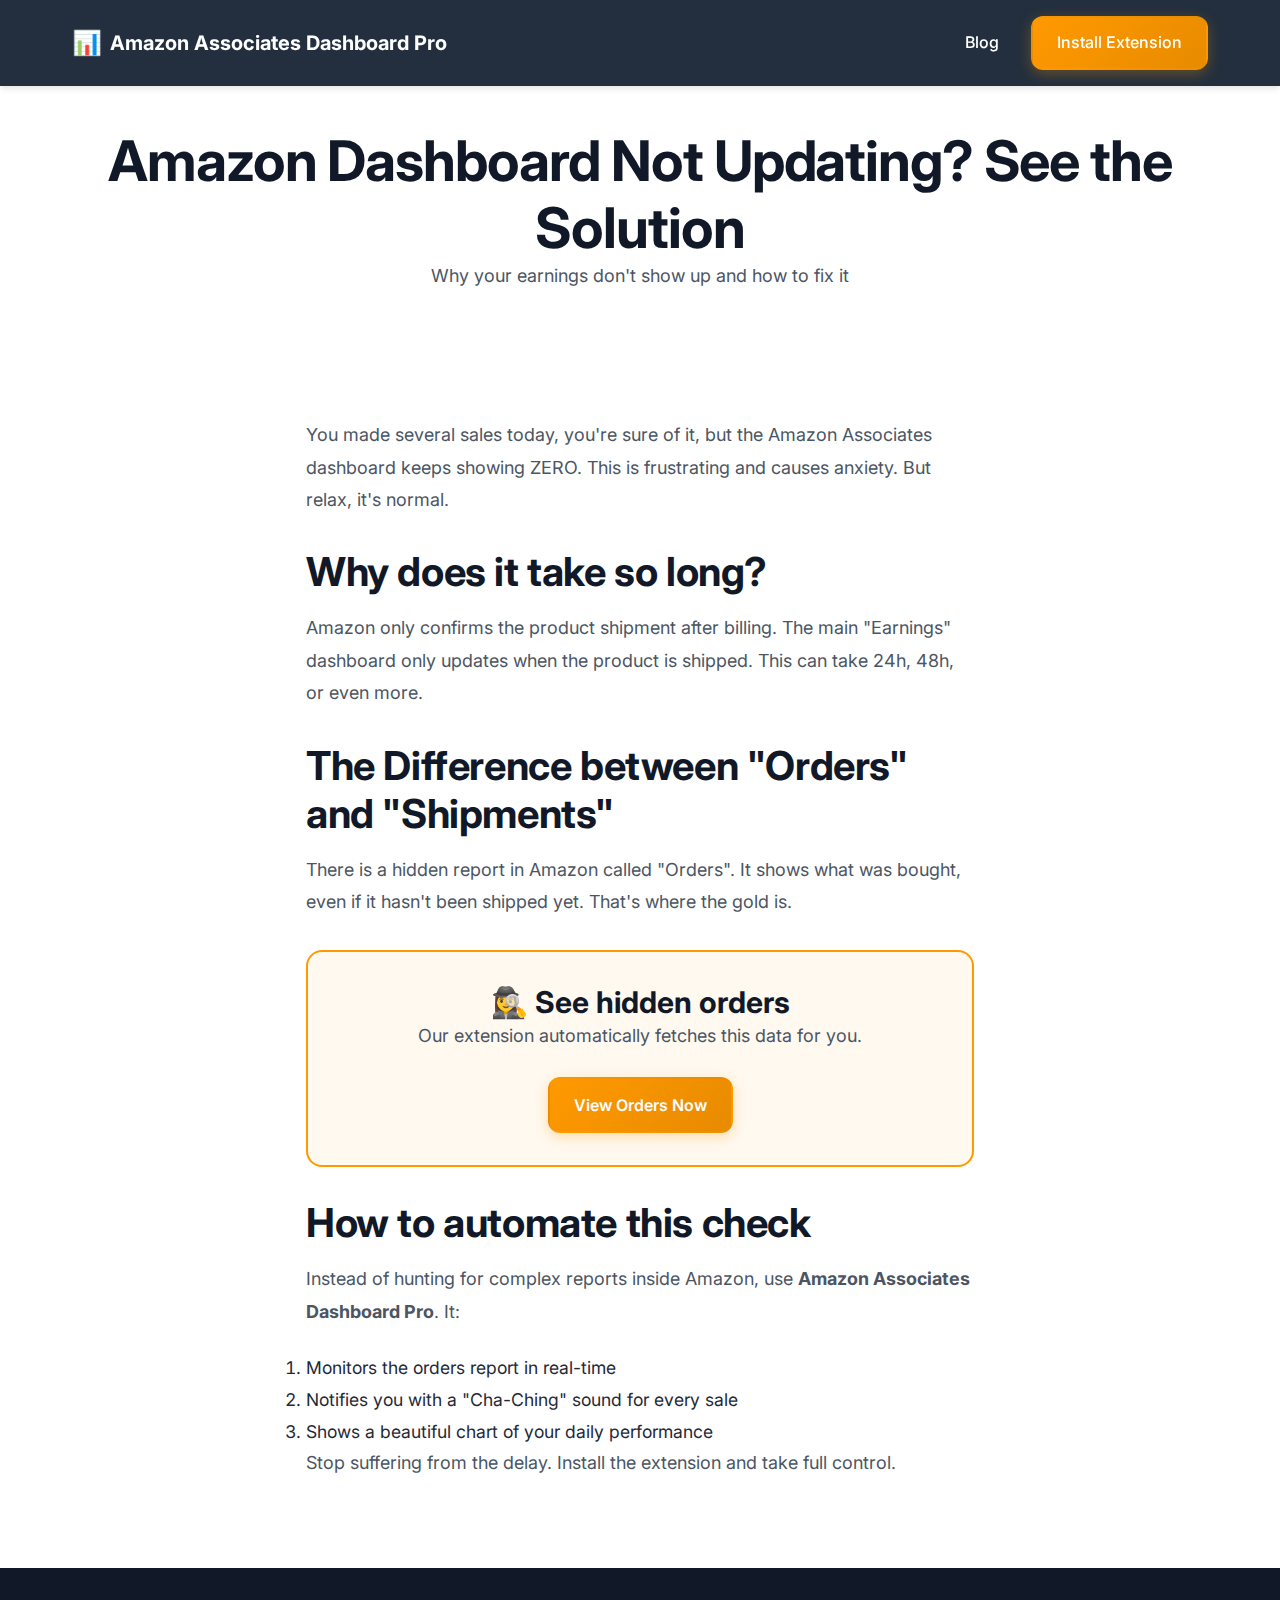
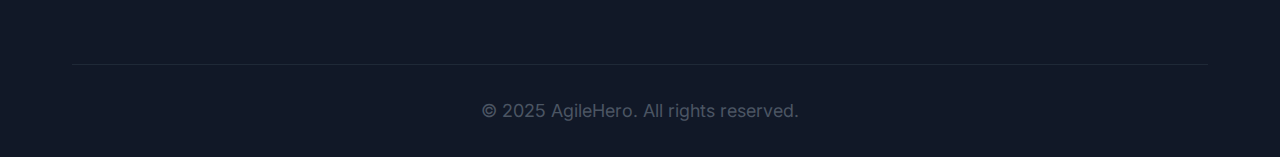
<file: blog/en/fix-amazon-associates-delay.html>
<!DOCTYPE html>
<html lang="en">
<head>
    <meta charset="UTF-8">
    <meta name="viewport" content="width=device-width, initial-scale=1.0">
    <meta name="description" content="Amazon dashboard not updating? Understand why and see how to solve this common problem among affiliates.">
    <title>Amazon Dashboard Not Updating? See the Solution - Blog</title>
    <link rel="stylesheet" href="../../styles.css">
    <link href="https://fonts.googleapis.com/css2?family=Inter:wght@300;400;500;600;700;800&display=swap" rel="stylesheet">
    <style>
        .article-header { padding: 8rem 0 4rem; text-align: center; background: var(--bg-light); }
        .article-content { max-width: 700px; margin: 0 auto; padding: 4rem 1rem; font-size: 1.1rem; line-height: 1.8; }
        .article-content h2 { margin-top: 2rem; margin-bottom: 1rem; }
        .article-content p { margin-bottom: 1.5rem; }
        .cta-box { background: #fff9f0; border: 2px solid var(--primary); padding: 2rem; border-radius: 1rem; margin: 2rem 0; text-align: center; }
    </style>
</head>
<body>
    <nav class="nav">
        <div class="container nav-container">
            <div class="logo">
                <span class="logo-icon">📊</span>
                <span class="logo-text">Amazon Associates Dashboard Pro</span>
            </div>
            <div class="nav-links">
                <a href="index.html">Blog</a>
                <a href="../../index-en.html" class="btn btn-primary">Install Extension</a>
            </div>
        </div>
    </nav>

    <header class="article-header">
        <div class="container">
            <h1>Amazon Dashboard Not Updating? See the Solution</h1>
            <p>Why your earnings don't show up and how to fix it</p>
        </div>
    </header>

    <article class="article-content">
        <p>You made several sales today, you're sure of it, but the Amazon Associates dashboard keeps showing ZERO. This is frustrating and causes anxiety. But relax, it's normal.</p>

        <h2>Why does it take so long?</h2>
        <p>Amazon only confirms the product shipment after billing. The main "Earnings" dashboard only updates when the product is shipped. This can take 24h, 48h, or even more.</p>

        <h2>The Difference between "Orders" and "Shipments"</h2>
        <p>There is a hidden report in Amazon called "Orders". It shows what was bought, even if it hasn't been shipped yet. That's where the gold is.</p>

        <div class="cta-box">
            <h3>🕵️‍♀️ See hidden orders</h3>
            <p>Our extension automatically fetches this data for you.</p>
            <a href="https://chromewebstore.google.com/detail/amazon-associates-dashboa/lmgafbcblmllgldhgdadahodfaenonhi" class="btn btn-primary">View Orders Now</a>
        </div>

        <h2>How to automate this check</h2>
        <p>Instead of hunting for complex reports inside Amazon, use <strong>Amazon Associates Dashboard Pro</strong>. It:</p>
        <ol>
            <li>Monitors the orders report in real-time</li>
            <li>Notifies you with a "Cha-Ching" sound for every sale</li>
            <li>Shows a beautiful chart of your daily performance</li>
        </ol>

        <p>Stop suffering from the delay. Install the extension and take full control.</p>
    </article>

    <footer class="footer">
        <div class="container">
            <div class="footer-bottom">
                <p>&copy; 2025 AgileHero. All rights reserved.</p>
            </div>
        </div>
    </footer>
</body>
</html>
</file>
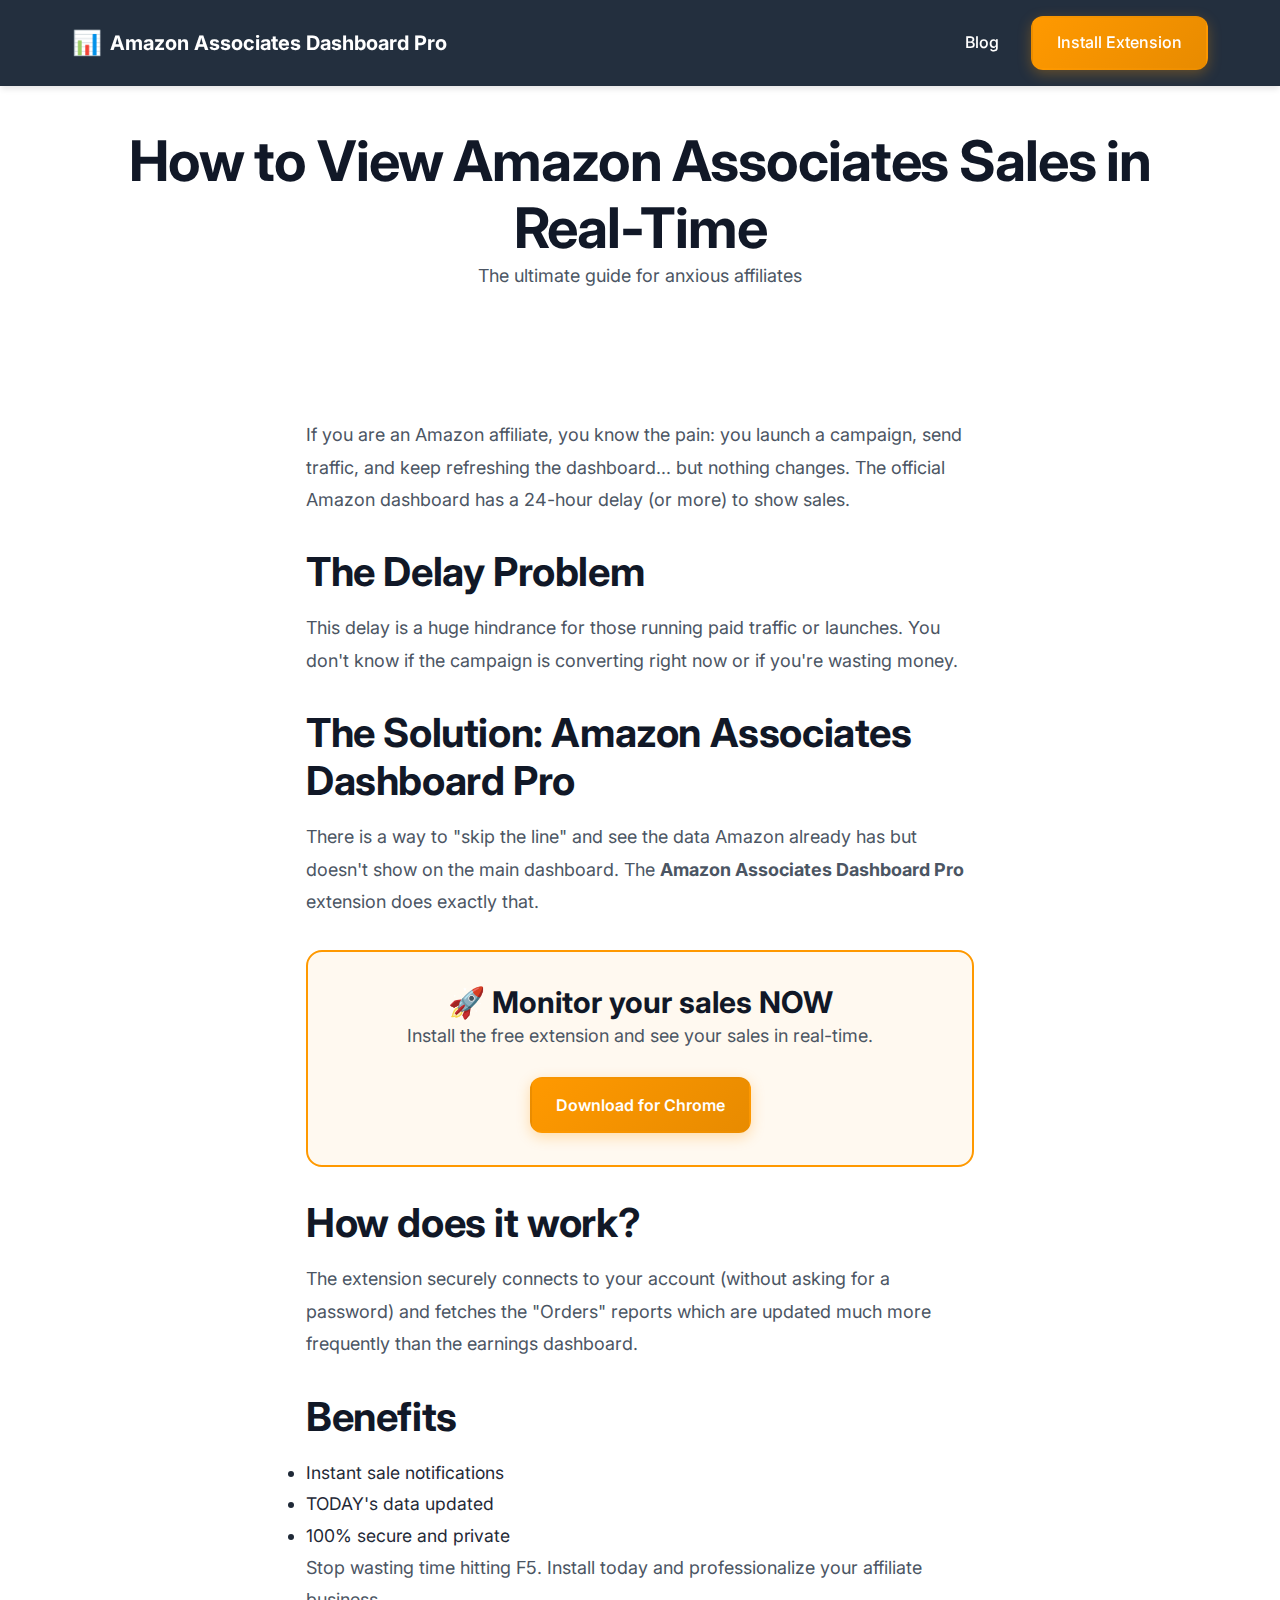
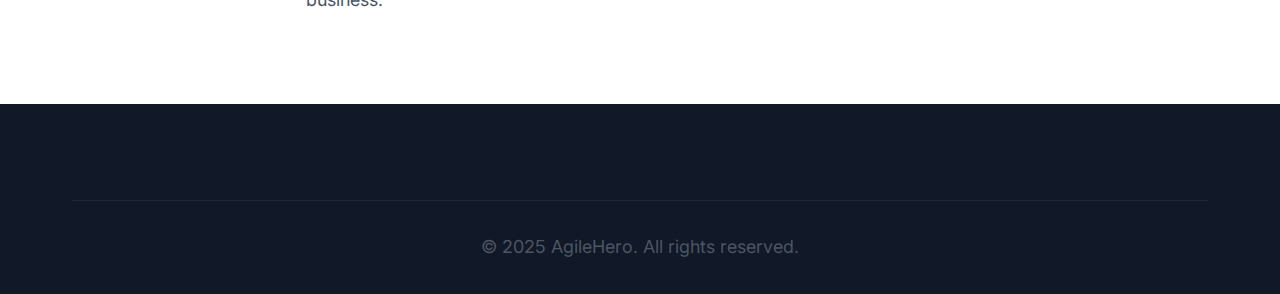
<file: blog/en/real-time-amazon-associates-dashboard.html>
<!DOCTYPE html>
<html lang="en">
<head>
    <meta charset="UTF-8">
    <meta name="viewport" content="width=device-width, initial-scale=1.0">
    <meta name="description" content="Learn how to monitor your Amazon Associates sales in real-time. Stop the anxiety and see your commissions instantly.">
    <title>How to View Amazon Associates Sales in Real-Time - 2025 Guide</title>
    <link rel="stylesheet" href="../../styles.css">
    <link href="https://fonts.googleapis.com/css2?family=Inter:wght@300;400;500;600;700;800&display=swap" rel="stylesheet">
    <style>
        .article-header { padding: 8rem 0 4rem; text-align: center; background: var(--bg-light); }
        .article-content { max-width: 700px; margin: 0 auto; padding: 4rem 1rem; font-size: 1.1rem; line-height: 1.8; }
        .article-content h2 { margin-top: 2rem; margin-bottom: 1rem; }
        .article-content p { margin-bottom: 1.5rem; }
        .cta-box { background: #fff9f0; border: 2px solid var(--primary); padding: 2rem; border-radius: 1rem; margin: 2rem 0; text-align: center; }
    </style>
</head>
<body>
    <nav class="nav">
        <div class="container nav-container">
            <div class="logo">
                <span class="logo-icon">📊</span>
                <span class="logo-text">Amazon Associates Dashboard Pro</span>
            </div>
            <div class="nav-links">
                <a href="index.html">Blog</a>
                <a href="../../index-en.html" class="btn btn-primary">Install Extension</a>
            </div>
        </div>
    </nav>

    <header class="article-header">
        <div class="container">
            <h1>How to View Amazon Associates Sales in Real-Time</h1>
            <p>The ultimate guide for anxious affiliates</p>
        </div>
    </header>

    <article class="article-content">
        <p>If you are an Amazon affiliate, you know the pain: you launch a campaign, send traffic, and keep refreshing the dashboard... but nothing changes. The official Amazon dashboard has a 24-hour delay (or more) to show sales.</p>

        <h2>The Delay Problem</h2>
        <p>This delay is a huge hindrance for those running paid traffic or launches. You don't know if the campaign is converting right now or if you're wasting money.</p>

        <h2>The Solution: Amazon Associates Dashboard Pro</h2>
        <p>There is a way to "skip the line" and see the data Amazon already has but doesn't show on the main dashboard. The <strong>Amazon Associates Dashboard Pro</strong> extension does exactly that.</p>

        <div class="cta-box">
            <h3>🚀 Monitor your sales NOW</h3>
            <p>Install the free extension and see your sales in real-time.</p>
            <a href="https://chromewebstore.google.com/detail/amazon-associates-dashboa/lmgafbcblmllgldhgdadahodfaenonhi" class="btn btn-primary">Download for Chrome</a>
        </div>

        <h2>How does it work?</h2>
        <p>The extension securely connects to your account (without asking for a password) and fetches the "Orders" reports which are updated much more frequently than the earnings dashboard.</p>

        <h2>Benefits</h2>
        <ul>
            <li>Instant sale notifications</li>
            <li>TODAY's data updated</li>
            <li>100% secure and private</li>
        </ul>

        <p>Stop wasting time hitting F5. Install today and professionalize your affiliate business.</p>
    </article>

    <footer class="footer">
        <div class="container">
            <div class="footer-bottom">
                <p>&copy; 2025 AgileHero. All rights reserved.</p>
            </div>
        </div>
    </footer>
</body>
</html>
</file>
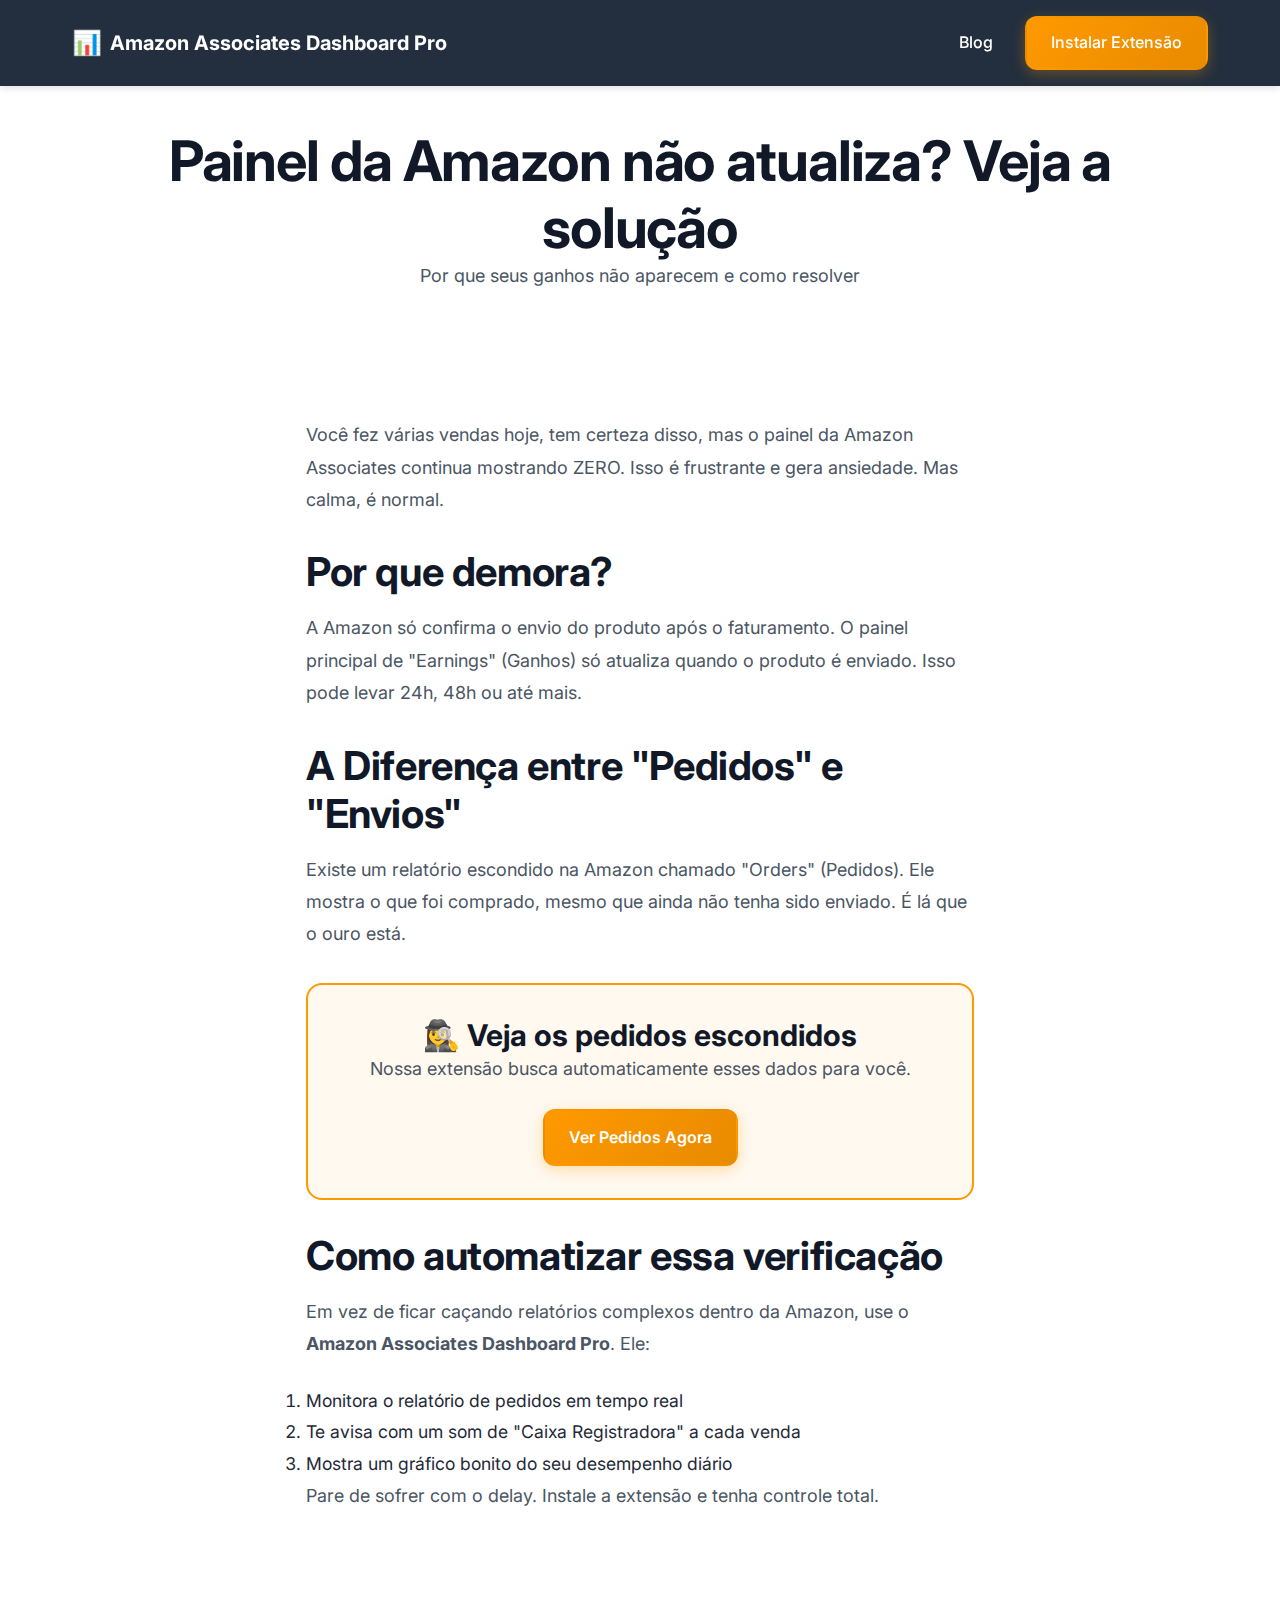
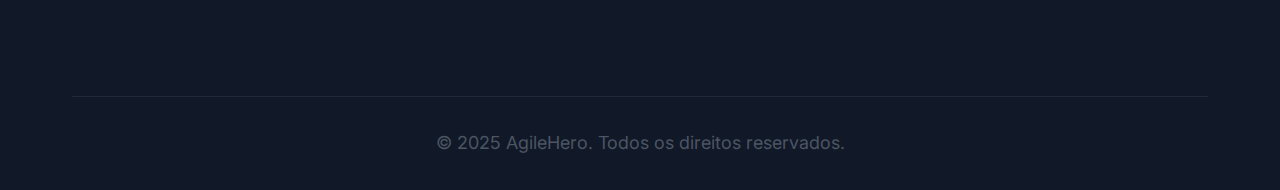
<file: blog/pt-br/fix-amazon-associates-delay.html>
<!DOCTYPE html>
<html lang="pt-BR">
<head>
    <meta charset="UTF-8">
    <meta name="viewport" content="width=device-width, initial-scale=1.0">
    <meta name="description" content="Painel da Amazon não atualiza? Entenda o motivo e veja como resolver esse problema comum entre afiliados.">
    <title>Painel da Amazon não atualiza? Veja a solução - Blog</title>
    <link rel="stylesheet" href="../../styles.css">
    <link href="https://fonts.googleapis.com/css2?family=Inter:wght@300;400;500;600;700;800&display=swap" rel="stylesheet">
    <style>
        .article-header { padding: 8rem 0 4rem; text-align: center; background: var(--bg-light); }
        .article-content { max-width: 700px; margin: 0 auto; padding: 4rem 1rem; font-size: 1.1rem; line-height: 1.8; }
        .article-content h2 { margin-top: 2rem; margin-bottom: 1rem; }
        .article-content p { margin-bottom: 1.5rem; }
        .cta-box { background: #fff9f0; border: 2px solid var(--primary); padding: 2rem; border-radius: 1rem; margin: 2rem 0; text-align: center; }
    </style>
</head>
<body>
    <nav class="nav">
        <div class="container nav-container">
            <div class="logo">
                <span class="logo-icon">📊</span>
                <span class="logo-text">Amazon Associates Dashboard Pro</span>
            </div>
            <div class="nav-links">
                <a href="index.html">Blog</a>
                <a href="../../index.html" class="btn btn-primary">Instalar Extensão</a>
            </div>
        </div>
    </nav>

    <header class="article-header">
        <div class="container">
            <h1>Painel da Amazon não atualiza? Veja a solução</h1>
            <p>Por que seus ganhos não aparecem e como resolver</p>
        </div>
    </header>

    <article class="article-content">
        <p>Você fez várias vendas hoje, tem certeza disso, mas o painel da Amazon Associates continua mostrando ZERO. Isso é frustrante e gera ansiedade. Mas calma, é normal.</p>

        <h2>Por que demora?</h2>
        <p>A Amazon só confirma o envio do produto após o faturamento. O painel principal de "Earnings" (Ganhos) só atualiza quando o produto é enviado. Isso pode levar 24h, 48h ou até mais.</p>

        <h2>A Diferença entre "Pedidos" e "Envios"</h2>
        <p>Existe um relatório escondido na Amazon chamado "Orders" (Pedidos). Ele mostra o que foi comprado, mesmo que ainda não tenha sido enviado. É lá que o ouro está.</p>

        <div class="cta-box">
            <h3>🕵️‍♀️ Veja os pedidos escondidos</h3>
            <p>Nossa extensão busca automaticamente esses dados para você.</p>
            <a href="https://chromewebstore.google.com/detail/amazon-associates-dashboa/lmgafbcblmllgldhgdadahodfaenonhi" class="btn btn-primary">Ver Pedidos Agora</a>
        </div>

        <h2>Como automatizar essa verificação</h2>
        <p>Em vez de ficar caçando relatórios complexos dentro da Amazon, use o <strong>Amazon Associates Dashboard Pro</strong>. Ele:</p>
        <ol>
            <li>Monitora o relatório de pedidos em tempo real</li>
            <li>Te avisa com um som de "Caixa Registradora" a cada venda</li>
            <li>Mostra um gráfico bonito do seu desempenho diário</li>
        </ol>

        <p>Pare de sofrer com o delay. Instale a extensão e tenha controle total.</p>
    </article>

    <footer class="footer">
        <div class="container">
            <div class="footer-bottom">
                <p>&copy; 2025 AgileHero. Todos os direitos reservados.</p>
            </div>
        </div>
    </footer>
</body>
</html>
</file>
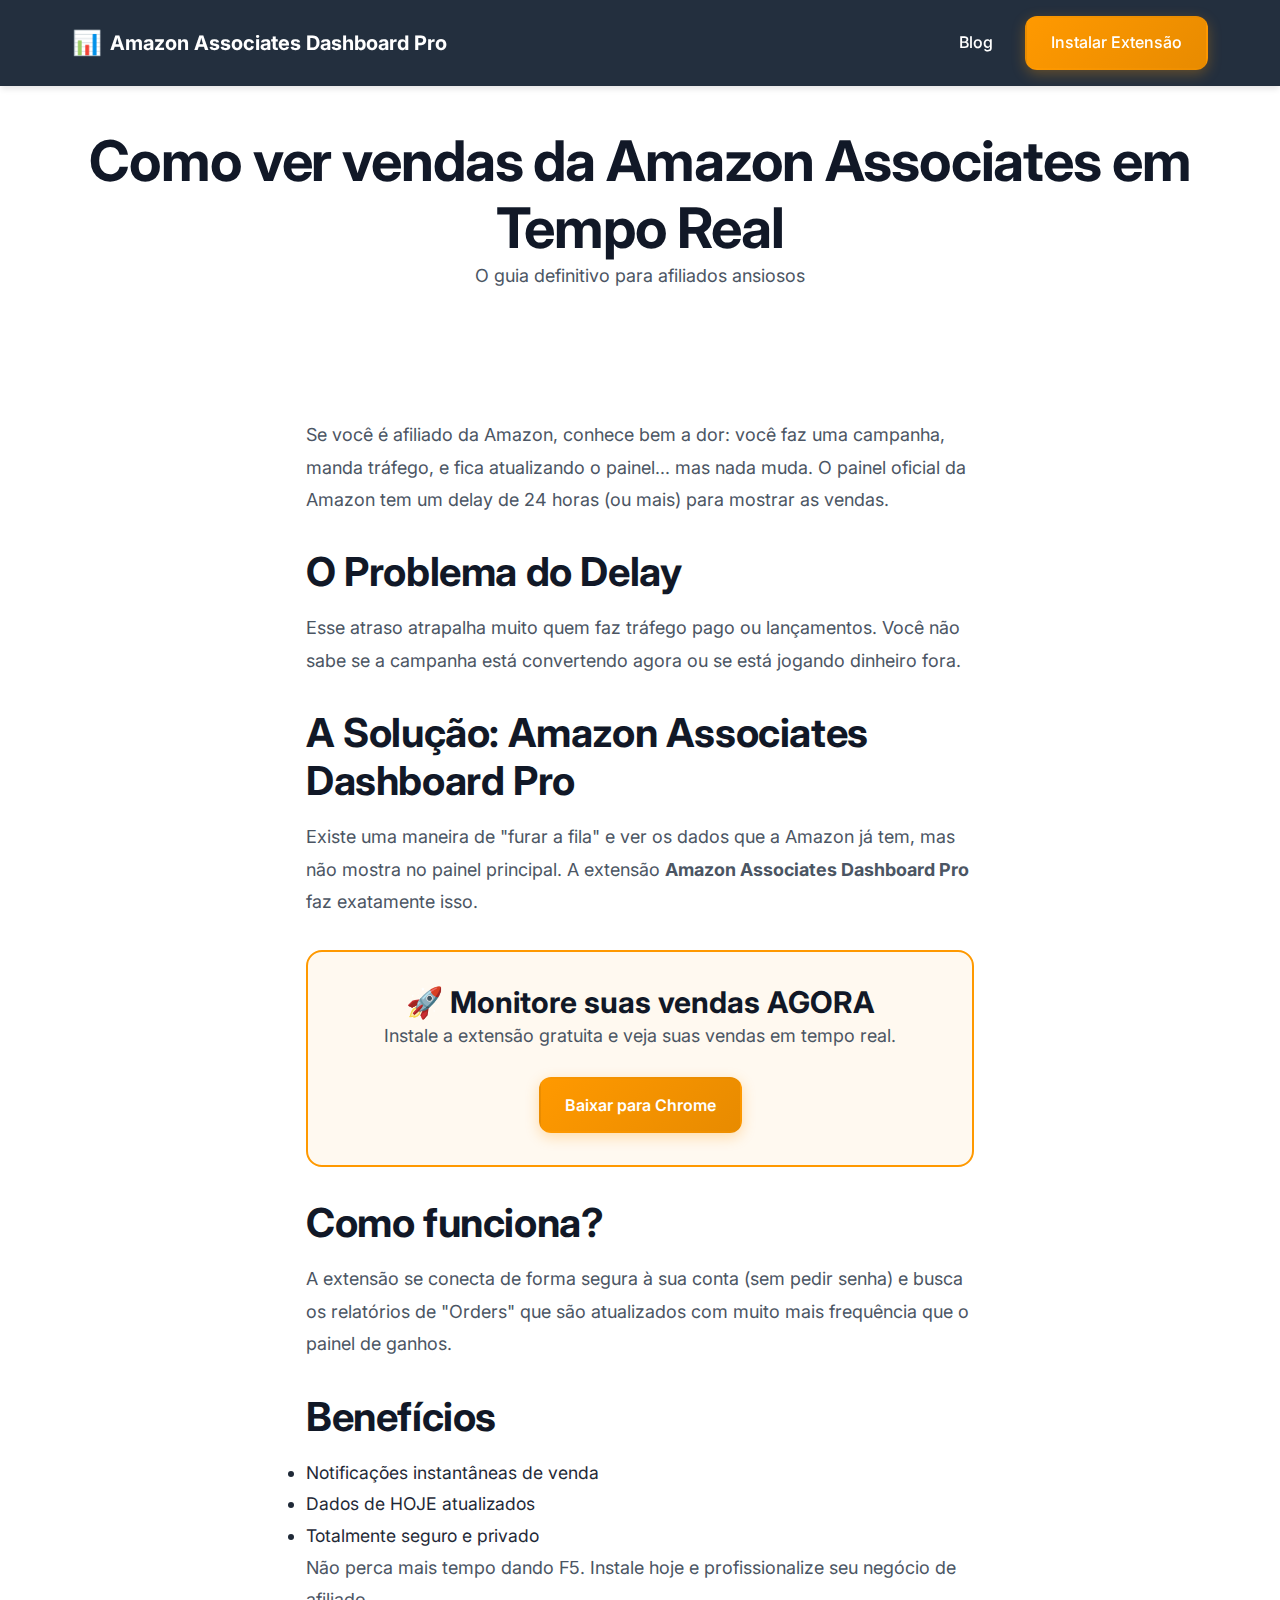
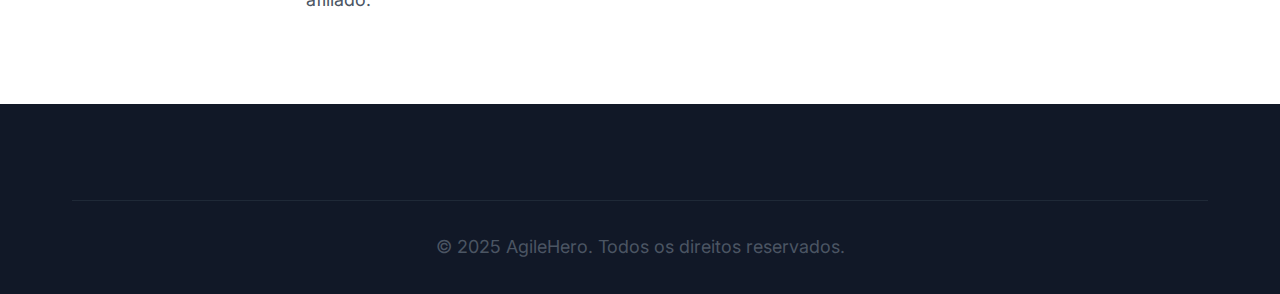
<file: blog/pt-br/real-time-amazon-associates-dashboard.html>
<!DOCTYPE html>
<html lang="pt-BR">
<head>
    <meta charset="UTF-8">
    <meta name="viewport" content="width=device-width, initial-scale=1.0">
    <meta name="description" content="Aprenda como monitorar suas vendas da Amazon Associates em tempo real. Acabe com a ansiedade e veja suas comissões na hora.">
    <title>Como ver vendas da Amazon Associates em Tempo Real - Guia 2025</title>
    <link rel="stylesheet" href="../../styles.css">
    <link href="https://fonts.googleapis.com/css2?family=Inter:wght@300;400;500;600;700;800&display=swap" rel="stylesheet">
    <style>
        .article-header { padding: 8rem 0 4rem; text-align: center; background: var(--bg-light); }
        .article-content { max-width: 700px; margin: 0 auto; padding: 4rem 1rem; font-size: 1.1rem; line-height: 1.8; }
        .article-content h2 { margin-top: 2rem; margin-bottom: 1rem; }
        .article-content p { margin-bottom: 1.5rem; }
        .cta-box { background: #fff9f0; border: 2px solid var(--primary); padding: 2rem; border-radius: 1rem; margin: 2rem 0; text-align: center; }
    </style>
</head>
<body>
    <nav class="nav">
        <div class="container nav-container">
            <div class="logo">
                <span class="logo-icon">📊</span>
                <span class="logo-text">Amazon Associates Dashboard Pro</span>
            </div>
            <div class="nav-links">
                <a href="index.html">Blog</a>
                <a href="../../index.html" class="btn btn-primary">Instalar Extensão</a>
            </div>
        </div>
    </nav>

    <header class="article-header">
        <div class="container">
            <h1>Como ver vendas da Amazon Associates em Tempo Real</h1>
            <p>O guia definitivo para afiliados ansiosos</p>
        </div>
    </header>

    <article class="article-content">
        <p>Se você é afiliado da Amazon, conhece bem a dor: você faz uma campanha, manda tráfego, e fica atualizando o painel... mas nada muda. O painel oficial da Amazon tem um delay de 24 horas (ou mais) para mostrar as vendas.</p>

        <h2>O Problema do Delay</h2>
        <p>Esse atraso atrapalha muito quem faz tráfego pago ou lançamentos. Você não sabe se a campanha está convertendo agora ou se está jogando dinheiro fora.</p>

        <h2>A Solução: Amazon Associates Dashboard Pro</h2>
        <p>Existe uma maneira de "furar a fila" e ver os dados que a Amazon já tem, mas não mostra no painel principal. A extensão <strong>Amazon Associates Dashboard Pro</strong> faz exatamente isso.</p>

        <div class="cta-box">
            <h3>🚀 Monitore suas vendas AGORA</h3>
            <p>Instale a extensão gratuita e veja suas vendas em tempo real.</p>
            <a href="https://chromewebstore.google.com/detail/amazon-associates-dashboa/lmgafbcblmllgldhgdadahodfaenonhi" class="btn btn-primary">Baixar para Chrome</a>
        </div>

        <h2>Como funciona?</h2>
        <p>A extensão se conecta de forma segura à sua conta (sem pedir senha) e busca os relatórios de "Orders" que são atualizados com muito mais frequência que o painel de ganhos.</p>

        <h2>Benefícios</h2>
        <ul>
            <li>Notificações instantâneas de venda</li>
            <li>Dados de HOJE atualizados</li>
            <li>Totalmente seguro e privado</li>
        </ul>

        <p>Não perca mais tempo dando F5. Instale hoje e profissionalize seu negócio de afiliado.</p>
    </article>

    <footer class="footer">
        <div class="container">
            <div class="footer-bottom">
                <p>&copy; 2025 AgileHero. Todos os direitos reservados.</p>
            </div>
        </div>
    </footer>
</body>
</html>
</file>
<file: styles.css>
:root {
    /* Colors */
    --primary: #FF9900;
    --primary-dark: #E88B00;
    --primary-light: #FFB84D;
    --secondary: #232F3E;
    --secondary-light: #37475A;
    --accent: #00A8E1;
    --success: #00D084;
    --danger: #FF4D4F;
    
    /* Neutrals */
    --white: #FFFFFF;
    --gray-50: #F9FAFB;
    --gray-100: #F3F4F6;
    --gray-200: #E5E7EB;
    --gray-300: #D1D5DB;
    --gray-400: #9CA3AF;
    --gray-500: #6B7280;
    --gray-600: #4B5563;
    --gray-700: #374151;
    --gray-800: #1F2937;
    --gray-900: #111827;
    
    /* Spacing */
    --spacing-xs: 0.5rem;
    --spacing-sm: 1rem;
    --spacing-md: 1.5rem;
    --spacing-lg: 2rem;
    --spacing-xl: 3rem;
    --spacing-2xl: 4rem;
    --spacing-3xl: 6rem;
    
    /* Border Radius */
    --radius-sm: 0.375rem;
    --radius-md: 0.5rem;
    --radius-lg: 0.75rem;
    --radius-xl: 1rem;
    --radius-2xl: 1.5rem;
    
    /* Shadows */
    --shadow-sm: 0 1px 2px 0 rgba(0, 0, 0, 0.05);
    --shadow-md: 0 4px 6px -1px rgba(0, 0, 0, 0.1);
    --shadow-lg: 0 10px 15px -3px rgba(0, 0, 0, 0.1);
    --shadow-xl: 0 20px 25px -5px rgba(0, 0, 0, 0.1);
    --shadow-2xl: 0 25px 50px -12px rgba(0, 0, 0, 0.25);
    
    /* Typography */
    --font-sans: 'Inter', -apple-system, BlinkMacSystemFont, 'Segoe UI', Roboto, sans-serif;
}

* {
    margin: 0;
    padding: 0;
    box-sizing: border-box;
}

html {
    scroll-behavior: smooth;
}

body {
    font-family: var(--font-sans);
    color: var(--gray-800);
    line-height: 1.6;
    background-color: var(--white);
    overflow-x: hidden;
}

.container {
    max-width: 1200px;
    margin: 0 auto;
    padding: 0 var(--spacing-lg);
}

/* Typography */
h1, h2, h3, h4, h5, h6 {
    font-weight: 700;
    line-height: 1.2;
    color: var(--gray-900);
}

h1 {
    font-size: 3.5rem;
    letter-spacing: -0.02em;
}

h2 {
    font-size: 2.5rem;
    letter-spacing: -0.01em;
}

h3 {
    font-size: 1.875rem;
}

p {
    font-size: 1.125rem;
    color: var(--gray-600);
}

/* Buttons */
.btn {
    display: inline-flex;
    align-items: center;
    justify-content: center;
    padding: 0.75rem 1.5rem;
    font-size: 1rem;
    font-weight: 600;
    text-decoration: none;
    border-radius: var(--radius-lg);
    cursor: pointer;
    transition: all 0.3s ease;
    border: 2px solid transparent;
    white-space: nowrap;
}

.btn-primary {
    background: linear-gradient(135deg, var(--primary) 0%, var(--primary-dark) 100%);
    color: var(--white);
    box-shadow: 0 4px 14px rgba(255, 153, 0, 0.3);
}

.btn-primary:hover {
    transform: translateY(-2px);
    box-shadow: 0 6px 20px rgba(255, 153, 0, 0.4);
}

.btn-primary-outline {
    background: transparent;
    color: var(--white);
    border-color: var(--white);
}

.btn-primary-outline:hover {
    background: var(--white);
    color: var(--primary);
}

.btn-secondary {
    background: var(--white);
    color: var(--primary);
    border-color: var(--primary);
}

.btn-secondary:hover {
    background: var(--primary);
    color: var(--white);
}

.btn-large {
    padding: 1rem 2rem;
    font-size: 1.125rem;
}

.btn-block {
    width: 100%;
}

/* Navigation */
.nav {
    background: var(--secondary);
    position: fixed;
    top: 0;
    left: 0;
    right: 0;
    z-index: 1000;
    box-shadow: var(--shadow-md);
}

.nav-container {
    display: flex;
    justify-content: space-between;
    align-items: center;
    padding-top: var(--spacing-sm);
    padding-bottom: var(--spacing-sm);
}

.logo {
    display: flex;
    align-items: center;
    gap: var(--spacing-xs);
    font-weight: 700;
    font-size: 1.25rem;
    color: var(--white);
}

.logo-icon {
    font-size: 1.5rem;
}

.nav-links {
    display: flex;
    gap: var(--spacing-lg);
    align-items: center;
}

.nav-links a {
    color: var(--white);
    text-decoration: none;
    font-weight: 500;
    transition: color 0.3s ease;
}

.nav-links a:not(.btn):hover {
    color: var(--primary);
}

/* Language Selector */
.language-selector {
    display: flex;
    gap: 0.25rem;
    background: rgba(255, 255, 255, 0.1);
    padding: 0.25rem;
    border-radius: var(--radius-lg);
    backdrop-filter: blur(10px);
}

.lang-option {
    display: flex;
    align-items: center;
    gap: 0.375rem;
    padding: 0.5rem 0.75rem;
    border-radius: var(--radius-md);
    transition: all 0.3s ease;
    cursor: pointer;
    text-decoration: none !important;
}

.lang-option .flag {
    font-size: 1.25rem;
    line-height: 1;
}

.lang-option .lang-text {
    font-size: 0.875rem;
    font-weight: 600;
    color: var(--gray-300);
    transition: color 0.3s ease;
}

.lang-option:hover {
    background: rgba(255, 255, 255, 0.15);
}

.lang-option:hover .lang-text {
    color: var(--white);
}

.lang-option.active {
    background: var(--primary);
}

.lang-option.active .lang-text {
    color: var(--white);
}

/* Pre-launch Banner */
.prelaunch-banner {
    background: linear-gradient(135deg, #FF9900 0%, #FFB84D 100%);
    padding: 1rem 0;
    position: relative;
    overflow: hidden;
}

.prelaunch-banner::before {
    content: '';
    position: absolute;
    top: 0;
    left: 0;
    right: 0;
    bottom: 0;
    background: repeating-linear-gradient(
        45deg,
        transparent,
        transparent 10px,
        rgba(255, 255, 255, 0.05) 10px,
        rgba(255, 255, 255, 0.05) 20px
    );
    pointer-events: none;
}

.prelaunch-content {
    display: flex;
    align-items: center;
    justify-content: center;
    gap: 1rem;
    position: relative;
    z-index: 1;
    text-align: center;
    flex-wrap: wrap;
}

.prelaunch-icon {
    font-size: 1.5rem;
    animation: bounce 2s infinite;
}

@keyframes bounce {
    0%, 100% { transform: translateY(0); }
    50% { transform: translateY(-5px); }
}

.prelaunch-text {
    color: var(--secondary);
    font-size: 1rem;
    line-height: 1.4;
    max-width: 900px;
}

.prelaunch-text strong {
    font-weight: 700;
}

.prelaunch-highlight {
    display: inline-block;
    background: rgba(35, 47, 62, 0.1);
    padding: 0.125rem 0.5rem;
    border-radius: 0.25rem;
    font-weight: 600;
}

/* Pre-launch Pricing Notice */
.prelaunch-pricing-notice {
    background: linear-gradient(135deg, rgba(255, 153, 0, 0.1) 0%, rgba(255, 184, 77, 0.1) 100%);
    border: 2px solid var(--primary);
    border-radius: var(--radius-xl);
    padding: var(--spacing-lg);
    margin-bottom: var(--spacing-xl);
}

.prelaunch-pricing-content {
    text-align: center;
}

.prelaunch-pricing-content h3 {
    color: var(--secondary);
    margin-bottom: var(--spacing-sm);
    font-size: 1.5rem;
}

.prelaunch-pricing-content p {
    color: var(--gray-700);
    margin-bottom: var(--spacing-sm);
    font-size: 1rem;
}

.prelaunch-regions {
    background: rgba(255, 153, 0, 0.1);
    padding: var(--spacing-sm);
    border-radius: var(--radius-md);
    font-size: 0.875rem;
    margin-top: var(--spacing-sm);
}

/* Hero Section */
.hero {
    background: linear-gradient(135deg, var(--secondary) 0%, var(--secondary-light) 100%);
    padding-top: 8rem;
    padding-bottom: 6rem;
    position: relative;
    overflow: hidden;
}

.hero::before {
    content: '';
    position: absolute;
    top: 0;
    left: 0;
    right: 0;
    bottom: 0;
    background: radial-gradient(circle at 20% 50%, rgba(255, 153, 0, 0.1) 0%, transparent 50%),
                radial-gradient(circle at 80% 80%, rgba(0, 168, 225, 0.1) 0%, transparent 50%);
    pointer-events: none;
}

.hero-content {
    display: grid;
    grid-template-columns: 1fr 1fr;
    gap: var(--spacing-3xl);
    align-items: center;
    position: relative;
    z-index: 1;
}

.hero-title {
    color: var(--white);
    margin-bottom: var(--spacing-md);
    line-height: 1.1;
}

.hero-subtitle {
    color: var(--gray-300);
    font-size: 1.25rem;
    margin-bottom: var(--spacing-xl);
    line-height: 1.6;
}

.hero-subtitle strong {
    color: var(--primary-light);
}

.hero-cta {
    display: flex;
    gap: var(--spacing-md);
    margin-bottom: var(--spacing-xl);
    flex-wrap: wrap;
}

.hero-stats {
    display: flex;
    gap: var(--spacing-xl);
}

.stat {
    display: flex;
    flex-direction: column;
}

.stat-number {
    font-size: 2rem;
    font-weight: 800;
    color: var(--primary);
}

.stat-label {
    color: var(--gray-400);
    font-size: 0.875rem;
    text-transform: uppercase;
    letter-spacing: 0.05em;
}

/* Browser Mockup */
.browser-mockup {
    background: var(--white);
    border-radius: var(--radius-xl);
    box-shadow: var(--shadow-2xl);
    overflow: hidden;
    transform: perspective(1000px) rotateY(-5deg);
    transition: transform 0.3s ease;
}

.browser-mockup:hover {
    transform: perspective(1000px) rotateY(0deg);
}

.browser-header {
    background: var(--gray-100);
    padding: var(--spacing-sm);
    display: flex;
    align-items: center;
    gap: var(--spacing-sm);
    border-bottom: 1px solid var(--gray-200);
}

.browser-buttons {
    display: flex;
    gap: 0.5rem;
}

.dot {
    width: 12px;
    height: 12px;
    border-radius: 50%;
}

.dot.red { background: #FF5F56; }
.dot.yellow { background: #FFBD2E; }
.dot.green { background: #27C93F; }

.browser-url {
    flex: 1;
    background: var(--white);
    padding: 0.25rem 0.75rem;
    border-radius: var(--radius-sm);
    font-size: 0.75rem;
    color: var(--gray-500);
    text-align: center;
}

.browser-content {
    padding: var(--spacing-lg);
    background: linear-gradient(to bottom, var(--gray-50) 0%, var(--white) 100%);
}

.dashboard-preview {
    background: var(--white);
    border-radius: var(--radius-lg);
    padding: var(--spacing-lg);
    box-shadow: var(--shadow-md);
    margin-bottom: var(--spacing-md);
}

.preview-header {
    display: flex;
    justify-content: space-between;
    align-items: center;
    margin-bottom: var(--spacing-md);
}

.preview-header h3 {
    font-size: 1.125rem;
    color: var(--gray-900);
}

.preview-badge {
    background: linear-gradient(135deg, var(--success) 0%, #00B878 100%);
    color: var(--white);
    padding: 0.25rem 0.75rem;
    border-radius: var(--radius-md);
    font-size: 0.75rem;
    font-weight: 600;
    text-transform: uppercase;
    letter-spacing: 0.05em;
}

.preview-amount {
    font-size: 2.5rem;
    font-weight: 800;
    color: var(--success);
    margin-bottom: 0.5rem;
}

.preview-items {
    color: var(--gray-500);
    margin-bottom: var(--spacing-lg);
}

.preview-chart {
    display: flex;
    gap: 0.5rem;
    align-items: flex-end;
    height: 80px;
}

.chart-bar {
    flex: 1;
    background: linear-gradient(to top, var(--primary) 0%, var(--primary-light) 100%);
    border-radius: var(--radius-sm);
    min-height: 20%;
    transition: all 0.3s ease;
}

.chart-bar:hover {
    opacity: 0.8;
}

.notification-preview {
    animation: slideIn 0.5s ease;
}

@keyframes slideIn {
    from {
        transform: translateX(100%);
        opacity: 0;
    }
    to {
        transform: translateX(0);
        opacity: 1;
    }
}

.notification {
    background: var(--white);
    border-radius: var(--radius-lg);
    padding: var(--spacing-md);
    box-shadow: var(--shadow-lg);
    display: flex;
    gap: var(--spacing-md);
    align-items: center;
    border-left: 4px solid var(--success);
}

.notification-icon {
    font-size: 2rem;
}

.notification-content strong {
    display: block;
    color: var(--gray-900);
    margin-bottom: 0.25rem;
}

.notification-content p {
    color: var(--gray-600);
    font-size: 0.875rem;
    margin: 0;
}

/* Hero Wave */
.hero-wave {
    position: absolute;
    bottom: -1px;
    left: 0;
    width: 100%;
    overflow: hidden;
    line-height: 0;
}

.hero-wave svg {
    position: relative;
    display: block;
    width: calc(100% + 1.3px);
    height: 60px;
    fill: var(--white);
}

/* Problem Section */
.problem-section {
    padding: var(--spacing-3xl) 0;
    background: var(--gray-50);
}

.section-title {
    text-align: center;
    margin-bottom: var(--spacing-xl);
}

.problem-grid {
    display: grid;
    grid-template-columns: repeat(auto-fit, minmax(300px, 1fr));
    gap: var(--spacing-lg);
    margin-top: var(--spacing-xl);
}

.problem-card {
    background: var(--white);
    padding: var(--spacing-xl);
    border-radius: var(--radius-xl);
    text-align: center;
    box-shadow: var(--shadow-md);
    transition: transform 0.3s ease;
}

.problem-card:hover {
    transform: translateY(-5px);
}

.problem-icon {
    font-size: 4rem;
    margin-bottom: var(--spacing-md);
}

.problem-card h3 {
    margin-bottom: var(--spacing-sm);
    font-size: 1.5rem;
}

.problem-card p {
    color: var(--gray-600);
}

/* Features Section */
.features-section {
    padding: var(--spacing-3xl) 0;
}

.section-header {
    text-align: center;
    margin-bottom: var(--spacing-3xl);
}

.section-subtitle {
    font-size: 1.25rem;
    color: var(--gray-500);
    margin-top: var(--spacing-sm);
}

.features-grid {
    display: grid;
    grid-template-columns: repeat(auto-fit, minmax(350px, 1fr));
    gap: var(--spacing-lg);
}

.feature-card {
    background: var(--white);
    padding: var(--spacing-xl);
    border-radius: var(--radius-xl);
    border: 2px solid var(--gray-200);
    transition: all 0.3s ease;
    position: relative;
}

.feature-card:hover {
    border-color: var(--primary);
    transform: translateY(-5px);
    box-shadow: var(--shadow-xl);
}

.feature-card.featured {
    background: linear-gradient(135deg, #FFF5E6 0%, #FFFFFF 100%);
    border-color: var(--primary);
}

.feature-badge {
    position: absolute;
    top: var(--spacing-md);
    right: var(--spacing-md);
    background: linear-gradient(135deg, var(--primary) 0%, var(--primary-dark) 100%);
    color: var(--white);
    padding: 0.375rem 0.75rem;
    border-radius: var(--radius-md);
    font-size: 0.75rem;
    font-weight: 700;
    text-transform: uppercase;
    letter-spacing: 0.05em;
}

.feature-icon {
    font-size: 3rem;
    margin-bottom: var(--spacing-md);
    display: block;
}

.feature-card h3 {
    margin-bottom: var(--spacing-sm);
    font-size: 1.5rem;
}

.feature-card p {
    color: var(--gray-600);
    line-height: 1.6;
}

/* How It Works */
.how-it-works {
    padding: var(--spacing-3xl) 0;
    background: var(--gray-50);
}

.steps {
    display: flex;
    justify-content: center;
    align-items: center;
    gap: var(--spacing-lg);
    margin: var(--spacing-3xl) 0;
    flex-wrap: wrap;
}

.step {
    flex: 1;
    min-width: 250px;
    background: var(--white);
    padding: var(--spacing-xl);
    border-radius: var(--radius-xl);
    text-align: center;
    box-shadow: var(--shadow-md);
}

.step-number {
    width: 60px;
    height: 60px;
    background: linear-gradient(135deg, var(--primary) 0%, var(--primary-dark) 100%);
    color: var(--white);
    border-radius: 50%;
    display: flex;
    align-items: center;
    justify-content: center;
    font-size: 1.5rem;
    font-weight: 800;
    margin: 0 auto var(--spacing-md);
}

.step-content h3 {
    margin-bottom: var(--spacing-sm);
    font-size: 1.25rem;
}

.step-content p {
    color: var(--gray-600);
    font-size: 1rem;
}

.step-arrow {
    font-size: 2rem;
    color: var(--primary);
    font-weight: 800;
}

.tech-note {
    background: var(--primary-light);
    background: linear-gradient(135deg, #FFF5E6 0%, #FFE6B3 100%);
    border-left: 4px solid var(--primary);
    padding: var(--spacing-lg);
    border-radius: var(--radius-lg);
    margin-top: var(--spacing-xl);
}

.tech-note strong {
    color: var(--primary-dark);
}

/* Pricing Section */
.pricing-section {
    padding: var(--spacing-2xl) 0;
}

.pricing-toggle {
    display: flex;
    justify-content: center;
    align-items: center;
    gap: var(--spacing-md);
    margin-bottom: var(--spacing-xl);
}

.toggle-label {
    font-weight: 600;
    color: var(--gray-500);
    cursor: pointer;
    transition: color 0.3s ease;
}

.toggle-label.active {
    color: var(--gray-900);
}

.save-badge {
    background: var(--success);
    color: var(--white);
    padding: 0.25rem 0.5rem;
    border-radius: var(--radius-sm);
    font-size: 0.75rem;
    margin-left: 0.5rem;
}

.switch {
    position: relative;
    display: inline-block;
    width: 60px;
    height: 34px;
}

.switch input {
    opacity: 0;
    width: 0;
    height: 0;
}

.slider {
    position: absolute;
    cursor: pointer;
    top: 0;
    left: 0;
    right: 0;
    bottom: 0;
    background-color: var(--gray-300);
    transition: 0.4s;
    border-radius: 34px;
}

.slider:before {
    position: absolute;
    content: "";
    height: 26px;
    width: 26px;
    left: 4px;
    bottom: 4px;
    background-color: white;
    transition: 0.4s;
    border-radius: 50%;
}

input:checked + .slider {
    background-color: var(--primary);
}

input:checked + .slider:before {
    transform: translateX(26px);
}

.pricing-grid {
    display: grid;
    grid-template-columns: repeat(auto-fit, minmax(350px, 1fr));
    gap: var(--spacing-lg);
    max-width: 900px;
    margin: 0 auto;
}

.pricing-card {
    background: var(--white);
    border: 2px solid var(--gray-200);
    border-radius: var(--radius-xl);
    padding: var(--spacing-lg);
    position: relative;
    transition: all 0.3s ease;
}

.pricing-card:hover {
    border-color: var(--primary);
    transform: translateY(-5px);
    box-shadow: var(--shadow-xl);
}

.pricing-card.featured {
    background: linear-gradient(135deg, #FFF5E6 0%, #FFFFFF 100%);
    border-color: var(--primary);
    border-width: 3px;
    transform: scale(1.05);
}

.pricing-card.featured:hover {
    transform: scale(1.05) translateY(-5px);
}

.pricing-badge {
    position: absolute;
    top: -15px;
    left: 50%;
    transform: translateX(-50%);
    background: linear-gradient(135deg, var(--primary) 0%, var(--primary-dark) 100%);
    color: var(--white);
    padding: 0.5rem 1rem;
    border-radius: var(--radius-lg);
    font-size: 0.875rem;
    font-weight: 700;
    text-transform: uppercase;
    letter-spacing: 0.05em;
    box-shadow: var(--shadow-md);
}

.pricing-header {
    text-align: center;
    padding-bottom: var(--spacing-md);
    border-bottom: 2px solid var(--gray-200);
    margin-bottom: var(--spacing-md);
}

.pricing-header h3 {
    font-size: 1.5rem;
    margin-bottom: var(--spacing-sm);
    text-transform: uppercase;
    letter-spacing: 0.05em;
}

.price {
    display: flex;
    align-items: baseline;
    justify-content: center;
    gap: 0.25rem;
    margin-bottom: var(--spacing-sm);
}

.price-currency {
    font-size: 1.5rem;
    font-weight: 600;
    color: var(--gray-600);
}

.price-amount {
    font-size: 3.5rem;
    font-weight: 800;
    color: var(--gray-900);
}

.price-period {
    font-size: 1.25rem;
    color: var(--gray-500);
}

.price-note {
    color: var(--gray-500);
    font-size: 0.875rem;
}

.pricing-features {
    list-style: none;
    margin-bottom: var(--spacing-lg);
}

.pricing-features li {
    padding: 0.375rem 0;
    font-size: 0.9375rem;
    line-height: 1.5;
}

.pricing-features .included {
    color: var(--gray-700);
}

.pricing-features .not-included {
    color: var(--gray-400);
}

.pricing-features .highlight {
    font-weight: 600;
    color: var(--gray-900);
}

.money-back {
    text-align: center;
    margin-top: var(--spacing-md);
    color: var(--gray-500);
    font-size: 0.875rem;
}

.early-bird-banner {
    background: linear-gradient(135deg, var(--secondary) 0%, var(--secondary-light) 100%);
    border-radius: var(--radius-2xl);
    padding: var(--spacing-lg);
    margin-top: var(--spacing-xl);
    color: var(--white);
    box-shadow: var(--shadow-xl);
}

.early-bird-content h3 {
    color: var(--white);
    text-align: center;
    margin-bottom: var(--spacing-sm);
    font-size: 1.5rem;
}

.early-bird-content > p {
    text-align: center;
    color: var(--gray-300);
    font-size: 1rem;
    margin-bottom: var(--spacing-md);
}

.coupon-code {
    background: rgba(255, 153, 0, 0.2);
    color: var(--primary-light);
    padding: 0.25rem 0.75rem;
    border-radius: var(--radius-sm);
    font-family: 'Courier New', monospace;
    font-weight: 700;
    font-size: 1.25rem;
}

.early-bird-examples {
    display: flex;
    gap: var(--spacing-md);
    justify-content: center;
    margin-bottom: var(--spacing-md);
    flex-wrap: wrap;
}

.example {
    background: rgba(255, 255, 255, 0.1);
    padding: var(--spacing-sm);
    border-radius: var(--radius-lg);
    backdrop-filter: blur(10px);
}

.example strong {
    color: var(--primary-light);
}

.lock-price {
    text-align: center;
    background: rgba(0, 208, 132, 0.2);
    padding: var(--spacing-sm);
    border-radius: var(--radius-lg);
    border: 2px solid var(--success);
    font-size: 0.9375rem;
}

.lock-price strong {
    color: var(--success);
}

/* Social Proof */
.social-proof {
    padding: var(--spacing-3xl) 0;
    background: var(--gray-50);
}

.testimonials {
    display: grid;
    grid-template-columns: repeat(auto-fit, minmax(300px, 1fr));
    gap: var(--spacing-lg);
    margin-top: var(--spacing-xl);
}

.testimonial {
    background: var(--white);
    padding: var(--spacing-xl);
    border-radius: var(--radius-xl);
    box-shadow: var(--shadow-md);
}

.testimonial-stars {
    font-size: 1.25rem;
    margin-bottom: var(--spacing-md);
}

.testimonial-text {
    font-style: italic;
    color: var(--gray-700);
    margin-bottom: var(--spacing-lg);
    line-height: 1.6;
}

.testimonial-author {
    display: flex;
    align-items: center;
    gap: var(--spacing-md);
}

.author-avatar {
    width: 50px;
    height: 50px;
    border-radius: 50%;
    background: linear-gradient(135deg, var(--primary) 0%, var(--primary-dark) 100%);
    color: var(--white);
    display: flex;
    align-items: center;
    justify-content: center;
    font-size: 1.5rem;
    font-weight: 700;
}

.author-info strong {
    display: block;
    color: var(--gray-900);
}

.author-info span {
    color: var(--gray-500);
    font-size: 0.875rem;
}

/* FAQ Section */
.faq-section {
    padding: var(--spacing-3xl) 0;
}

.faq-grid {
    display: grid;
    grid-template-columns: repeat(auto-fit, minmax(500px, 1fr));
    gap: var(--spacing-lg);
    margin-top: var(--spacing-xl);
}

.faq-item {
    background: var(--white);
    padding: var(--spacing-xl);
    border-radius: var(--radius-xl);
    border: 2px solid var(--gray-200);
    transition: all 0.3s ease;
}

.faq-item:hover {
    border-color: var(--primary);
    box-shadow: var(--shadow-md);
}

.faq-question {
    color: var(--gray-900);
    margin-bottom: var(--spacing-md);
    font-size: 1.25rem;
}

.faq-answer {
    color: var(--gray-600);
    line-height: 1.7;
}

/* CTA Section */
.cta-section {
    padding: var(--spacing-3xl) 0;
    background: linear-gradient(135deg, var(--secondary) 0%, var(--secondary-light) 100%);
    position: relative;
    overflow: hidden;
}

.cta-section::before {
    content: '';
    position: absolute;
    top: 0;
    left: 0;
    right: 0;
    bottom: 0;
    background: radial-gradient(circle at 50% 50%, rgba(255, 153, 0, 0.15) 0%, transparent 70%);
    pointer-events: none;
}

.cta-content {
    text-align: center;
    position: relative;
    z-index: 1;
}

.cta-content h2 {
    color: var(--white);
    font-size: 3rem;
    margin-bottom: var(--spacing-md);
}

.cta-content > p {
    color: var(--gray-300);
    font-size: 1.25rem;
    margin-bottom: var(--spacing-xl);
}

.cta-buttons {
    display: flex;
    gap: var(--spacing-md);
    justify-content: center;
    margin-bottom: var(--spacing-xl);
    flex-wrap: wrap;
}

.cta-features {
    display: flex;
    gap: var(--spacing-xl);
    justify-content: center;
    margin-bottom: var(--spacing-lg);
    flex-wrap: wrap;
}

.cta-feature {
    display: flex;
    align-items: center;
    gap: var(--spacing-sm);
    color: var(--gray-300);
    font-size: 1.125rem;
}

.cta-icon {
    font-size: 1.5rem;
}

.cta-note {
    color: var(--primary-light);
    font-size: 1.25rem;
    margin-top: var(--spacing-lg);
}

/* Footer */
.footer {
    background: var(--gray-900);
    color: var(--gray-400);
    padding: var(--spacing-3xl) 0 var(--spacing-lg);
}

.footer-content {
    display: grid;
    grid-template-columns: 1.5fr repeat(3, 1fr);
    gap: var(--spacing-lg);
    margin-bottom: var(--spacing-xl);
}

.footer-brand .logo {
    margin-bottom: var(--spacing-md);
}

.footer-brand p {
    color: var(--gray-500);
}

.footer-column h4 {
    color: var(--white);
    margin-bottom: var(--spacing-md);
    font-size: 1rem;
}

.footer-column a {
    display: block;
    color: var(--gray-400);
    text-decoration: none;
    margin-bottom: var(--spacing-sm);
    transition: color 0.3s ease;
}

.footer-column a:hover {
    color: var(--primary);
}

.footer-bottom {
    border-top: 1px solid var(--gray-800);
    padding-top: var(--spacing-lg);
    text-align: center;
}

.footer-disclaimer {
    font-size: 0.875rem;
    color: var(--gray-600);
    margin-top: var(--spacing-sm);
}

/* Responsive Design */
@media (max-width: 1024px) {
    h1 {
        font-size: 2.5rem;
    }
    
    h2 {
        font-size: 2rem;
    }
    
    .hero-content {
        grid-template-columns: 1fr;
        gap: var(--spacing-xl);
    }
    
    .hero-image {
        max-width: 500px;
        margin: 0 auto;
    }
    
    .features-grid {
        grid-template-columns: 1fr;
    }
    
    .footer-content {
        grid-template-columns: 1fr repeat(3, 1fr);
        gap: var(--spacing-md);
    }
}

@media (max-width: 768px) {
    .nav-links {
        display: none;
    }
    
    .language-selector {
        position: fixed;
        bottom: var(--spacing-lg);
        right: var(--spacing-lg);
        z-index: 1000;
        box-shadow: var(--shadow-xl);
    }
    
    .prelaunch-text {
        font-size: 0.875rem;
    }
    
    .prelaunch-icon {
        font-size: 1.25rem;
    }
    
    h1 {
        font-size: 2rem;
    }
    
    .hero {
        padding-top: 6rem;
    }
    
    .hero-cta {
        flex-direction: column;
    }
    
    .hero-stats {
        gap: var(--spacing-md);
    }
    
    .problem-grid,
    .pricing-grid,
    .faq-grid {
        grid-template-columns: 1fr;
    }
    
    .steps {
        flex-direction: column;
    }
    
    .step-arrow {
        transform: rotate(90deg);
    }
    
    .footer-content {
        grid-template-columns: 1fr;
    }
    
    .pricing-card.featured {
        transform: scale(1);
    }
    
    .pricing-card.featured:hover {
        transform: scale(1) translateY(-5px);
    }
}

@media (max-width: 480px) {
    .container {
        padding: 0 var(--spacing-md);
    }
    
    h1 {
        font-size: 1.75rem;
    }
    
    h2 {
        font-size: 1.5rem;
    }
    
    .btn-large {
        padding: 0.875rem 1.5rem;
        font-size: 1rem;
    }
    
    .browser-mockup {
        transform: none;
    }
    
    .preview-amount {
        font-size: 2rem;
    }
    
    .price-amount {
        font-size: 2.5rem;
    }
}

/* Animations */
@keyframes fadeInUp {
    from {
        opacity: 0;
        transform: translateY(30px);
    }
    to {
        opacity: 1;
        transform: translateY(0);
    }
}

.hero-content,
.section-header,
.feature-card,
.step,
.pricing-card,
.testimonial,
.faq-item {
    animation: fadeInUp 0.6s ease-out;
}

/* Utility Classes */
.text-center {
    text-align: center;
}

.mt-1 { margin-top: var(--spacing-sm); }
.mt-2 { margin-top: var(--spacing-md); }
.mt-3 { margin-top: var(--spacing-lg); }
.mt-4 { margin-top: var(--spacing-xl); }

.mb-1 { margin-bottom: var(--spacing-sm); }
.mb-2 { margin-bottom: var(--spacing-md); }
.mb-3 { margin-bottom: var(--spacing-lg); }
.mb-4 { margin-bottom: var(--spacing-xl); }
</file>
